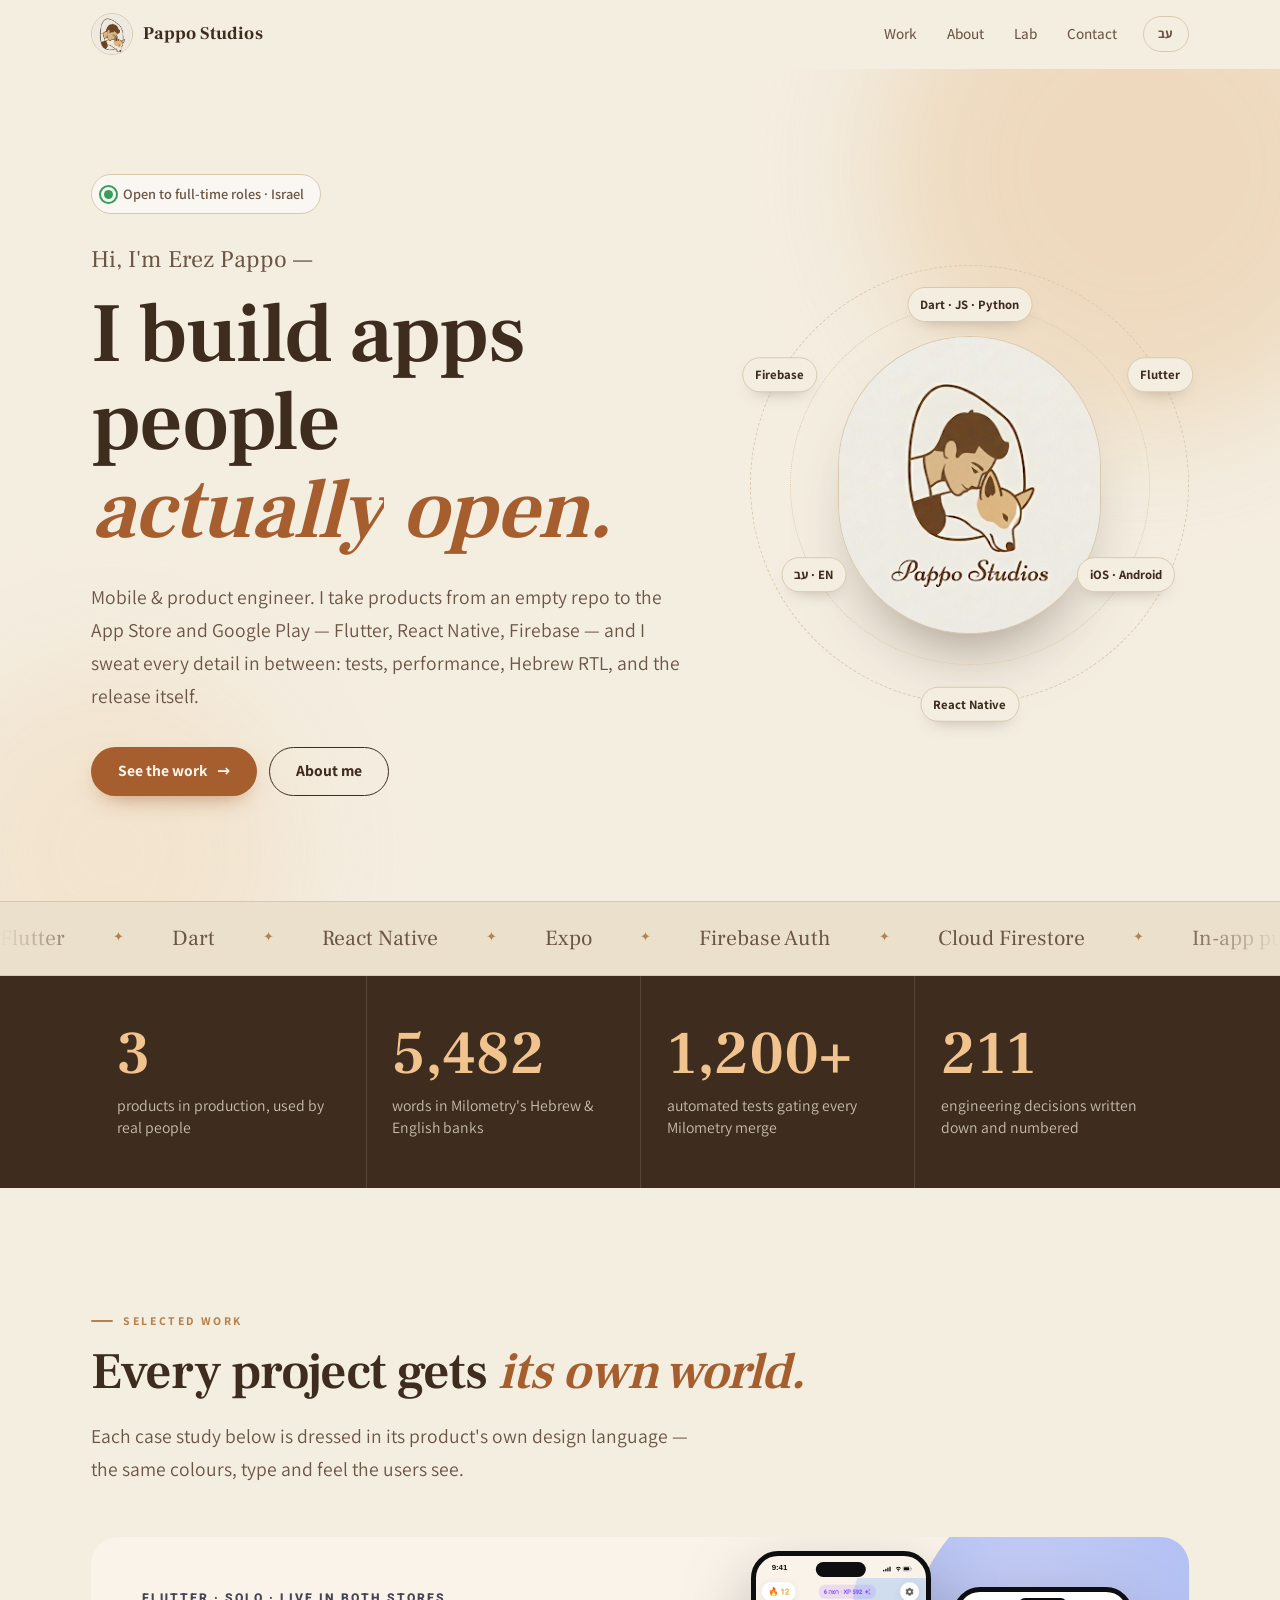
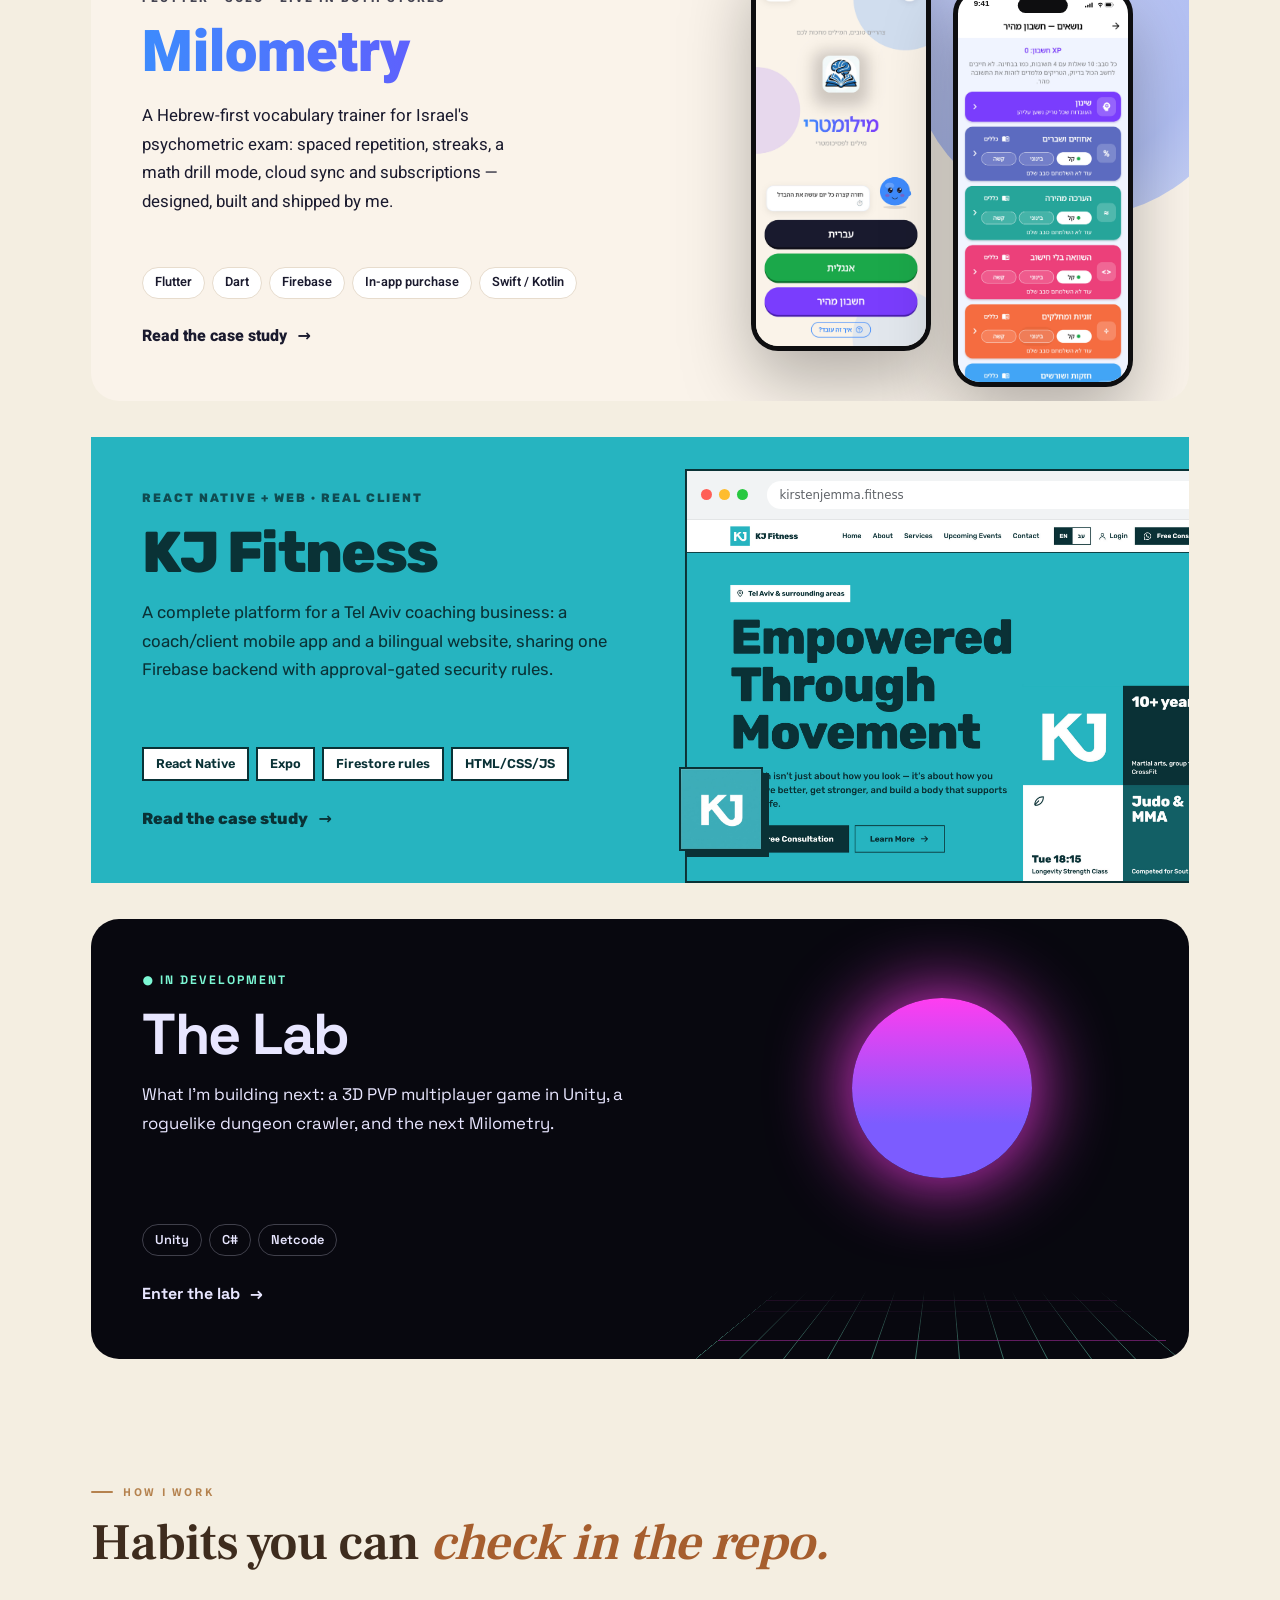
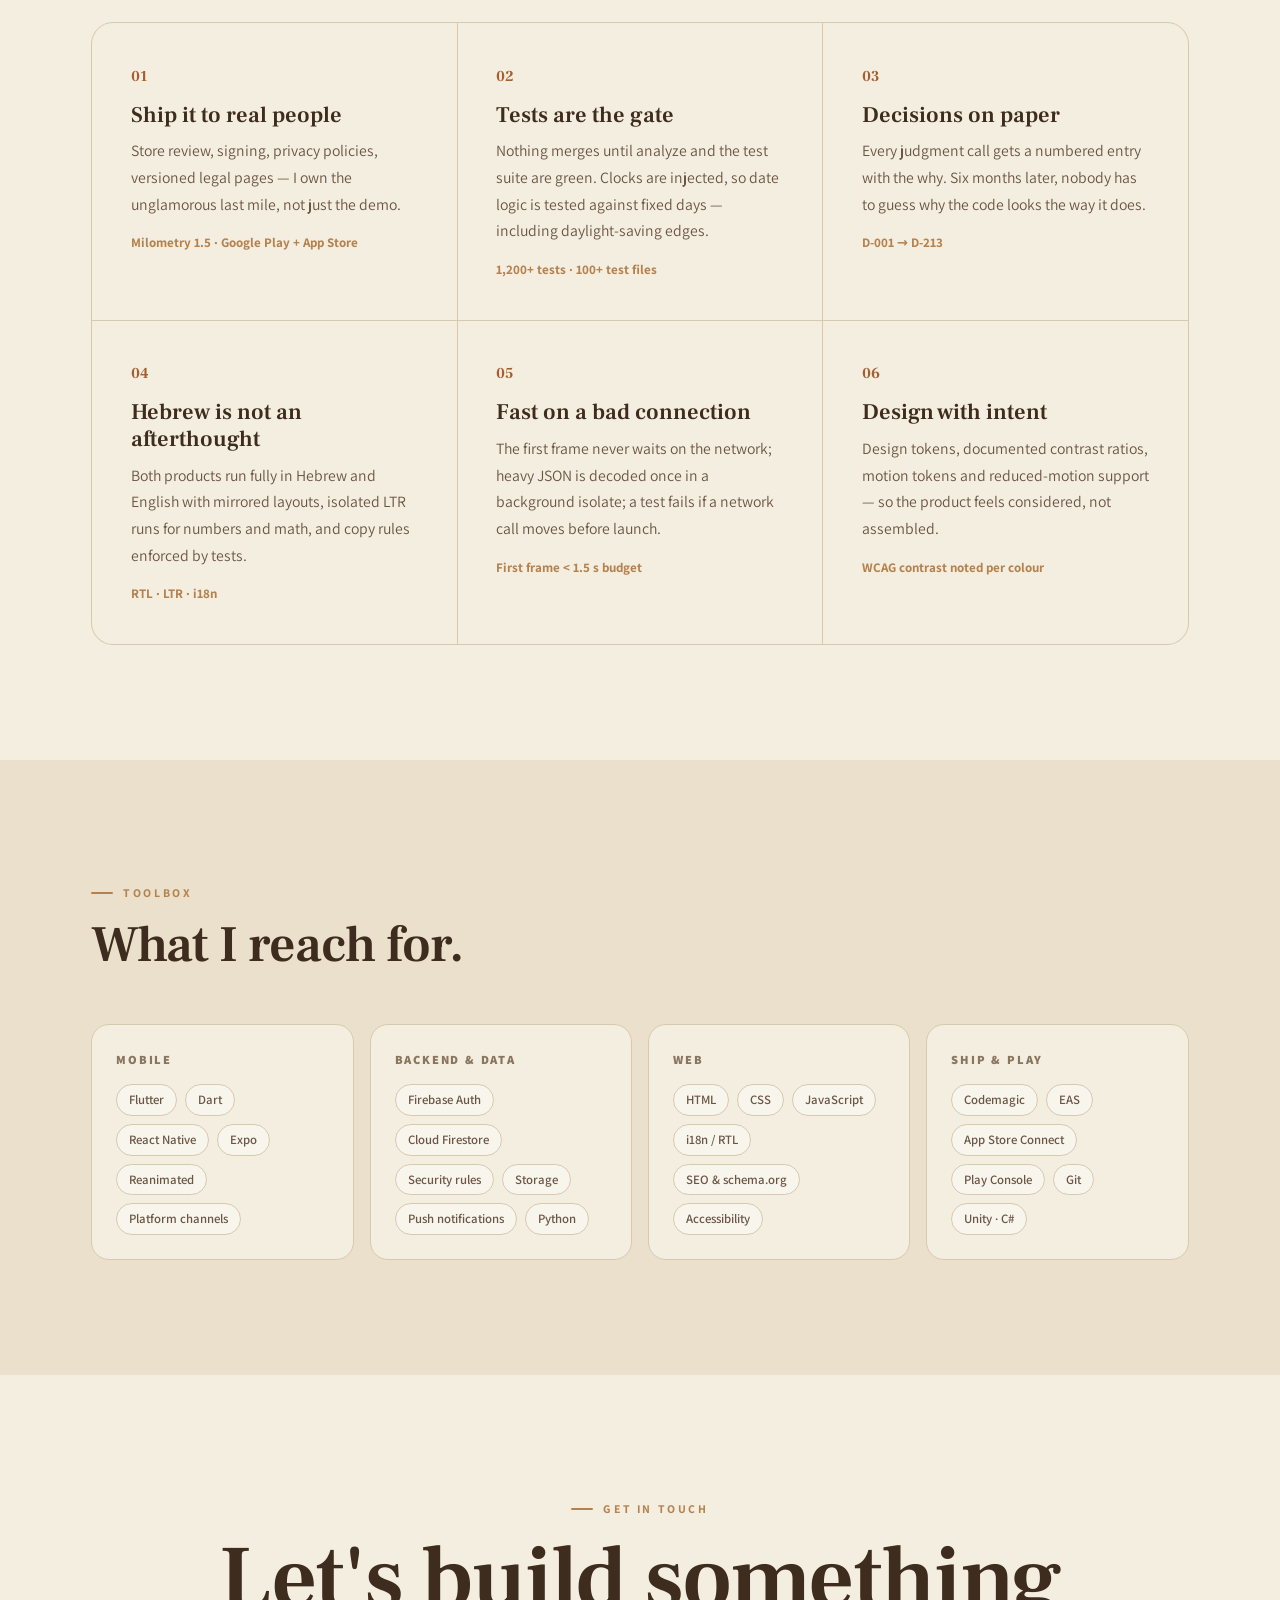
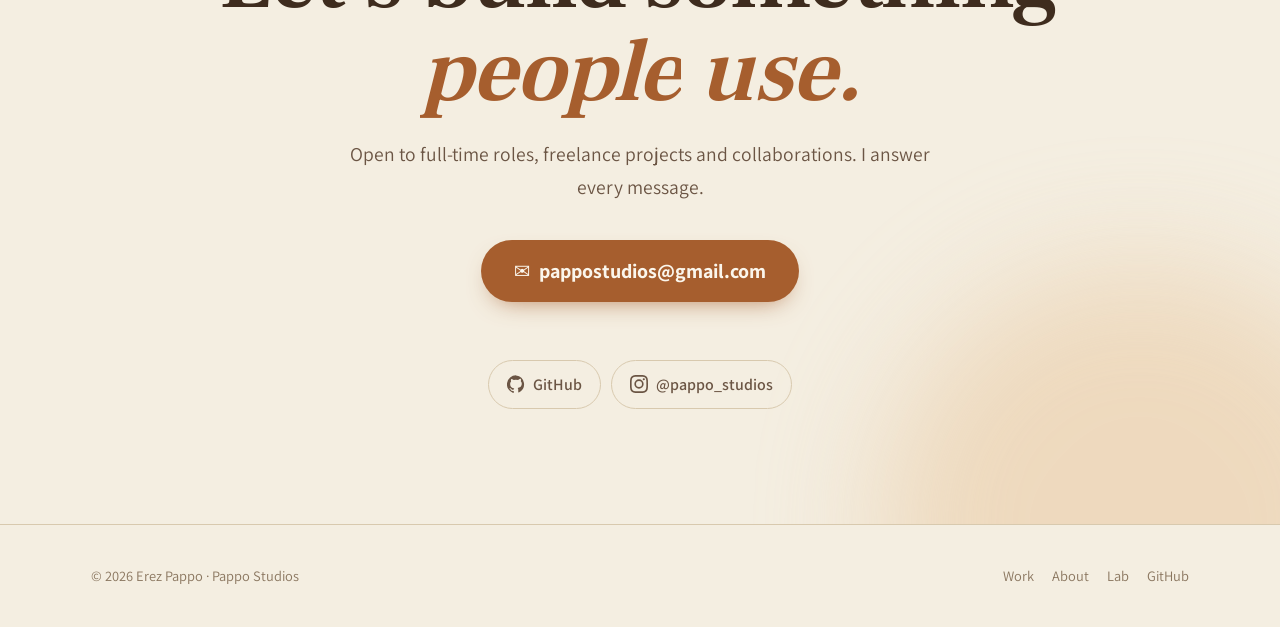
<file: index.html>
<!DOCTYPE html>
<html lang="en" dir="ltr" data-lang="en">
<head>
    <meta charset="UTF-8">
    <meta name="viewport" content="width=device-width, initial-scale=1.0">
    <title>Erez Pappo — Mobile &amp; Product Engineer · Pappo Studios</title>
    <meta name="description" content="Erez Pappo builds and ships mobile apps end to end: Milometry (Flutter, live on Google Play and the App Store) and the KJ Fitness coaching platform (React Native + web, Firebase).">
    <meta name="google-site-verification" content="IaIan8TqYWaDXuc7kkfUvZFAm7i82vRH1DQ_aaLUsQQ" />
    <meta name="theme-color" content="#F4EEE1">
    <meta property="og:title" content="Erez Pappo — Mobile &amp; Product Engineer">
    <meta property="og:description" content="Apps shipped to real users, in Hebrew and English.">
    <meta property="og:image" content="images/pappo-logo.png">
    <link rel="icon" href="images/pappo-mark.png">
    <link rel="preconnect" href="https://fonts.googleapis.com">
    <link rel="preconnect" href="https://fonts.gstatic.com" crossorigin>
    <link href="https://fonts.googleapis.com/css2?family=Frank+Ruhl+Libre:wght@400;500;600;700;900&family=Assistant:wght@300;400;500;600;700;800&display=swap" rel="stylesheet">
    <script>(function(){try{if(localStorage.getItem('lang')==='he'){var d=document.documentElement;d.lang='he';d.dir='rtl';d.setAttribute('data-lang','he');}}catch(e){}})();</script>
    <link rel="stylesheet" href="assets/site.css">
    <style>
        /* ── Hero ── */
        .hero { min-height: calc(100svh - var(--nav-h)); display: grid; align-items: center; padding-block: clamp(2.5rem, 6vw, 4rem); overflow: hidden; }
        .hero .wrap { display: grid; grid-template-columns: 1.15fr .85fr; gap: clamp(2rem, 5vw, 4rem); align-items: center; }
        .hero-blob { position: absolute; border-radius: 50%; filter: blur(60px); opacity: .55; pointer-events: none; z-index: -1; }
        .hero-blob.b1 { width: 520px; height: 520px; background: #E9C9A2; top: -160px; inset-inline-end: -120px; animation: drift 18s ease-in-out infinite alternate; }
        .hero-blob.b2 { width: 380px; height: 380px; background: #F1DCC0; bottom: -140px; inset-inline-start: -80px; animation: drift 22s ease-in-out infinite alternate-reverse; }
        @keyframes drift { to { transform: translate(40px, 30px) scale(1.08); } }

        .status-pill { display: inline-flex; align-items: center; gap: 10px; padding: 7px 16px 7px 12px; border-radius: 999px; background: color-mix(in srgb, white 55%, var(--bg)); border: 1px solid var(--line); font-weight: 600; font-size: .9rem; color: var(--ink-soft); margin-bottom: 26px; }
        .pulse { width: 9px; height: 9px; border-radius: 50%; background: #3A9D5D; position: relative; }
        .pulse::after { content: ''; position: absolute; inset: -5px; border-radius: 50%; border: 2px solid #3A9D5D; animation: ping 2s var(--ease-out) infinite; }
        @keyframes ping { from { transform: scale(.5); opacity: 1; } to { transform: scale(1.6); opacity: 0; } }

        .hero .hello { font-family: var(--display); font-size: clamp(1.2rem, 2vw, 1.5rem); color: var(--ink-soft); margin-bottom: 10px; }
        .hero h1 { font-size: clamp(2.8rem, 6.6vw, 5.6rem); margin-bottom: 26px; }
        .hero .lede { margin-bottom: 34px; }

        .hero-art { container-type: inline-size; position: relative; display: grid; place-items: center; aspect-ratio: 1; max-width: 460px; width: 100%; justify-self: center; }
        .frame { width: 60%; position: relative; z-index: 1; aspect-ratio: 380 / 430; border-radius: 50% / 44%; background: #EEEBE2; border: 1.5px solid var(--line); overflow: hidden; box-shadow: 0 40px 70px -36px rgba(62,44,30,.55); animation: float 7s ease-in-out infinite; }
        .frame img { width: 100%; height: 100%; object-fit: cover; transform: scale(1.18); }
        @keyframes float { 50% { transform: translateY(-12px); } }
        .orbit { position: absolute; inset: 0; z-index: 2; border: 1px dashed var(--line); border-radius: 50%; animation: spin 40s linear infinite; }
        .orbit.o2 { inset: 9%; animation-duration: 28s; animation-direction: reverse; border-style: dotted; }
        .orbit span { position: absolute; top: 50%; left: 50%; transform: rotate(var(--a)) translate(var(--r)) rotate(calc(var(--a) * -1)); }
        .orbit b { display: inline-block; white-space: nowrap; font-size: .8rem; font-weight: 700; padding: 6px 12px; border-radius: 999px; background: var(--bg); border: 1px solid var(--line); color: var(--ink); box-shadow: 0 8px 18px -12px rgba(62,44,30,.5); transform: translate(-50%, -50%); animation: spin 40s linear infinite reverse; }
        .orbit.o2 b { animation-duration: 28s; animation-direction: normal; }
        @keyframes spin { to { transform: rotate(360deg); } }
        .orbit span b { direction: ltr; }

        /* ── Marquee strip ── */
        .strip { border-block: 1px solid var(--line); padding: 18px 0; background: var(--bg-2); }
        .strip .marquee-track span { font-family: var(--display); font-size: 1.35rem; color: var(--ink-soft); display: inline-flex; align-items: center; gap: 48px; }
        .strip .marquee-track span::after { content: '✦'; font-size: .8rem; color: var(--accent-2); }

        /* ── Stats ── */
        .stats { background: var(--ink); color: #F4EEE1; }
        .stats-grid { display: grid; grid-template-columns: repeat(4, 1fr); gap: 0; }
        .stat { padding: clamp(2rem, 4vw, 3rem) clamp(1rem, 2vw, 2rem); border-inline-start: 1px solid rgba(244,238,225,.14); }
        .stat:first-child { border-inline-start: 0; }
        .stat .num { font-family: var(--display); font-size: clamp(2.4rem, 5vw, 3.8rem); line-height: 1; color: #F1C38F; font-weight: 600; direction: ltr; unicode-bidi: isolate; }
        .stat p { margin-top: 10px; color: rgba(244,238,225,.75); font-size: .98rem; line-height: 1.45; }

        /* ── Work cards ── */
        .work-list { display: grid; gap: clamp(1.4rem, 3vw, 2.2rem); }
        .work-card { position: relative; display: grid; grid-template-columns: 1.1fr .9fr; min-height: 440px; border-radius: 28px; overflow: hidden; text-decoration: none; isolation: isolate; }
        .work-card::after { content: ''; position: absolute; inset: 0; background: radial-gradient(600px circle at var(--mx, 50%) var(--my, 50%), rgba(255,255,255,.18), transparent 40%); opacity: 0; transition: opacity .3s; pointer-events: none; }
        .work-card:hover::after { opacity: 1; }
        .work-body { padding: clamp(1.8rem, 4vw, 3.2rem); display: flex; flex-direction: column; gap: 16px; position: relative; z-index: 1; }
        .work-kicker { font-weight: 800; font-size: .76rem; letter-spacing: 2px; text-transform: uppercase; opacity: .8; }
        [lang="he"] .work-kicker { letter-spacing: .5px; font-size: .86rem; }
        .work-body h3 { font-size: clamp(2.2rem, 4.6vw, 3.6rem); line-height: 1; }
        .work-body p { font-size: 1.05rem; max-width: 44ch; }
        .work-body .tags { margin-top: auto; }
        .work-go { display: inline-flex; align-items: center; gap: 10px; font-weight: 800; margin-top: 8px; }
        .work-go .arr { transition: transform .3s var(--ease); display: inline-block; }
        .work-card:hover .work-go .arr { transform: translateX(6px); }
        [dir="rtl"] .work-go .arr { transform: scaleX(-1); }
        [dir="rtl"] .work-card:hover .work-go .arr { transform: scaleX(-1) translateX(6px); }
        .work-visual { position: relative; display: grid; place-items: center; padding: 2rem; }

        /* Milometry card — its own cream / blue→violet palette */
        .wc-milo { background: #FAF3EA; color: #1A1A2E; font-family: 'Heebo', var(--body); }
        .wc-milo h3 { font-weight: 900; background: linear-gradient(90deg, #3D8BFD, #7A3DFD); -webkit-background-clip: text; background-clip: text; color: transparent; padding-bottom: .06em; }
        .wc-milo .tag { background: #fff; border-color: #E7DCCD; color: #1A1A2E; }
        .wc-milo .bubble { position: absolute; width: 340px; height: 340px; border-radius: 50%; background: radial-gradient(circle at 35% 35%, #B7C3F7, #9FB2F5 60%, #C9D6F7); top: -60px; inset-inline-end: -60px; opacity: .8; animation: drift 14s ease-in-out infinite alternate; }
        .wc-milo .work-visual { display: flex; align-items: center; justify-content: center; gap: clamp(12px, 2vw, 22px); padding: 2rem 1.4rem; }
        .wc-milo .phone { flex: 0 1 180px; max-width: 180px; transition: transform .6s var(--ease-out); }
        .wc-milo .phone.p1 { transform: translateY(-18px); }
        .wc-milo .phone.p2 { transform: translateY(18px); }
        .wc-milo:hover .phone.p1 { transform: translateY(-28px); }
        .wc-milo:hover .phone.p2 { transform: translateY(8px); }

        /* KJ card — cyan blocks */
        .wc-kj { background: #26B4C0; color: #0A3236; font-family: 'Rubik', var(--body); border-radius: 0; }
        .wc-kj h3 { font-weight: 800; letter-spacing: -.03em; }
        .wc-kj .tag { background: #fff; border: 2px solid #0A3236; color: #0A3236; border-radius: 0; }
        .wc-kj .work-visual { padding: 2rem 0 0; align-items: end; }
        .wc-kj .browser { width: 118%; max-width: none; border-radius: 0; border: 2px solid #0A3236; box-shadow: 10px 10px 0 #0A3236; transform: translateX(6%); transition: transform .5s var(--ease-out); }
        [dir="rtl"] .wc-kj .browser { box-shadow: -10px 10px 0 #0A3236; transform: translateX(-6%); }
        .wc-kj:hover .browser { transform: translate(2%, -8px); }
        [dir="rtl"] .wc-kj:hover .browser { transform: translate(-2%, -8px); }
        .wc-kj .kj-badge { position: absolute; bottom: 2rem; inset-inline-start: -1rem; width: 84px; height: 84px; border: 2px solid #0A3236; box-shadow: 6px 6px 0 #0A3236; z-index: 2; animation: float 6s ease-in-out infinite; }

        /* Lab card — dark neon */
        .wc-lab { background: #08080F; color: #E8E6FF; font-family: 'Space Grotesk', 'Heebo', var(--body); }
        .wc-lab h3 { font-weight: 700; letter-spacing: -.03em; }
        .wc-lab .work-kicker { color: #7CF7D4; opacity: 1; }
        .wc-lab .tag { background: transparent; border-color: rgba(232,230,255,.25); color: #E8E6FF; }
        .wc-lab .grid-floor { position: absolute; inset: 0; background-image: linear-gradient(rgba(255,61,240,.7) 1px, transparent 1px), linear-gradient(90deg, rgba(124,247,212,.6) 1px, transparent 1px); background-size: 44px 44px; transform: perspective(380px) rotateX(62deg) translateY(30%); transform-origin: bottom; animation: floor 4s linear infinite; -webkit-mask-image: linear-gradient(to top, #000 10%, transparent 80%); mask-image: linear-gradient(to top, #000 10%, transparent 80%); }
        @keyframes floor { to { background-position: 0 44px; } }
        .wc-lab .sun { position: absolute; width: 180px; height: 180px; border-radius: 50%; background: linear-gradient(#FF3DF0, #7C5CFF 70%); top: 18%; box-shadow: 0 0 80px #FF3DF0; animation: float 6s ease-in-out infinite; }
        .wc-lab .work-visual { overflow: hidden; }

        /* ── Principles ── */
        .principles { display: grid; grid-template-columns: repeat(3, 1fr); gap: 1px; background: var(--line); border: 1px solid var(--line); border-radius: 22px; overflow: hidden; }
        .principle { background: var(--bg); padding: clamp(1.6rem, 3vw, 2.4rem); position: relative; transition: background .3s; }
        .principle:hover { background: color-mix(in srgb, white 45%, var(--bg)); }
        .principle .n { font-family: var(--display); font-size: .95rem; color: var(--accent); font-weight: 700; direction: ltr; display: inline-block; }
        .principle h3 { font-family: var(--display); font-size: 1.4rem; font-weight: 600; line-height: 1.2; margin: 12px 0 10px; }
        .principle p { color: var(--ink-soft); font-size: .98rem; }
        .principle .proof { display: block; margin-top: 14px; font-size: .82rem; font-weight: 700; color: var(--accent-2); }

        /* ── Toolbox ── */
        .toolbox { background: var(--bg-2); }
        .tool-grid { display: grid; grid-template-columns: repeat(4, 1fr); gap: 16px; }
        .tool-col { background: var(--bg); border: 1px solid var(--line); border-radius: 18px; padding: 1.5rem; transition: transform .3s var(--ease), box-shadow .3s; }
        .tool-col:hover { transform: translateY(-4px); box-shadow: 0 20px 34px -24px rgba(62,44,30,.45); }
        .tool-col h3 { font-size: .78rem; text-transform: uppercase; letter-spacing: 1.8px; color: var(--muted); margin-bottom: 14px; font-weight: 800; }
        [lang="he"] .tool-col h3 { letter-spacing: .4px; font-size: .9rem; }
        .tool-col .tags { gap: 8px; }

        /* ── Contact ── */
        .contact { text-align: center; overflow: hidden; }
        .contact h2 { font-size: clamp(2.6rem, 7vw, 5.6rem); margin-bottom: 1.2rem; }
        .contact .lede { margin-inline: auto; margin-bottom: 2.2rem; }
        .contact .btn-row { justify-content: center; }
        .mail-btn { font-size: clamp(1rem, 2.4vw, 1.25rem); padding: 18px 32px; direction: ltr; }
        .copy-note { display: block; height: 1.4em; margin-top: 12px; color: var(--muted); font-size: .9rem; }
        .socials { display: flex; justify-content: center; flex-wrap: wrap; gap: 10px; margin-top: 26px; }
        .socials a { display: inline-flex; align-items: center; gap: 8px; text-decoration: none; padding: 10px 18px; border-radius: 999px; border: 1px solid var(--line); font-weight: 600; color: var(--ink-soft); transition: color .2s, border-color .2s, transform .2s; }
        .socials a:hover { color: var(--accent); border-color: var(--accent); transform: translateY(-2px); }
        .socials svg { width: 18px; height: 18px; fill: currentColor; }

        @media (max-width: 960px) {
            .stats-grid { grid-template-columns: repeat(2, 1fr); }
            .stat:nth-child(3) { border-inline-start: 0; }
            .stat:nth-child(n+3) { border-top: 1px solid rgba(244,238,225,.14); }
            .principles { grid-template-columns: repeat(2, 1fr); }
            .tool-grid { grid-template-columns: repeat(2, 1fr); }
        }
        @media (max-width: 820px) {
            .hero .wrap { grid-template-columns: 1fr; }
            .hero-art { order: -1; max-width: 300px; margin-bottom: 28px; }
            .work-card { grid-template-columns: 1fr; min-height: 0; }
            .work-visual { min-height: 300px; }
            .wc-kj .browser { width: 92%; transform: none; }
            [dir="rtl"] .wc-kj .browser { transform: none; }
        }
        @media (max-width: 560px) {
            .principles, .tool-grid { grid-template-columns: 1fr; }
            .orbit b { font-size: .7rem; padding: 4px 9px; }
        }
    </style>
    <link href="https://fonts.googleapis.com/css2?family=Heebo:wght@400;700;900&family=Rubik:wght@500;800&family=Space+Grotesk:wght@500;700&display=swap" rel="stylesheet">
</head>
<body class="theme-pappo">
    <a class="skip" href="#main"><span class="en">Skip to content</span><span class="he">דילוג לתוכן</span></a>
    <div class="progress" aria-hidden="true"></div>

    <header class="site-header">
        <div class="wrap nav-inner">
            <a href="index.html" class="brand" aria-label="Pappo Studios — home">
                <img src="images/pappo-mark.png" alt="" width="42" height="42">
                <span class="wordmark">Pappo Studios</span>
            </a>
            <button class="burger" aria-label="Menu" aria-expanded="false"><i></i></button>
            <nav class="nav-links" aria-label="Main">
                <a href="projects.html"><span class="en">Work</span><span class="he">עבודות</span></a>
                <a href="about.html"><span class="en">About</span><span class="he">אודות</span></a>
                <a href="future.html"><span class="en">Lab</span><span class="he">מעבדה</span></a>
                <a href="#contact"><span class="en">Contact</span><span class="he">צרו קשר</span></a>
                <button class="lang-btn" type="button">עב</button>
            </nav>
        </div>
    </header>

    <main id="main">

        <!-- ═════ HERO ═════ -->
        <section class="hero">
            <div class="hero-blob b1"></div><div class="hero-blob b2"></div>
            <div class="wrap">
                <div class="hero-text">
                    <span class="status-pill reveal"><span class="pulse"></span>
                        <span class="en">Open to full-time roles · Israel</span>
                        <span class="he">פתוח להצעות למשרה מלאה · ישראל</span>
                    </span>
                    <p class="hello reveal" style="--i:1">
                        <span class="en">Hi, I'm Erez Pappo —</span>
                        <span class="he">היי, אני ארז פפו —</span>
                    </p>
                    <h1 class="h-display" data-split>
                        <span class="en">I build apps people <em>actually open.</em></span>
                        <span class="he">אני בונה אפליקציות <em>שאנשים באמת פותחים.</em></span>
                    </h1>
                    <p class="lede reveal" style="--i:3">
                        <span class="en">Mobile &amp; product engineer. I take products from an empty repo to the App Store and Google Play — Flutter, React Native, Firebase — and I sweat every detail in between: tests, performance, Hebrew&nbsp;RTL, and the release itself.</span>
                        <span class="he">מפתח מובייל ומוצר. אני לוקח מוצרים מ-Repo ריק ועד ה-App Store ו-Google Play — Flutter, React Native, Firebase — ומקפיד על כל פרט בדרך: בדיקות, ביצועים, עברית מימין לשמאל, והשחרור עצמו.</span>
                    </p>
                    <div class="btn-row reveal" style="--i:4">
                        <a href="projects.html" class="btn btn-solid" data-magnetic>
                            <span class="en">See the work</span><span class="he">לעבודות</span> <span class="arr">→</span>
                        </a>
                        <a href="about.html" class="btn btn-ghost">
                            <span class="en">About me</span><span class="he">קצת עליי</span>
                        </a>
                    </div>
                </div>

                <div class="hero-art reveal zoom" aria-hidden="true">
                    <div class="orbit">
                        <span style="--a:-30deg; --r:50cqw"><b>Flutter</b></span>
                        <span style="--a:90deg; --r:50cqw"><b>React Native</b></span>
                        <span style="--a:210deg; --r:50cqw"><b>Firebase</b></span>
                    </div>
                    <div class="orbit o2">
                        <span style="--a:30deg; --r:41cqw"><b>iOS · Android</b></span>
                        <span style="--a:150deg; --r:41cqw"><b>עב · EN</b></span>
                        <span style="--a:270deg; --r:41cqw"><b>Dart · JS · Python</b></span>
                    </div>
                    <div class="frame"><img src="images/pappo-logo.png" alt=""></div>
                </div>
            </div>
        </section>

        <div class="strip" aria-hidden="true">
            <div class="marquee"><div class="marquee-track">
                <span>Flutter</span><span>Dart</span><span>React Native</span><span>Expo</span><span>Firebase Auth</span><span>Cloud Firestore</span><span>In-app purchases</span><span>Codemagic CI/CD</span><span>Swift &amp; Kotlin bridges</span><span>Python pipelines</span><span>Unity · C#</span><span>HTML · CSS · JS</span>
                <span>Flutter</span><span>Dart</span><span>React Native</span><span>Expo</span><span>Firebase Auth</span><span>Cloud Firestore</span><span>In-app purchases</span><span>Codemagic CI/CD</span><span>Swift &amp; Kotlin bridges</span><span>Python pipelines</span><span>Unity · C#</span><span>HTML · CSS · JS</span>
            </div></div>
        </div>

        <!-- ═════ NUMBERS ═════ -->
        <section class="stats" aria-label="By the numbers">
            <div class="wrap stats-grid">
                <div class="stat reveal"><div class="num" data-count="3">0</div><p><span class="en">products in production, used by real people</span><span class="he">מוצרים בפרודקשן, בשימוש של אנשים אמיתיים</span></p></div>
                <div class="stat reveal" style="--i:1"><div class="num" data-count="5483">0</div><p><span class="en">words in Milometry's Hebrew &amp; English banks</span><span class="he">מילים במאגרי העברית והאנגלית של מילומטרי</span></p></div>
                <div class="stat reveal" style="--i:2"><div class="num" data-count="1200" data-suffix="+">0</div><p><span class="en">automated tests gating every Milometry merge</span><span class="he">בדיקות אוטומטיות שעומדות בפני כל מיזוג במילומטרי</span></p></div>
                <div class="stat reveal" style="--i:3"><div class="num" data-count="211">0</div><p><span class="en">engineering decisions written down and numbered</span><span class="he">החלטות הנדסיות כתובות וממוספרות</span></p></div>
            </div>
        </section>

        <!-- ═════ SELECTED WORK ═════ -->
        <section class="section" id="work">
            <div class="wrap">
                <div class="section-head">
                    <p class="eyebrow reveal"><span class="en">Selected work</span><span class="he">עבודות נבחרות</span></p>
                    <h2 class="h-section reveal" style="--i:1">
                        <span class="en">Every project gets <em>its own world.</em></span>
                        <span class="he">לכל פרויקט <em>יש עולם משלו.</em></span>
                    </h2>
                    <p class="lede reveal" style="--i:2">
                        <span class="en">Each case study below is dressed in its product's own design language — the same colours, type and feel the users see.</span>
                        <span class="he">כל ניתוח פרויקט כאן לבוש בשפה העיצובית של המוצר עצמו — אותם צבעים, טיפוגרפיה ותחושה שהמשתמשים רואים.</span>
                    </p>
                </div>

                <div class="work-list">
                    <a href="milometry.html" class="work-card wc-milo reveal" data-tilt="3">
                        <div class="work-body">
                            <span class="work-kicker"><span class="en">Flutter · Solo · Live in both stores</span><span class="he">Flutter · עבודת יחיד · באוויר בשתי החנויות</span></span>
                            <h3><span class="en">Milometry</span><span class="he">מילומטרי</span></h3>
                            <p>
                                <span class="en">A Hebrew-first vocabulary trainer for Israel's psychometric exam: spaced repetition, streaks, a math drill mode, cloud sync and subscriptions — designed, built and shipped by me.</span>
                                <span class="he">מאמן אוצר מילים לפסיכומטרי, בעברית קודם כול: חזרה מרווחת, רצפים, מצב תרגול חשבון, סנכרון לענן ומנויים — עוצב, נבנה ושוחרר על ידי.</span>
                            </p>
                            <div class="tags"><span class="tag">Flutter</span><span class="tag">Dart</span><span class="tag">Firebase</span><span class="tag">In-app purchase</span><span class="tag">Swift / Kotlin</span></div>
                            <span class="work-go"><span class="en">Read the case study</span><span class="he">לניתוח הפרויקט</span> <span class="arr">→</span></span>
                        </div>
                        <div class="work-visual" aria-hidden="true">
                            <div class="bubble"></div>
                            <div class="phone p1" style="--sb:#FAF3E9"><img src="images/milometry/home.jpg" alt="" loading="lazy"></div>
                            <div class="phone p2"><img src="images/milometry/math-topics.jpg" alt="" loading="lazy"></div>
                        </div>
                    </a>

                    <a href="kj-fitness.html" class="work-card wc-kj reveal" data-tilt="3">
                        <div class="work-body">
                            <span class="work-kicker"><span class="en">React Native + Web · Real client</span><span class="he">React Native + Web · לקוחה אמיתית</span></span>
                            <h3>KJ Fitness</h3>
                            <p>
                                <span class="en">A complete platform for a Tel Aviv coaching business: a coach/client mobile app and a bilingual website, sharing one Firebase backend with approval-gated security rules.</span>
                                <span class="he">פלטפורמה שלמה לעסק אימון בתל אביב: אפליקציה למאמנת וללקוחות ואתר דו-לשוני, על Backend אחד ב-Firebase עם חוקי אבטחה שמחייבים אישור.</span>
                            </p>
                            <div class="tags"><span class="tag">React Native</span><span class="tag">Expo</span><span class="tag">Firestore rules</span><span class="tag">HTML/CSS/JS</span></div>
                            <span class="work-go"><span class="en">Read the case study</span><span class="he">לניתוח הפרויקט</span> <span class="arr">→</span></span>
                        </div>
                        <div class="work-visual" aria-hidden="true">
                            <img class="kj-badge" src="images/kj/kj-logo.jpg" alt="" loading="lazy">
                            <div class="browser"><div class="browser-bar"><i></i><i></i><i></i><span>kirstenjemma.fitness</span></div><img src="images/kj/kj-web-desktop.jpg" alt="" loading="lazy"></div>
                        </div>
                    </a>

                    <a href="future.html" class="work-card wc-lab reveal" data-tilt="3">
                        <div class="work-body">
                            <span class="work-kicker"><span class="en">● In development</span><span class="he">● בפיתוח</span></span>
                            <h3><span class="en">The Lab</span><span class="he">המעבדה</span></h3>
                            <p>
                                <span class="en">What I'm building next: a 3D PVP multiplayer game in Unity, a roguelike dungeon crawler, and the next Milometry.</span>
                                <span class="he">מה שאני בונה עכשיו: משחק PVP תלת-ממדי מרובה משתתפים ב-Unity, משחק מבוכים Roguelike, והגרסה הבאה של מילומטרי.</span>
                            </p>
                            <div class="tags"><span class="tag">Unity</span><span class="tag">C#</span><span class="tag">Netcode</span></div>
                            <span class="work-go"><span class="en">Enter the lab</span><span class="he">כניסה למעבדה</span> <span class="arr">→</span></span>
                        </div>
                        <div class="work-visual" aria-hidden="true"><div class="sun"></div><div class="grid-floor"></div></div>
                    </a>
                </div>
            </div>
        </section>

        <!-- ═════ HOW I WORK ═════ -->
        <section class="section" style="padding-top:0">
            <div class="wrap">
                <div class="section-head">
                    <p class="eyebrow reveal"><span class="en">How I work</span><span class="he">איך אני עובד</span></p>
                    <h2 class="h-section reveal" style="--i:1">
                        <span class="en">Habits you can <em>check in the repo.</em></span>
                        <span class="he">הרגלים שאפשר <em>לבדוק ב-Repo.</em></span>
                    </h2>
                </div>
                <div class="principles" data-stagger>
                    <div class="principle">
                        <span class="n">01</span>
                        <h3><span class="en">Ship it to real people</span><span class="he">לשחרר לאנשים אמיתיים</span></h3>
                        <p><span class="en">Store review, signing, privacy policies, versioned legal pages — I own the unglamorous last mile, not just the demo.</span><span class="he">ביקורת חנות, חתימות, מדיניות פרטיות, דפים משפטיים עם גרסאות — אני לוקח את הקילומטר האחרון, לא רק את הדמו.</span></p>
                        <span class="proof"><span class="en">Milometry 1.5 · Google Play + App Store</span><span class="he">מילומטרי 1.5 · Google Play + App Store</span></span>
                    </div>
                    <div class="principle">
                        <span class="n">02</span>
                        <h3><span class="en">Tests are the gate</span><span class="he">הבדיקות הן השער</span></h3>
                        <p><span class="en">Nothing merges until analyze and the test suite are green. Clocks are injected, so date logic is tested against fixed days — including daylight-saving edges.</span><span class="he">שום דבר לא נכנס עד שה-analyze וסוויטת הבדיקות ירוקים. השעון מוזרק, כך שלוגיקת תאריכים נבדקת מול ימים קבועים — כולל מעברי שעון קיץ.</span></p>
                        <span class="proof"><span class="en">1,200+ tests · 100+ test files</span><span class="he">1,200+ בדיקות · 100+ קובצי בדיקה</span></span>
                    </div>
                    <div class="principle">
                        <span class="n">03</span>
                        <h3><span class="en">Decisions on paper</span><span class="he">החלטות על הכתב</span></h3>
                        <p><span class="en">Every judgment call gets a numbered entry with the why. Six months later, nobody has to guess why the code looks the way it does.</span><span class="he">כל החלטה מקבלת רשומה ממוספרת עם ה"למה". חצי שנה אחר כך אף אחד לא צריך לנחש למה הקוד נראה כמו שהוא נראה.</span></p>
                        <span class="proof"><span class="en">D-001 → D-213</span><span class="he">D-001 → D-213</span></span>
                    </div>
                    <div class="principle">
                        <span class="n">04</span>
                        <h3><span class="en">Hebrew is not an afterthought</span><span class="he">עברית היא לא תוספת</span></h3>
                        <p><span class="en">Both products run fully in Hebrew and English with mirrored layouts, isolated LTR runs for numbers and math, and copy rules enforced by tests.</span><span class="he">שני המוצרים עובדים במלואם בעברית ובאנגלית, עם פריסה מראה, בידוד של מספרים ונוסחאות משמאל לימין, וכללי ניסוח שנאכפים בבדיקות.</span></p>
                        <span class="proof">RTL · LTR · i18n</span>
                    </div>
                    <div class="principle">
                        <span class="n">05</span>
                        <h3><span class="en">Fast on a bad connection</span><span class="he">מהיר גם בקליטה גרועה</span></h3>
                        <p><span class="en">The first frame never waits on the network; heavy JSON is decoded once in a background isolate; a test fails if a network call moves before launch.</span><span class="he">הפריים הראשון אף פעם לא מחכה לרשת; JSON כבד מפוענח פעם אחת ב-Isolate ברקע; בדיקה נכשלת אם קריאת רשת זזה לפני העלייה.</span></p>
                        <span class="proof"><span class="en">First frame &lt; 1.5 s budget</span><span class="he">תקציב פריים ראשון &lt; 1.5 שנ׳</span></span>
                    </div>
                    <div class="principle">
                        <span class="n">06</span>
                        <h3><span class="en">Design with intent</span><span class="he">עיצוב עם כוונה</span></h3>
                        <p><span class="en">Design tokens, documented contrast ratios, motion tokens and reduced-motion support — so the product feels considered, not assembled.</span><span class="he">Design tokens, יחסי ניגודיות מתועדים, טוקנים לתנועה ותמיכה ב-Reduced motion — כדי שהמוצר ירגיש מתוכנן, לא מורכב מחלקים.</span></p>
                        <span class="proof"><span class="en">WCAG contrast noted per colour</span><span class="he">ניגודיות WCAG מתועדת לכל צבע</span></span>
                    </div>
                </div>
            </div>
        </section>

        <!-- ═════ TOOLBOX ═════ -->
        <section class="section toolbox">
            <div class="wrap">
                <div class="section-head">
                    <p class="eyebrow reveal"><span class="en">Toolbox</span><span class="he">ארגז כלים</span></p>
                    <h2 class="h-section reveal" style="--i:1">
                        <span class="en">What I reach for.</span>
                        <span class="he">במה אני משתמש.</span>
                    </h2>
                </div>
                <div class="tool-grid" data-stagger>
                    <div class="tool-col">
                        <h3><span class="en">Mobile</span><span class="he">מובייל</span></h3>
                        <div class="tags"><span class="tag">Flutter</span><span class="tag">Dart</span><span class="tag">React Native</span><span class="tag">Expo</span><span class="tag">Reanimated</span><span class="tag">Platform channels</span></div>
                    </div>
                    <div class="tool-col">
                        <h3><span class="en">Backend &amp; data</span><span class="he">Backend ונתונים</span></h3>
                        <div class="tags"><span class="tag">Firebase Auth</span><span class="tag">Cloud Firestore</span><span class="tag">Security rules</span><span class="tag">Storage</span><span class="tag">Push notifications</span><span class="tag">Python</span></div>
                    </div>
                    <div class="tool-col">
                        <h3><span class="en">Web</span><span class="he">ווב</span></h3>
                        <div class="tags"><span class="tag">HTML</span><span class="tag">CSS</span><span class="tag">JavaScript</span><span class="tag">i18n / RTL</span><span class="tag">SEO &amp; schema.org</span><span class="tag">Accessibility</span></div>
                    </div>
                    <div class="tool-col">
                        <h3><span class="en">Ship &amp; play</span><span class="he">שחרור ומשחקים</span></h3>
                        <div class="tags"><span class="tag">Codemagic</span><span class="tag">EAS</span><span class="tag">App Store Connect</span><span class="tag">Play Console</span><span class="tag">Git</span><span class="tag">Unity · C#</span></div>
                    </div>
                </div>
            </div>
        </section>

        <!-- ═════ CONTACT ═════ -->
        <section class="section contact" id="contact">
            <div class="hero-blob b1" style="top:auto;bottom:-260px"></div>
            <div class="wrap">
                <p class="eyebrow reveal"><span class="en">Get in touch</span><span class="he">יצירת קשר</span></p>
                <h2 class="h-display" data-split>
                    <span class="en">Let's build something <em>people use.</em></span>
                    <span class="he">בואו נבנה משהו <em>שאנשים משתמשים בו.</em></span>
                </h2>
                <p class="lede reveal">
                    <span class="en">Open to full-time roles, freelance projects and collaborations. I answer every message.</span>
                    <span class="he">פתוח למשרות מלאות, לפרויקטים כפרילנסר ולשיתופי פעולה. אני עונה לכל הודעה.</span>
                </p>
                <div class="btn-row reveal">
                    <a href="mailto:pappostudios@gmail.com" class="btn btn-solid mail-btn" data-magnetic data-copy="pappostudios@gmail.com">✉&nbsp; pappostudios@gmail.com</a>
                </div>
                <span class="copy-note" aria-live="polite"></span>
                <div class="socials reveal">
                    <a href="https://github.com/pappostudios" target="_blank" rel="noopener"><svg viewBox="0 0 24 24" aria-hidden="true"><path d="M12 .5a12 12 0 0 0-3.8 23.4c.6.1.8-.3.8-.6v-2c-3.3.7-4-1.6-4-1.6-.6-1.4-1.4-1.8-1.4-1.8-1-.7.1-.7.1-.7 1.2.1 1.8 1.2 1.8 1.2 1 1.8 2.8 1.3 3.5 1 0-.8.4-1.3.7-1.6-2.7-.3-5.5-1.3-5.5-6 0-1.2.5-2.3 1.3-3.1-.2-.4-.6-1.6.1-3.2 0 0 1-.3 3.3 1.2a11.5 11.5 0 0 1 6 0C17.3 4.7 18.3 5 18.3 5c.7 1.6.2 2.8.1 3.2.8.8 1.3 1.9 1.3 3.1 0 4.6-2.8 5.6-5.5 5.9.4.4.8 1.1.8 2.2v3.3c0 .3.2.7.8.6A12 12 0 0 0 12 .5Z"/></svg>GitHub</a>
                    <a href="https://www.instagram.com/pappo_studios?igsh=cGtnejB0eWY4bWkz" target="_blank" rel="noopener"><svg viewBox="0 0 24 24" aria-hidden="true"><path d="M12 2.2c3.2 0 3.6 0 4.8.1 3.2.1 4.8 1.7 4.9 4.9.1 1.3.1 1.6.1 4.8s0 3.6-.1 4.8c-.1 3.2-1.7 4.8-4.9 4.9-1.3.1-1.6.1-4.8.1s-3.6 0-4.8-.1c-3.3-.1-4.8-1.7-4.9-4.9C2.2 15.6 2.2 15.2 2.2 12s0-3.6.1-4.8C2.4 3.9 4 2.4 7.2 2.3 8.4 2.2 8.8 2.2 12 2.2ZM12 0C8.7 0 8.3 0 7.1.1 2.7.3.3 2.7.1 7.1 0 8.3 0 8.7 0 12s0 3.7.1 4.9c.2 4.4 2.6 6.8 7 7 1.2.1 1.6.1 4.9.1s3.7 0 4.9-.1c4.4-.2 6.8-2.6 7-7 .1-1.2.1-1.6.1-4.9s0-3.7-.1-4.9c-.2-4.4-2.6-6.8-7-7C15.7 0 15.3 0 12 0Zm0 5.8a6.2 6.2 0 1 0 0 12.4 6.2 6.2 0 0 0 0-12.4ZM12 16a4 4 0 1 1 0-8 4 4 0 0 1 0 8Zm6.4-11.8a1.4 1.4 0 1 0 0 2.9 1.4 1.4 0 0 0 0-2.9Z"/></svg>@pappo_studios</a>
                    <!-- EDIT: add your LinkedIn here, e.g.
                    <a href="https://www.linkedin.com/in/YOUR-HANDLE" target="_blank" rel="noopener">LinkedIn</a> -->
                </div>
            </div>
        </section>
    </main>

    <footer class="site-footer">
        <div class="wrap">
            <span><span class="en">© <span data-year>2026</span> Erez Pappo · Pappo Studios</span><span class="he">© <span data-year>2026</span> ארז פפו · Pappo Studios</span></span>
            <nav aria-label="Footer">
                <a href="projects.html"><span class="en">Work</span><span class="he">עבודות</span></a>
                <a href="about.html"><span class="en">About</span><span class="he">אודות</span></a>
                <a href="future.html"><span class="en">Lab</span><span class="he">מעבדה</span></a>
                <a href="https://github.com/pappostudios" target="_blank" rel="noopener">GitHub</a>
            </nav>
        </div>
    </footer>

    <script src="assets/site.js"></script>
    <script>
        /* Click the email: open the mail app and also copy the address. */
        document.querySelectorAll('[data-copy]').forEach(function (a) {
            a.addEventListener('click', function () {
                var note = document.querySelector('.copy-note');
                if (!navigator.clipboard || !note) return;
                navigator.clipboard.writeText(a.getAttribute('data-copy')).then(function () {
                    note.textContent = document.documentElement.getAttribute('data-lang') === 'he' ? 'הכתובת הועתקה ✓' : 'Address copied ✓';
                    setTimeout(function () { note.textContent = ''; }, 2400);
                }).catch(function () {});
            });
        });
    </script>
</body>
</html>
</file>
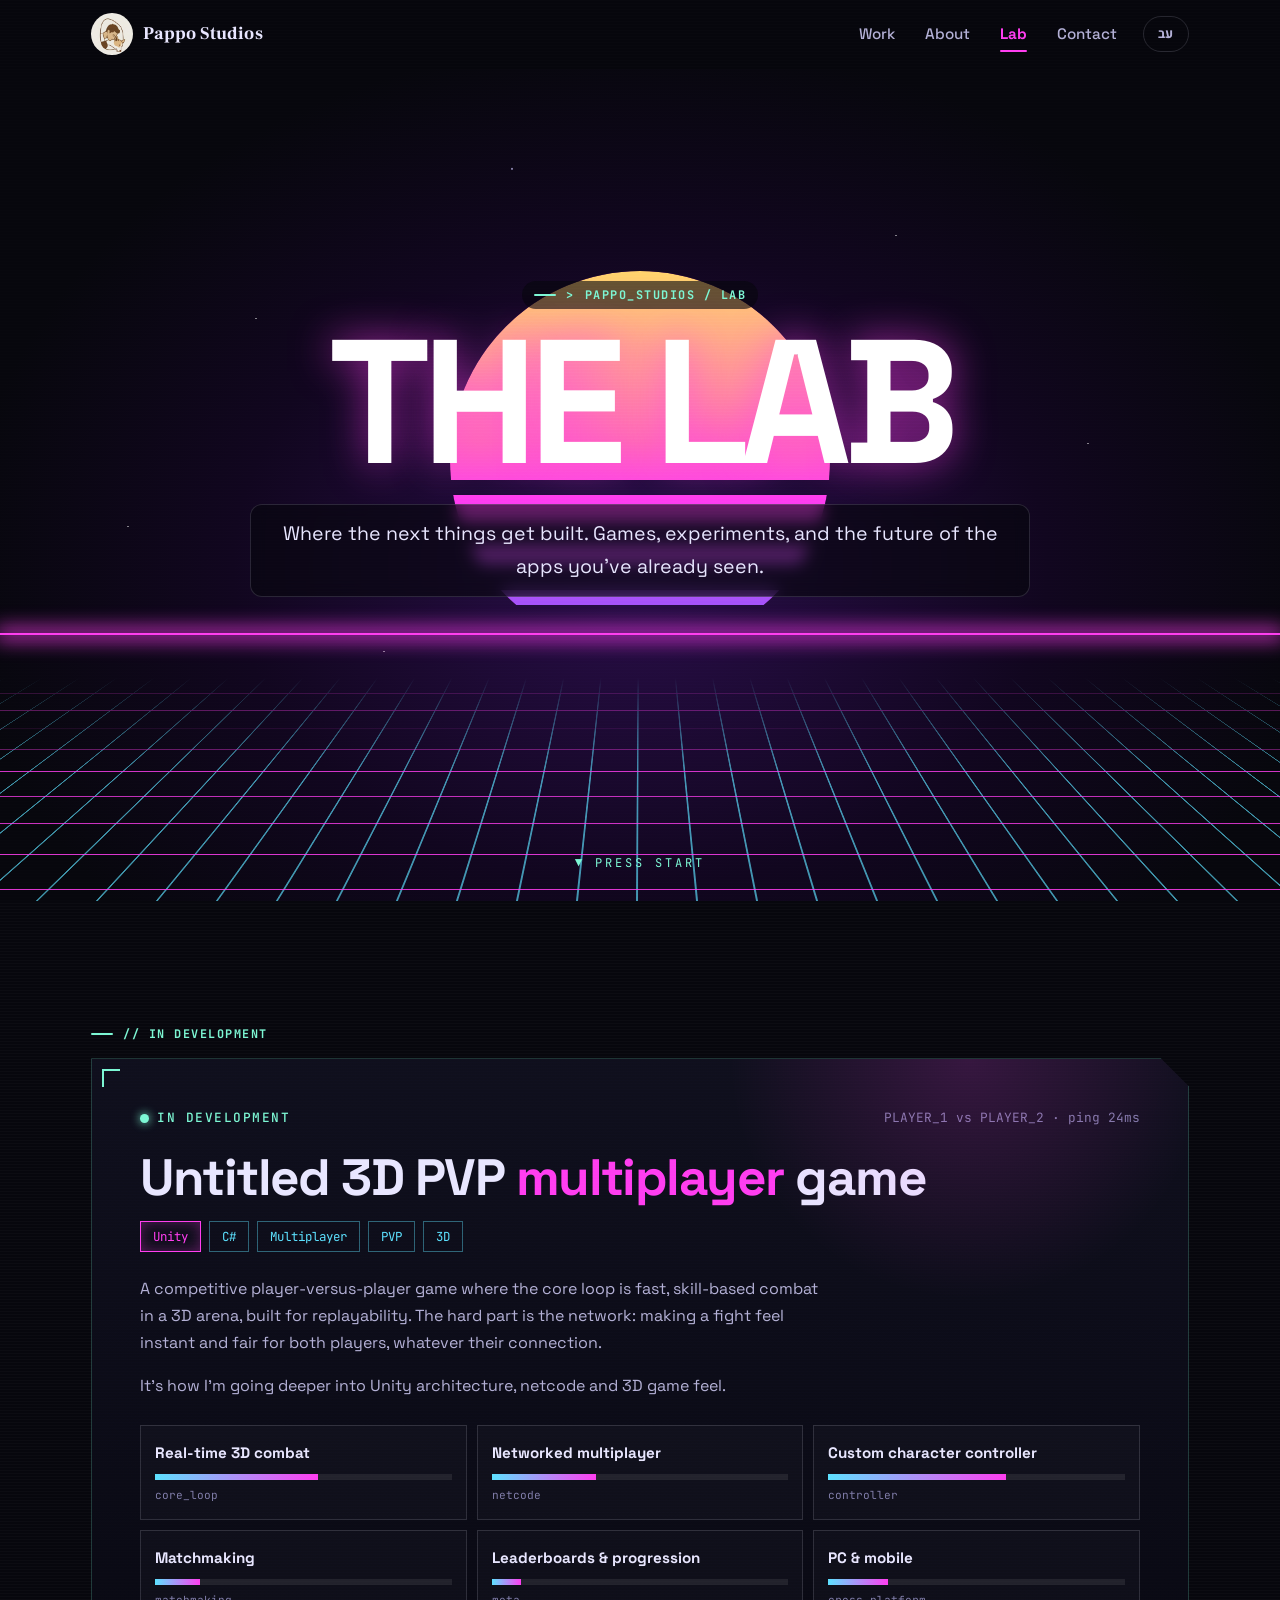
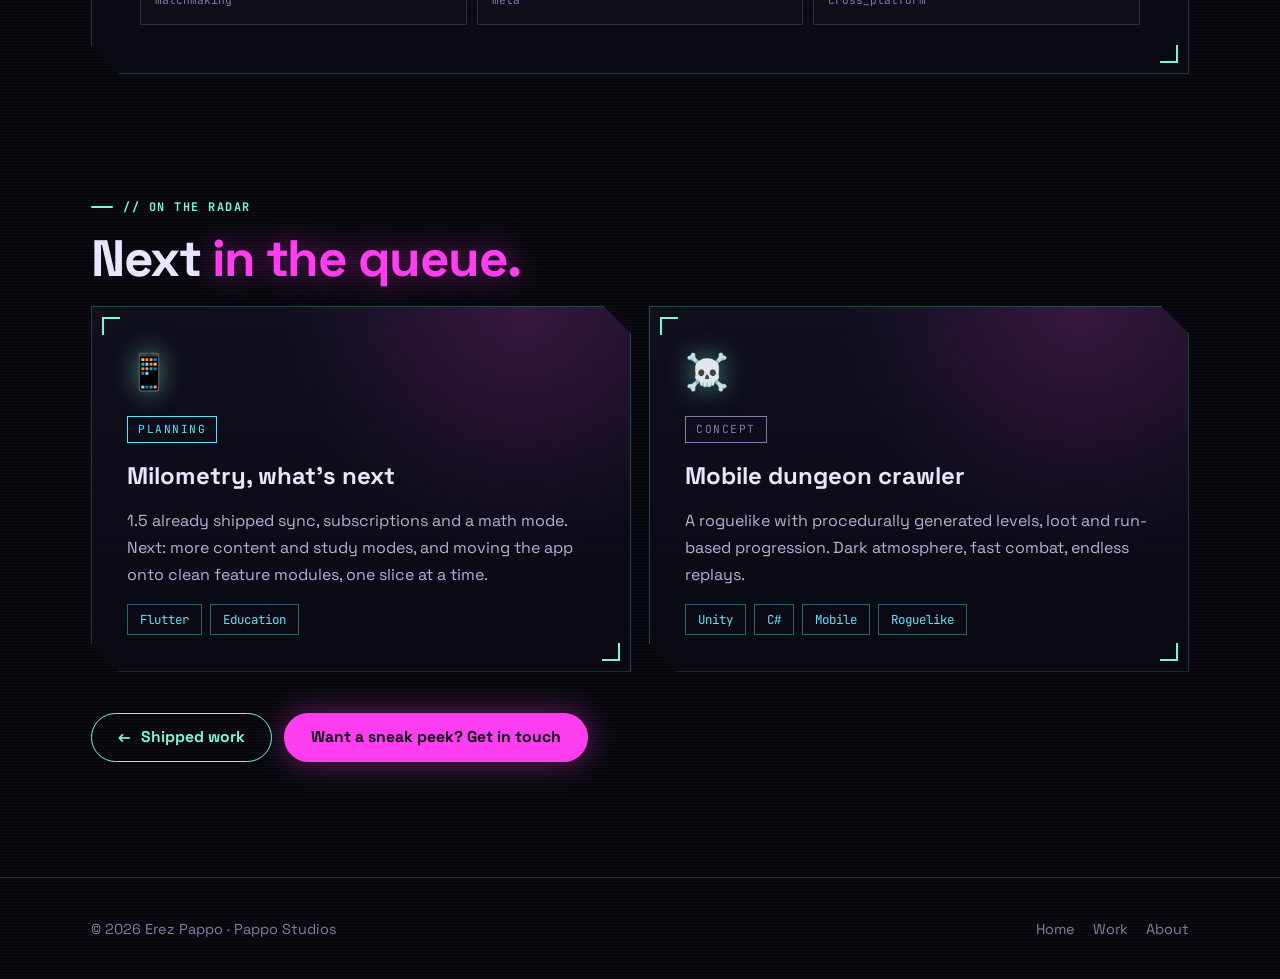
<file: future.html>
<!DOCTYPE html>
<html lang="en" dir="ltr" data-lang="en">
<head>
    <meta charset="UTF-8">
    <meta name="viewport" content="width=device-width, initial-scale=1.0">
    <title>The Lab — Pappo Studios</title>
    <meta name="description" content="What's in development at Pappo Studios: a 3D PVP multiplayer game in Unity, a mobile roguelike and the next Milometry.">
    <meta name="theme-color" content="#07070D">
    <link rel="icon" href="images/pappo-mark.png">
    <link rel="preconnect" href="https://fonts.googleapis.com">
    <link rel="preconnect" href="https://fonts.gstatic.com" crossorigin>
    <link href="https://fonts.googleapis.com/css2?family=Space+Grotesk:wght@400;500;600;700&family=Heebo:wght@400;500;700;900&family=JetBrains+Mono:wght@500&family=Frank+Ruhl+Libre:wght@700&display=swap" rel="stylesheet">
    <script>(function(){try{if(localStorage.getItem('lang')==='he'){var d=document.documentElement;d.lang='he';d.dir='rtl';d.setAttribute('data-lang','he');}}catch(e){}})();</script>
    <link rel="stylesheet" href="assets/site.css">
    <style>
        /* ═══ Lab theme — synthwave arena ═══ */
        body.theme-lab {
            --bg: #07070D; --bg-2: #0E0E1A; --surface: #11111F;
            --ink: #E8E6FF; --ink-soft: #B3B0D6; --muted: #7F7CA8;
            --accent: #FF3DF0; --accent-2: #7CF7D4; --cyan: #5CE1FF; --on-accent: #07070D;
            --line: rgba(232,230,255,.14);
            --display: 'Space Grotesk', 'Heebo', sans-serif; --body: 'Space Grotesk', 'Heebo', sans-serif;
        }
        [lang="he"] body.theme-lab { --display: 'Heebo', sans-serif; --body: 'Heebo', sans-serif; }
        .theme-lab .site-header { background: rgba(7,7,13,.72); }
        .theme-lab .brand img { border-color: rgba(255,255,255,.2); }
        .theme-lab .burger i, .theme-lab .burger i::before, .theme-lab .burger i::after { background: var(--ink); }
        .theme-lab .menu-open .burger i { background: transparent; }
        .theme-lab .progress { background: linear-gradient(90deg, var(--accent), var(--cyan)); box-shadow: 0 0 12px var(--accent); }
        .theme-lab .eyebrow { color: var(--accent-2); font-family: 'JetBrains Mono', monospace; letter-spacing: 1.5px; }
        .theme-lab .h-section { font-weight: 700; letter-spacing: -.03em; }
        .theme-lab .h-section em { font-style: normal; color: var(--accent); text-shadow: 0 0 30px rgba(255,61,240,.5); }
        body.theme-lab::after { content: ''; position: fixed; inset: 0; pointer-events: none; z-index: 150; background: repeating-linear-gradient(to bottom, rgba(255,255,255,.025) 0 1px, transparent 1px 3px); mix-blend-mode: overlay; }

        /* ── Hero arena ── */
        .l-hero { position: relative; min-height: calc(100svh - var(--nav-h)); display: grid; place-items: center; text-align: center; overflow: hidden; padding: 4rem 0 10rem; }
        .sky { position: absolute; inset: 0; background: radial-gradient(ellipse at 50% 60%, #2A0E4A 0%, #11061F 45%, var(--bg) 75%); }
        .stars { position: absolute; inset: 0; background-image: radial-gradient(1px 1px at 20% 30%, #fff, transparent), radial-gradient(1px 1px at 70% 20%, #fff, transparent), radial-gradient(1.5px 1.5px at 40% 12%, #cfc8ff, transparent), radial-gradient(1px 1px at 85% 45%, #fff, transparent), radial-gradient(1px 1px at 10% 55%, #fff, transparent), radial-gradient(1.5px 1.5px at 60% 40%, #9ff, transparent), radial-gradient(1px 1px at 30% 70%, #fff, transparent); animation: twinkle 5s ease-in-out infinite alternate; }
        @keyframes twinkle { to { opacity: .4; } }
        .sun { position: absolute; left: 50%; bottom: 30%; width: min(380px, 70vw); aspect-ratio: 1; transform: translateX(-50%); border-radius: 50%;
               background: linear-gradient(#FFD36B 0%, #FF6BB5 45%, #FF3DF0 60%, #7C5CFF 100%);
               -webkit-mask-image: linear-gradient(to bottom, #000 0 55%, transparent 55% 59%, #000 59% 66%, transparent 66% 72%, #000 72% 77%, transparent 77% 84%, #000 84% 88%, transparent 88%);
               mask-image: linear-gradient(to bottom, #000 0 55%, transparent 55% 59%, #000 59% 66%, transparent 66% 72%, #000 72% 77%, transparent 77% 84%, #000 84% 88%, transparent 88%);
               box-shadow: 0 0 120px rgba(255,61,240,.5); filter: drop-shadow(0 0 40px rgba(255,61,240,.55)); animation: sun-rise 2.4s var(--ease-out) both; }
        @keyframes sun-rise { from { transform: translate(-50%, 40%); opacity: 0; } }
        .floor { position: absolute; left: -30%; right: -30%; bottom: 0; height: 32%; overflow: hidden; }
        .floor::before { content: ''; position: absolute; inset: -200% 0 0; background-image: linear-gradient(rgba(255,61,240,.85) 2px, transparent 2px), linear-gradient(90deg, rgba(92,225,255,.65) 2px, transparent 2px); background-size: 60px 60px; transform: perspective(700px) rotateX(50deg); transform-origin: bottom; animation: grid 1.2s linear infinite; -webkit-mask-image: linear-gradient(to bottom, transparent 30%, #000 70%); mask-image: linear-gradient(to bottom, transparent 30%, #000 70%); }
        @keyframes grid { to { background-position: 0 60px; } }
        .horizon { position: absolute; left: 0; right: 0; bottom: 32%; height: 2px; background: var(--accent); box-shadow: 0 0 20px 4px var(--accent); }

        .l-hero .content { position: relative; z-index: 2; padding-inline: var(--gut); }
        .l-hero .eyebrow { justify-content: center; }
        .glitch { position: relative; display: inline-block; font-size: clamp(4rem, 15vw, 11rem); font-weight: 700; line-height: .9; letter-spacing: -.05em; color: #fff; text-shadow: 0 0 40px rgba(255,61,240,.6); }
        [lang="he"] .glitch { letter-spacing: 0; font-weight: 900; }
        .glitch::before, .glitch::after { content: attr(data-text); position: absolute; inset: 0; text-shadow: none; }
        .glitch::before { color: var(--cyan); clip-path: inset(0 0 100% 0); animation: glitch-a 3.2s infinite steps(1); }
        .glitch::after { color: var(--accent); clip-path: inset(100% 0 0 0); animation: glitch-b 2.7s infinite steps(1); }
        @keyframes glitch-a { 0%, 86%, 100% { transform: none; clip-path: inset(0 0 100% 0); } 88% { transform: translate(-6px, -2px); clip-path: inset(10% 0 60% 0); } 92% { transform: translate(5px, 1px); clip-path: inset(40% 0 30% 0); } 96% { transform: translate(-3px, 0); clip-path: inset(70% 0 5% 0); } }
        @keyframes glitch-b { 0%, 80%, 100% { transform: none; clip-path: inset(100% 0 0 0); } 83% { transform: translate(6px, 2px); clip-path: inset(60% 0 10% 0); } 89% { transform: translate(-5px, -1px); clip-path: inset(20% 0 55% 0); } }
        .l-hero p.lede { margin: 1.4rem auto 0; color: var(--ink); background: rgba(7,7,13,.62); -webkit-backdrop-filter: blur(8px); backdrop-filter: blur(8px); padding: 12px 20px; border-radius: 12px; border: 1px solid var(--line); }
        .l-hero .eyebrow { background: rgba(7,7,13,.62); padding: 4px 12px; border-radius: 999px; }
        .scroll-cue { position: absolute; bottom: 28px; left: 50%; transform: translateX(-50%); z-index: 2; font-family: 'JetBrains Mono', monospace; font-size: .75rem; letter-spacing: 3px; color: var(--accent-2); animation: cue 1.8s ease-in-out infinite; }
        @keyframes cue { 50% { transform: translate(-50%, 6px); opacity: .5; } }

        /* ── HUD card ── */
        .hud { position: relative; background: linear-gradient(180deg, rgba(17,17,31,.9), rgba(10,10,20,.9)); border: 1px solid rgba(124,247,212,.25); padding: clamp(1.6rem, 4vw, 3rem); clip-path: polygon(0 0, calc(100% - 28px) 0, 100% 28px, 100% 100%, 28px 100%, 0 calc(100% - 28px)); }
        .hud::before { content: ''; position: absolute; inset: 0; background: radial-gradient(600px circle at var(--mx, 80%) var(--my, 0%), rgba(255,61,240,.16), transparent 40%); pointer-events: none; }
        .corner { position: absolute; width: 18px; height: 18px; border-color: var(--accent-2); border-style: solid; }
        .corner.tl { top: 10px; left: 10px; border-width: 2px 0 0 2px; } .corner.br { bottom: 10px; right: 10px; border-width: 0 2px 2px 0; }
        .hud-top { display: flex; justify-content: space-between; flex-wrap: wrap; gap: 12px; align-items: center; margin-bottom: 1.4rem; font-family: 'JetBrains Mono', monospace; font-size: .8rem; color: var(--muted); }
        .live { display: inline-flex; align-items: center; gap: 8px; color: var(--accent-2); font-weight: 500; text-transform: uppercase; letter-spacing: 1.5px; }
        .live i { width: 9px; height: 9px; border-radius: 50%; background: var(--accent-2); box-shadow: 0 0 10px var(--accent-2); animation: blinker 1.2s steps(2) infinite; }
        @keyframes blinker { 50% { opacity: .2; } }
        .ping { direction: ltr; }
        .hud h2 { font-size: clamp(1.9rem, 4.4vw, 3.2rem); font-weight: 700; line-height: 1.05; letter-spacing: -.03em; margin-bottom: 1rem; }
        [lang="he"] .hud h2 { letter-spacing: 0; }
        .hud p { color: var(--ink-soft); margin-bottom: 1rem; max-width: 68ch; }
        .chips { display: flex; flex-wrap: wrap; gap: 8px; margin-bottom: 1.4rem; }
        .chip { font-family: 'JetBrains Mono', monospace; font-size: .78rem; padding: 4px 12px; border: 1px solid rgba(92,225,255,.4); color: var(--cyan); }
        .chip.hot { border-color: var(--accent); color: var(--accent); box-shadow: 0 0 14px rgba(255,61,240,.3) inset; }

        .loadout { display: grid; grid-template-columns: repeat(3, 1fr); gap: 10px; margin-top: 1.6rem; }
        .slot { border: 1px solid var(--line); padding: 14px; background: rgba(255,255,255,.02); transition: border-color .25s, transform .25s, box-shadow .25s; }
        .slot:hover { border-color: var(--accent); transform: translateY(-3px); box-shadow: 0 0 24px -6px rgba(255,61,240,.6); }
        .slot b { display: block; font-size: .95rem; margin-bottom: 8px; }
        .meter { height: 6px; background: rgba(255,255,255,.08); overflow: hidden; }
        .meter i { display: block; height: 100%; width: 0; background: linear-gradient(90deg, var(--cyan), var(--accent)); transition: width 1.6s var(--ease-out); transition-delay: calc(var(--i, 0) * 120ms + 200ms); }
        .loadout.in .meter i { width: var(--v); }
        .slot small { display: block; margin-top: 6px; font-family: 'JetBrains Mono', monospace; font-size: .7rem; color: var(--muted); direction: ltr; text-align: start; }

        .radar { display: grid; grid-template-columns: 1fr 1fr; gap: 18px; }
        .radar .hud { padding: clamp(1.4rem, 3vw, 2.2rem); }
        .radar .hud h3 { font-size: 1.5rem; font-weight: 700; margin-bottom: .6rem; }
        .radar .ico { font-size: 2.2rem; display: block; margin-bottom: .8rem; filter: drop-shadow(0 0 12px rgba(124,247,212,.5)); }
        .badge { display: inline-block; font-family: 'JetBrains Mono', monospace; font-size: .7rem; text-transform: uppercase; letter-spacing: 1.5px; padding: 3px 10px; margin-bottom: .8rem; border: 1px solid; }
        .badge.plan { color: var(--cyan); } .badge.concept { color: var(--muted); }

        .theme-lab .btn-ghost { border-color: var(--accent-2); color: var(--accent-2); }
        .theme-lab .btn-ghost:hover { background: var(--accent-2); color: var(--bg); box-shadow: 0 0 30px rgba(124,247,212,.4); }
        .theme-lab .btn-solid { box-shadow: 0 0 30px rgba(255,61,240,.4); }
        .theme-lab .site-footer a:hover { color: var(--accent-2); }

        @media (max-width: 760px) {
            .loadout { grid-template-columns: 1fr 1fr; }
            .radar { grid-template-columns: 1fr; }
        }
        @media (max-width: 460px) { .loadout { grid-template-columns: 1fr; } }
    </style>
</head>
<body class="theme-lab">
    <a class="skip" href="#main"><span class="en">Skip to content</span><span class="he">דילוג לתוכן</span></a>
    <div class="progress" aria-hidden="true"></div>

    <header class="site-header">
        <div class="wrap nav-inner">
            <a href="index.html" class="brand" aria-label="Pappo Studios — home">
                <img src="images/pappo-mark.png" alt="" width="42" height="42">
                <span class="wordmark">Pappo Studios</span>
            </a>
            <button class="burger" aria-label="Menu" aria-expanded="false"><i></i></button>
            <nav class="nav-links" aria-label="Main">
                <a href="projects.html"><span class="en">Work</span><span class="he">עבודות</span></a>
                <a href="about.html"><span class="en">About</span><span class="he">אודות</span></a>
                <a href="future.html" class="active"><span class="en">Lab</span><span class="he">מעבדה</span></a>
                <a href="index.html#contact"><span class="en">Contact</span><span class="he">צרו קשר</span></a>
                <button class="lang-btn" type="button">עב</button>
            </nav>
        </div>
    </header>

    <main id="main">
        <section class="l-hero">
            <div class="sky"></div><div class="stars"></div>
            <div class="sun" aria-hidden="true"></div>
            <div class="horizon" aria-hidden="true"></div>
            <div class="floor" aria-hidden="true"></div>
            <div class="content">
                <p class="eyebrow reveal">&gt; <span class="en">pappo_studios / lab</span><span class="he">pappo_studios / מעבדה</span></p>
                <h1>
                    <span class="glitch en" data-text="THE LAB">THE LAB</span>
                    <span class="glitch he" data-text="המעבדה">המעבדה</span>
                </h1>
                <p class="lede reveal" style="--i:2"><span class="en">Where the next things get built. Games, experiments, and the future of the apps you've already seen.</span><span class="he">כאן נבנים הדברים הבאים. משחקים, ניסויים, והעתיד של האפליקציות שכבר ראיתם.</span></p>
            </div>
            <span class="scroll-cue" aria-hidden="true">▼ PRESS START</span>
        </section>

        <!-- ═════ FEATURED ═════ -->
        <section class="section">
            <div class="wrap">
                <p class="eyebrow reveal"><span class="en">// in development</span><span class="he">// בפיתוח</span></p>
                <article class="hud reveal" data-tilt="2">
                    <span class="corner tl"></span><span class="corner br"></span>
                    <div class="hud-top">
                        <span class="live"><i></i><span class="en">In development</span><span class="he">בפיתוח</span></span>
                        <span class="ping">PLAYER_1 vs PLAYER_2 · ping <span id="ping">24</span>ms</span>
                    </div>
                    <h2><span class="en">Untitled 3D PVP <em style="font-style:normal;color:var(--accent)">multiplayer</em> game</span><span class="he">משחק PVP תלת-ממדי <em style="font-style:normal;color:var(--accent)">מרובה משתתפים</em> (עוד בלי שם)</span></h2>
                    <div class="chips"><span class="chip hot">Unity</span><span class="chip">C#</span><span class="chip">Multiplayer</span><span class="chip">PVP</span><span class="chip">3D</span></div>
                    <p><span class="en">A competitive player-versus-player game where the core loop is fast, skill-based combat in a 3D arena, built for replayability. The hard part is the network: making a fight feel instant and fair for both players, whatever their connection.</span><span class="he">משחק תחרותי של שחקן מול שחקן, שהלולאה המרכזית שלו היא קרב מהיר ומבוסס מיומנות בזירה תלת-ממדית, שבנוי לחזרה עליו שוב ושוב. החלק הקשה הוא הרשת: לגרום לקרב להרגיש מיידי והוגן לשני השחקנים, בכל חיבור.</span></p>
                    <p><span class="en">It's how I'm going deeper into Unity architecture, netcode and 3D game feel.</span><span class="he">זו הדרך שלי להעמיק בארכיטקטורת Unity, ב-Netcode ובתחושת משחק תלת-ממדית.</span></p>
                    <!-- EDIT: the bars are rough progress estimates — adjust --v to match reality -->
                    <div class="loadout" data-animate>
                        <div class="slot" style="--i:0"><b><span class="en">Real-time 3D combat</span><span class="he">קרב תלת-ממדי בזמן אמת</span></b><div class="meter"><i style="--v:55%"></i></div><small>core_loop</small></div>
                        <div class="slot" style="--i:1"><b><span class="en">Networked multiplayer</span><span class="he">רשת מרובת משתתפים</span></b><div class="meter"><i style="--v:35%"></i></div><small>netcode</small></div>
                        <div class="slot" style="--i:2"><b><span class="en">Custom character controller</span><span class="he">בקר דמות מותאם</span></b><div class="meter"><i style="--v:60%"></i></div><small>controller</small></div>
                        <div class="slot" style="--i:3"><b><span class="en">Matchmaking</span><span class="he">התאמת יריבים</span></b><div class="meter"><i style="--v:15%"></i></div><small>matchmaking</small></div>
                        <div class="slot" style="--i:4"><b><span class="en">Leaderboards &amp; progression</span><span class="he">טבלאות דירוג והתקדמות</span></b><div class="meter"><i style="--v:10%"></i></div><small>meta</small></div>
                        <div class="slot" style="--i:5"><b><span class="en">PC &amp; mobile</span><span class="he">מחשב ומובייל</span></b><div class="meter"><i style="--v:20%"></i></div><small>cross_platform</small></div>
                    </div>
                </article>
            </div>
        </section>

        <!-- ═════ ON THE RADAR ═════ -->
        <section class="section" style="padding-top:0">
            <div class="wrap">
                <p class="eyebrow reveal"><span class="en">// on the radar</span><span class="he">// על הרדאר</span></p>
                <h2 class="h-section reveal" style="--i:1"><span class="en">Next <em>in the queue.</em></span><span class="he">הבאים <em>בתור.</em></span></h2>
                <div class="radar" data-stagger>
                    <article class="hud" data-tilt="3">
                        <span class="corner tl"></span><span class="corner br"></span>
                        <span class="ico">📱</span>
                        <span class="badge plan"><span class="en">Planning</span><span class="he">בתכנון</span></span>
                        <h3><span class="en">Milometry, what's next</span><span class="he">מילומטרי, מה הלאה</span></h3>
                        <p><span class="en">1.5 already shipped sync, subscriptions and a math mode. Next: more content and study modes, and moving the app onto clean feature modules, one slice at a time.</span><span class="he">גרסה 1.5 כבר הביאה סנכרון, מנויים ומצב חשבון. הלאה: עוד תוכן ומצבי לימוד, והעברת האפליקציה למודולים נקיים לפי פיצ'ר, פרוסה אחר פרוסה.</span></p>
                        <div class="chips" style="margin:0"><span class="chip">Flutter</span><span class="chip">Education</span></div>
                    </article>
                    <article class="hud" data-tilt="3">
                        <span class="corner tl"></span><span class="corner br"></span>
                        <span class="ico">☠️</span>
                        <span class="badge concept"><span class="en">Concept</span><span class="he">קונספט</span></span>
                        <h3><span class="en">Mobile dungeon crawler</span><span class="he">משחק מבוכים למובייל</span></h3>
                        <p><span class="en">A roguelike with procedurally generated levels, loot and run-based progression. Dark atmosphere, fast combat, endless replays.</span><span class="he">Roguelike עם שלבים שנוצרים פרוצדורלית, שלל והתקדמות לפי ריצות. אווירה אפלה, קרב מהיר, אינסוף משחקים חוזרים.</span></p>
                        <div class="chips" style="margin:0"><span class="chip">Unity</span><span class="chip">C#</span><span class="chip">Mobile</span><span class="chip">Roguelike</span></div>
                    </article>
                </div>
                <div class="btn-row reveal" style="margin-top: 2.6rem">
                    <a href="projects.html" class="btn btn-ghost"><span class="arr">←</span> <span class="en">Shipped work</span><span class="he">עבודות שכבר שוחררו</span></a>
                    <a href="index.html#contact" class="btn btn-solid" data-magnetic><span class="en">Want a sneak peek? Get in touch</span><span class="he">רוצים הצצה? דברו איתי</span></a>
                </div>
            </div>
        </section>
    </main>

    <footer class="site-footer">
        <div class="wrap">
            <span><span class="en">© <span data-year>2026</span> Erez Pappo · Pappo Studios</span><span class="he">© <span data-year>2026</span> ארז פפו · Pappo Studios</span></span>
            <nav aria-label="Footer">
                <a href="index.html"><span class="en">Home</span><span class="he">בית</span></a>
                <a href="projects.html"><span class="en">Work</span><span class="he">עבודות</span></a>
                <a href="about.html"><span class="en">About</span><span class="he">אודות</span></a>
            </nav>
        </div>
    </footer>

    <script src="assets/site.js"></script>
    <script>
        /* A ping counter that jitters like a real connection. */
        (function () {
            var el = document.getElementById('ping');
            if (!el || window.matchMedia('(prefers-reduced-motion: reduce)').matches) return;
            setInterval(function () { el.textContent = 18 + Math.round(Math.random() * 14); }, 1100);
        })();
    </script>
</body>
</html>
</file>
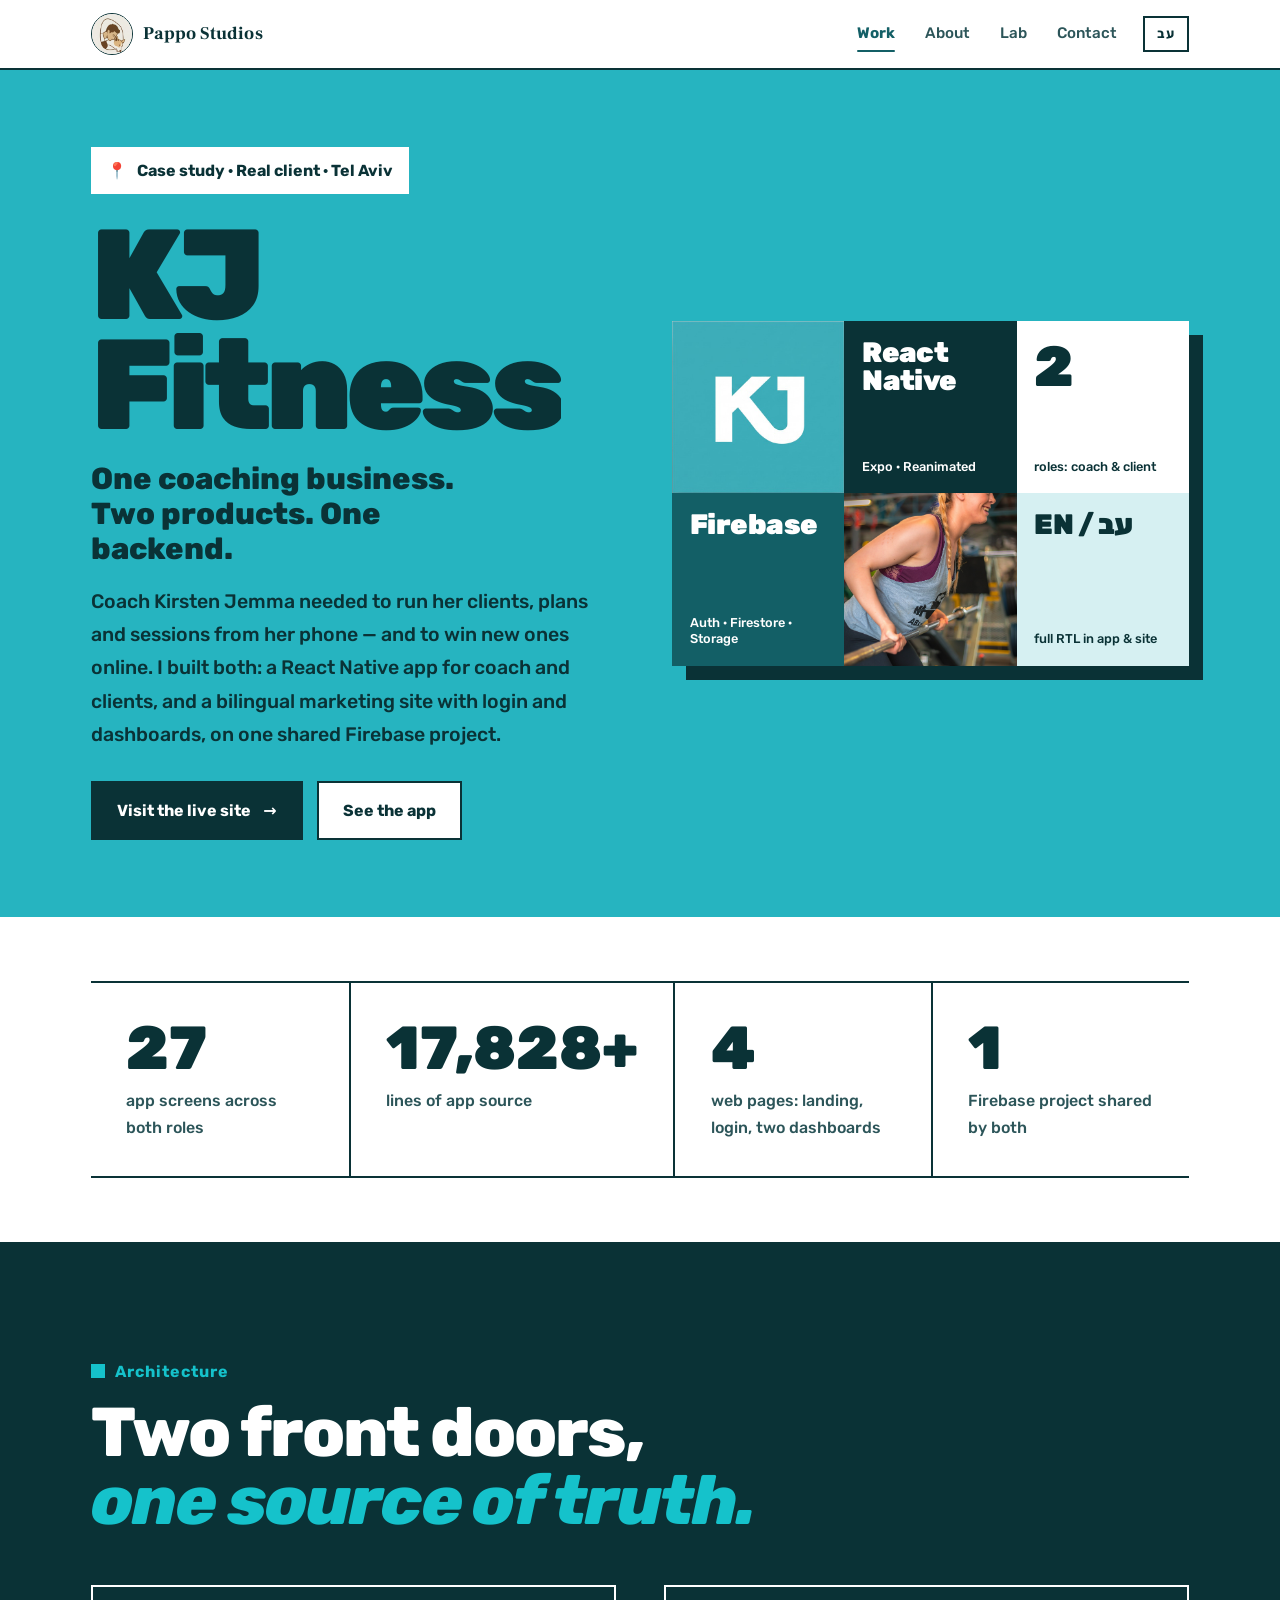
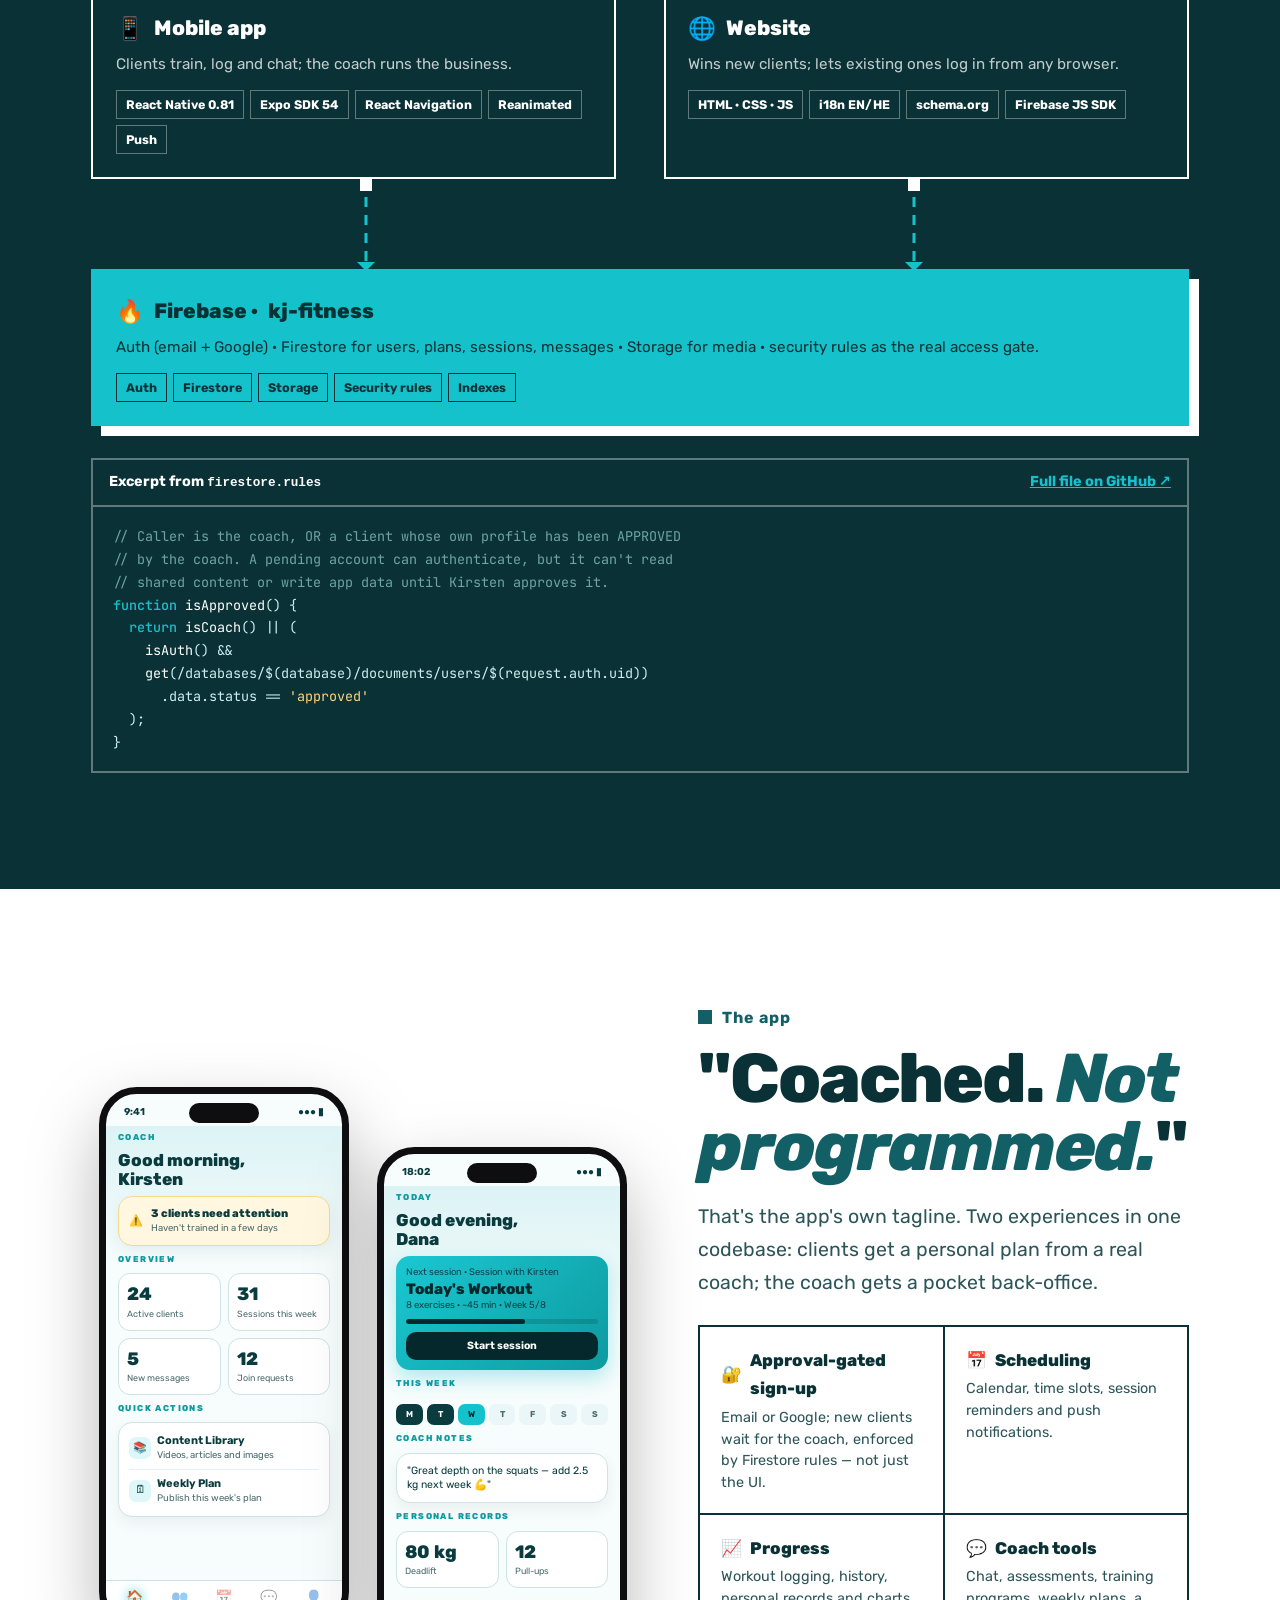
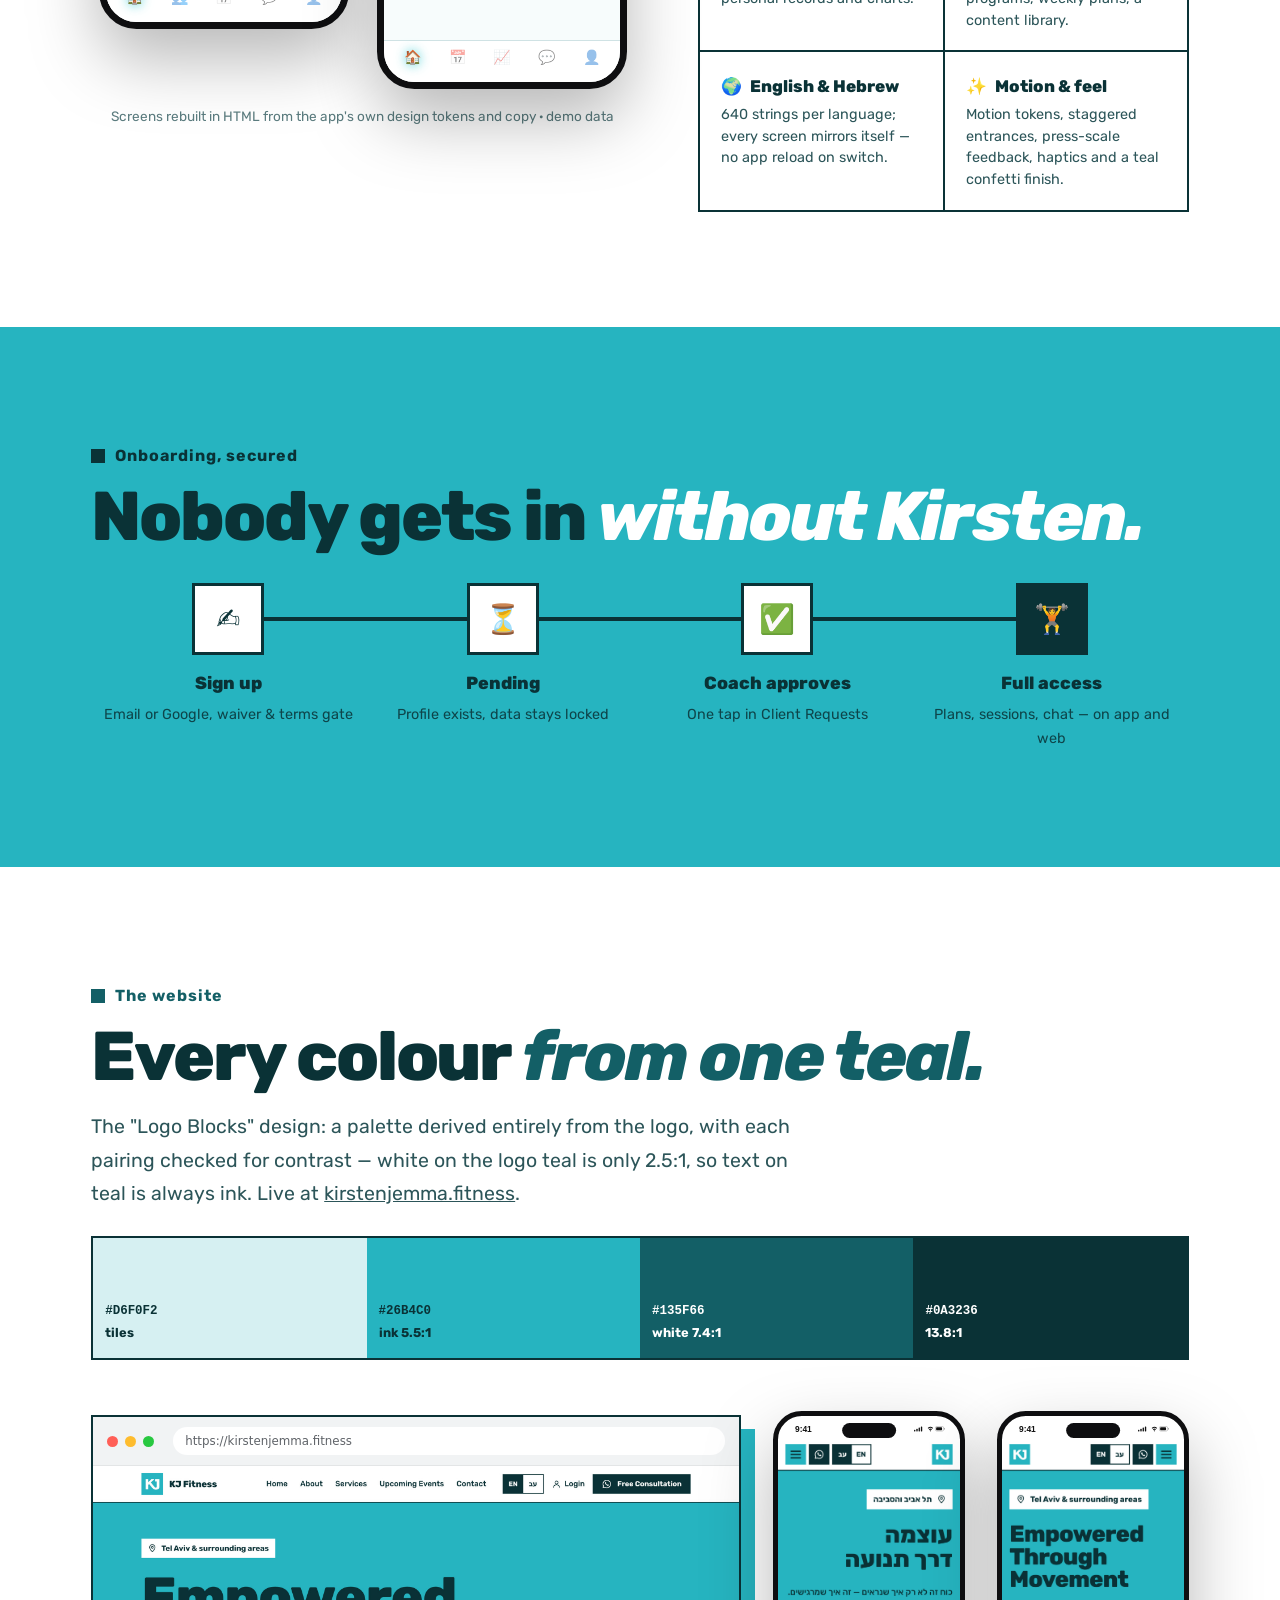
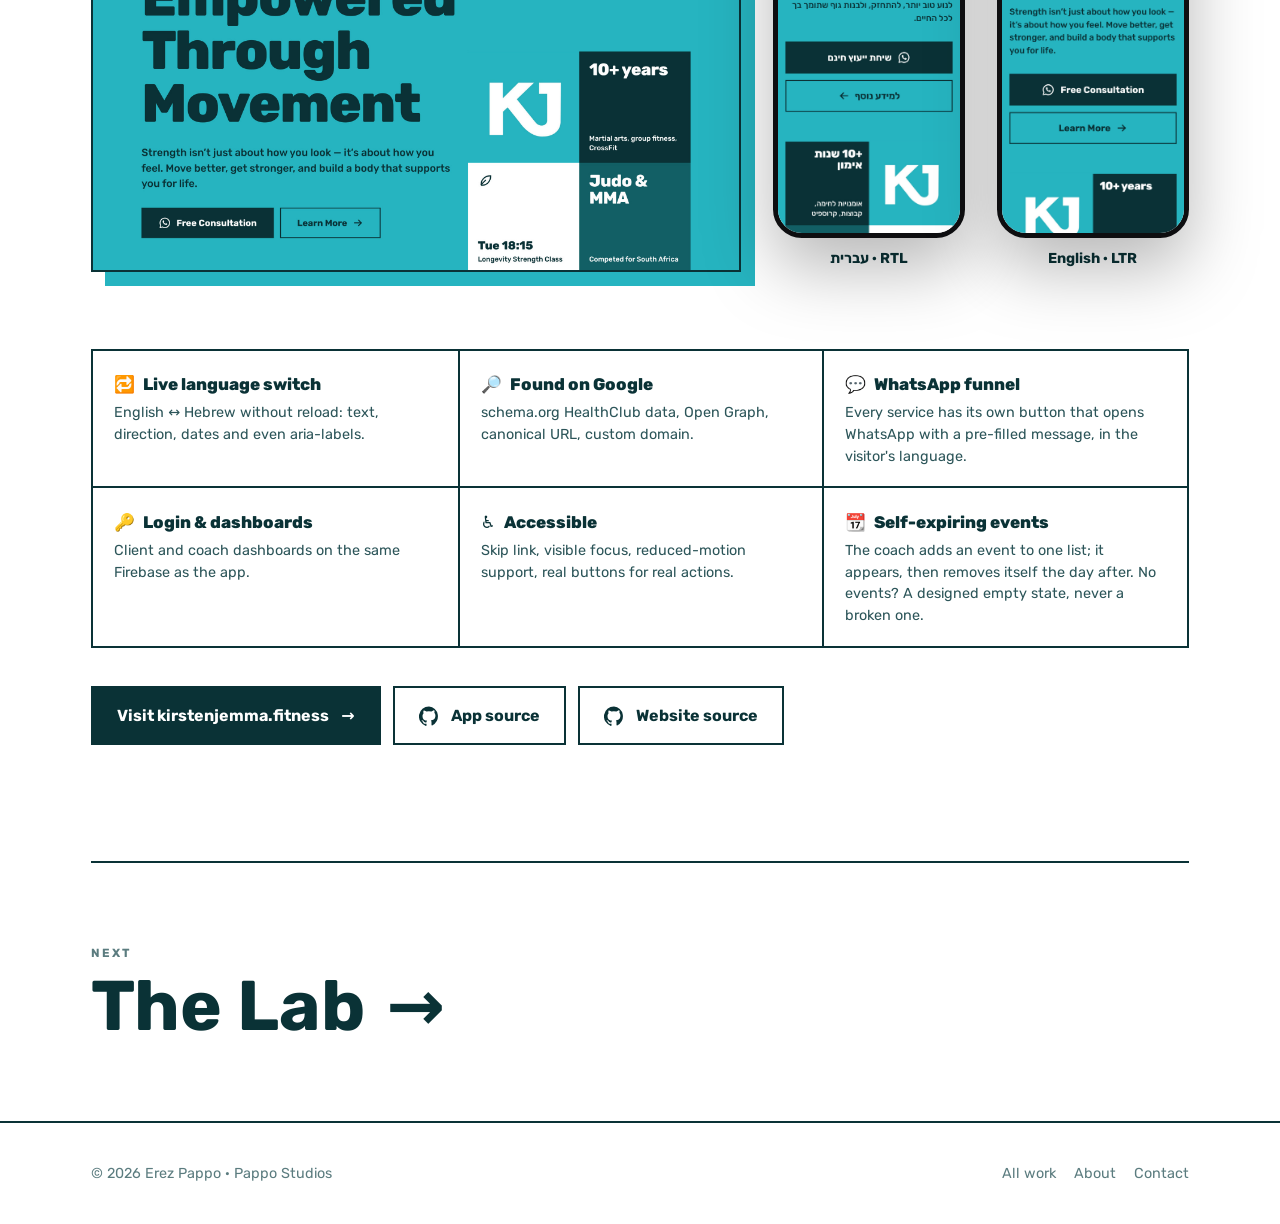
<file: kj-fitness.html>
<!DOCTYPE html>
<html lang="en" dir="ltr" data-lang="en">
<head>
    <meta charset="UTF-8">
    <meta name="viewport" content="width=device-width, initial-scale=1.0">
    <title>KJ Fitness — case study · Erez Pappo</title>
    <meta name="description" content="KJ Fitness: a coach/client React Native app and a bilingual website for a Tel Aviv coaching business, sharing one Firebase backend.">
    <meta name="theme-color" content="#26B4C0">
    <link rel="icon" href="images/kj/kj-logo.jpg">
    <link rel="preconnect" href="https://fonts.googleapis.com">
    <link rel="preconnect" href="https://fonts.gstatic.com" crossorigin>
    <link href="https://fonts.googleapis.com/css2?family=Rubik:wght@400;500;700;800;900&family=Frank+Ruhl+Libre:wght@700&family=JetBrains+Mono:wght@400;500&display=swap" rel="stylesheet">
    <script>(function(){try{if(localStorage.getItem('lang')==='he'){var d=document.documentElement;d.lang='he';d.dir='rtl';d.setAttribute('data-lang','he');}}catch(e){}})();</script>
    <link rel="stylesheet" href="assets/site.css">
    <style>
        /* ═══ KJ Fitness theme — built from the logo teal, like the client's own site ═══ */
        body.theme-kj {
            --t50: #F7FCFC; --t100: #D6F0F2; --t300: #7FE0E5; --t500: #26B4C0; --t400: #15C2CB; --t800: #135F66; --t950: #0A3236;
            --bg: #FFFFFF; --bg-2: var(--t100); --surface: #fff;
            --ink: var(--t950); --ink-soft: #2C5559; --muted: #5B7C7F;
            --accent: var(--t800); --accent-2: var(--t800); --on-accent: #fff;
            --line: var(--t950);
            --display: 'Rubik', system-ui, sans-serif; --body: 'Rubik', system-ui, sans-serif;
            --radius: 0px;
        }
        .theme-kj .site-header { background: color-mix(in srgb, #fff 88%, transparent); border-bottom: 2px solid var(--t950); }
        .theme-kj .lang-btn { border-radius: 0; border: 2px solid var(--t950); color: var(--t950); }
        .theme-kj .lang-btn:hover { background: var(--t950); color: #fff; }
        .theme-kj .nav-links a { border-radius: 0; }
        .theme-kj .nav-links a:hover { background: var(--t100); }
        .theme-kj .progress { background: var(--t400); height: 4px; }
        .theme-kj .eyebrow { color: var(--t800); letter-spacing: 1px; text-transform: none; font-size: 1rem; }
        .theme-kj .eyebrow::before { width: 14px; height: 14px; border-radius: 0; }
        .theme-kj .h-section { font-weight: 800; font-size: clamp(2.3rem, 5.4vw, 4.4rem); line-height: .98; letter-spacing: -.03em; }
        [lang="he"] .theme-kj .h-section { letter-spacing: 0; line-height: 1.06; }
        .theme-kj .h-section em { color: var(--t800); }
        .on-ink .eyebrow { color: var(--t400); }
        .on-ink .h-section em { color: var(--t400); }
        .on-teal .eyebrow { color: var(--t950); }
        .on-teal .h-section em { color: #fff; }
        .theme-kj ::selection { background: var(--t950); color: #fff; }
        .theme-kj :focus-visible { outline-color: var(--t950); border-radius: 0; }

        /* Hard-shadow buttons (straight from the KJ site) */
        .kbtn { display: inline-flex; align-items: center; gap: 12px; min-height: 54px; padding: 14px 24px; font-weight: 700; text-decoration: none; border: 2px solid var(--t950); transition: transform .15s, box-shadow .15s, background .15s, color .15s; }
        .kbtn.ink { background: var(--t950); color: #fff; }
        .kbtn.white { background: #fff; color: var(--t950); }
        .kbtn:hover { transform: translate(-4px, -4px); box-shadow: 6px 6px 0 var(--t950); }
        .kbtn.ink:hover { box-shadow: 6px 6px 0 #fff; }
        [dir="rtl"] .kbtn:hover { transform: translate(4px, -4px); box-shadow: -6px 6px 0 var(--t950); }
        [dir="rtl"] .kbtn.ink:hover { box-shadow: -6px 6px 0 #fff; }
        .kbtn svg { width: 20px; height: 20px; fill: currentColor; }
        .kbtn .arr { display: inline-block; }
        [dir="rtl"] .kbtn .arr { transform: scaleX(-1); }

        .on-teal { background: var(--t500); color: var(--t950); }
        .on-ink { background: var(--t950); color: #fff; }
        .on-light { background: var(--t100); }

        /* ── Hero ── */
        .k-hero { padding-block: clamp(2.5rem, 6vw, 5rem); overflow: hidden; }
        .k-hero .wrap { display: grid; grid-template-columns: 1fr 1fr; gap: clamp(2rem, 5vw, 4rem); align-items: center; }
        .tag-sq { display: inline-flex; align-items: center; gap: 10px; background: #fff; padding: 10px 16px; font-weight: 700; margin-bottom: 26px; }
        .k-hero h1 { font-size: clamp(3.6rem, 10vw, 8.4rem); font-weight: 900; line-height: .86; letter-spacing: -.045em; margin-bottom: 22px; }
        .k-hero .tagline { font-size: clamp(1.3rem, 2.4vw, 1.9rem); font-weight: 800; line-height: 1.15; margin-bottom: 18px; max-width: 18ch; }
        .k-hero p.lede { color: var(--t950); font-weight: 500; margin-bottom: 30px; }
        .k-hero .btn-row { gap: 14px; }

        .mosaic { display: grid; grid-template-columns: repeat(3, 1fr); gap: 0; box-shadow: 14px 14px 0 var(--t950); }
        [dir="rtl"] .mosaic { box-shadow: -14px 14px 0 var(--t950); }
        .tile { aspect-ratio: 1; padding: clamp(10px, 1.4vw, 18px); display: flex; flex-direction: column; justify-content: space-between; overflow: hidden; position: relative;
                opacity: 0; transform: scale(.6) rotate(-6deg); transition: opacity .5s, transform .6s cubic-bezier(.34, 1.56, .64, 1); transition-delay: calc(var(--i) * 90ms + 150ms); }
        .mosaic.in .tile { opacity: 1; transform: none; }
        .tile b { font-size: clamp(1.1rem, 2.2vw, 2rem); font-weight: 900; line-height: 1; letter-spacing: -.02em; }
        .tile span { font-weight: 500; font-size: clamp(.72rem, 1vw, .9rem); line-height: 1.3; }
        .tile.ink { background: var(--t950); color: #fff; } .tile.deep { background: var(--t800); color: #fff; } .tile.white { background: #fff; } .tile.light { background: var(--t100); } .tile.teal { background: var(--t400); }
        .tile.img { padding: 0; } .tile.img img { width: 100%; height: 100%; object-fit: cover; transition: transform .6s var(--ease-out); }
        .tile.img:hover img { transform: scale(1.08); }
        .tile .big { font-size: clamp(2rem, 4.4vw, 3.6rem); }

        /* ── Facts strip ── */
        .facts { display: grid; grid-template-columns: repeat(4, 1fr); border-block: 2px solid var(--t950); }
        .fact { padding: clamp(1.4rem, 3vw, 2.2rem); border-inline-start: 2px solid var(--t950); }
        .fact:first-child { border-inline-start: 0; }
        .fact .num { font-size: clamp(2.4rem, 5vw, 3.8rem); font-weight: 900; line-height: 1; direction: ltr; unicode-bidi: isolate; display: block; }
        .fact p { font-weight: 500; margin-top: 8px; color: var(--ink-soft); }

        /* ── Architecture ── */
        .arch { display: grid; grid-template-columns: repeat(2, minmax(0, 1fr)); gap: 0 clamp(1rem, 4vw, 3rem); }
        .node { border: 2px solid #fff; padding: 1.4rem; position: relative; background: var(--t950); }
        .node h3 { font-size: 1.3rem; font-weight: 800; margin-bottom: 4px; display: flex; align-items: center; gap: 10px; }
        .node h3 i { font-style: normal; font-size: 1.4rem; }
        .node p { color: rgba(255,255,255,.75); font-size: .95rem; }
        .node ul { margin-top: 12px; display: flex; flex-wrap: wrap; gap: 6px; }
        .node li { font-size: .78rem; font-weight: 700; padding: 3px 9px; border: 1.5px solid rgba(255,255,255,.35); }
        .node.fb { grid-column: 1 / -1; background: var(--t400); color: var(--t950); border-color: var(--t400); box-shadow: 10px 10px 0 #fff; }
        [dir="rtl"] .node.fb { box-shadow: -10px 10px 0 #fff; }
        .node.fb p { color: var(--t950); }
        .node.fb li { border-color: var(--t950); }
        .wires { grid-column: 1 / -1; display: grid; grid-template-columns: repeat(2, minmax(0, 1fr)); height: 90px; }
        .wire { position: relative; }
        .wire::before { content: ''; position: absolute; left: 50%; top: 0; bottom: 0; width: 3px; transform: translateX(-50%);
                        background: repeating-linear-gradient(to bottom, var(--t400) 0 10px, transparent 10px 18px); background-size: 3px 18px; animation: flow 0.9s linear infinite; }
        .wire::after { content: ''; position: absolute; left: 50%; bottom: -2px; transform: translateX(-50%); border: 9px solid transparent; border-top-color: var(--t400); border-bottom: 0; }
        @keyframes flow { to { background-position: 0 18px; } }
        .wire .pkt { position: absolute; left: 50%; width: 12px; height: 12px; background: #fff; transform: translateX(-50%); animation: packet 1.8s ease-in-out infinite; }
        .wire:nth-child(2) .pkt { animation-delay: .9s; }
        @keyframes packet { 0% { top: 0; opacity: 0; } 15% { opacity: 1; } 85% { opacity: 1; } 100% { top: calc(100% - 12px); opacity: 0; } }
        .rule-box { grid-column: 1 / -1; margin-top: 32px; border: 2px solid rgba(255,255,255,.35); }
        .rule-head { display: flex; justify-content: space-between; align-items: center; padding: 10px 16px; border-bottom: 2px solid rgba(255,255,255,.35); font-weight: 700; font-size: .9rem; gap: 12px; flex-wrap: wrap; }
        .rule-head a { color: var(--t400); }
        pre.code { margin: 0; padding: 18px 20px; overflow-x: auto; font-family: 'JetBrains Mono', ui-monospace, monospace; font-size: .84rem; line-height: 1.7; color: #CDEFF1; direction: ltr; text-align: left; }
        pre.code .c { color: #6FA3A7; } pre.code .k { color: var(--t400); font-weight: 500; } pre.code .s { color: #FFD479; } pre.code .f { color: #fff; }

        /* ── App section ── */
        .app-grid { display: grid; grid-template-columns: 1.05fr .95fr; gap: clamp(2rem, 5vw, 4rem); align-items: center; }
        .phones { display: flex; gap: clamp(12px, 3vw, 28px); justify-content: center; align-items: flex-start; }
        .phones .phone { max-width: 250px; }
        .phones .phone:nth-child(2) { margin-top: 60px; }
        .phone .screen { background: #F7FCFC; color: #0A3B3E; font-family: 'Rubik', sans-serif; display: flex; flex-direction: column; font-size: 11px; line-height: 1.35; position: relative; }
        .scr-status { display: flex; justify-content: space-between; padding: 12px 18px 6px; font-weight: 700; font-size: 10px; direction: ltr; }
        .scr-body { padding: 6px 12px; display: flex; flex-direction: column; gap: 8px; flex: 1; overflow: hidden; background: linear-gradient(#DCF3F5, #F7FCFC 140px); }
        .scr-eyebrow { font-size: 8.5px; font-weight: 800; letter-spacing: 1.4px; color: #0E9AA1; }
        [lang="he"] .scr-eyebrow { letter-spacing: 0; }
        .scr-h { font-size: 17px; font-weight: 800; line-height: 1.1; }
        .scr-card { background: #fff; border: 1px solid #CFE2E4; border-radius: 14px; padding: 10px; box-shadow: 0 6px 16px rgba(10,59,62,.06); }
        .scr-card.accent { background: linear-gradient(135deg, #1AC8D1, #0E9AA1); color: #04282B; border: 0; box-shadow: 0 8px 20px rgba(21,194,203,.32); }
        [dir="rtl"] .scr-card.accent { background: linear-gradient(225deg, #1AC8D1, #0E9AA1); }
        .scr-card.warn { background: #FFF7E0; border-color: #F3DB8E; display: flex; gap: 8px; align-items: center; }
        .scr-card .t { font-weight: 800; font-size: 12.5px; }
        .scr-card .s { color: #4A6A6D; font-size: 9.5px; }
        .scr-card.accent .s { color: #04282B; opacity: .8; }
        .scr-grid { display: grid; grid-template-columns: 1fr 1fr; gap: 7px; }
        .scr-stat { background: #fff; border: 1px solid #CFE2E4; border-radius: 12px; padding: 8px; }
        .scr-stat b { display: block; font-size: 18px; font-weight: 800; direction: ltr; text-align: start; }
        .scr-stat span { color: #4A6A6D; font-size: 9px; }
        .scr-btn { margin-top: 8px; background: #04282B; color: #fff; border-radius: 10px; padding: 7px; text-align: center; font-weight: 700; font-size: 10.5px; }
        .scr-row { display: flex; justify-content: space-between; align-items: center; gap: 6px; padding: 7px 0; border-top: 1px solid #E4F0F1; }
        .scr-row:first-of-type { border-top: 0; }
        .scr-row i { font-style: normal; width: 22px; height: 22px; border-radius: 7px; background: rgba(21,194,203,.14); display: grid; place-items: center; font-size: 11px; flex: none; }
        .scr-row div { flex: 1; } .scr-row .s { display: block; }
        .scr-week { display: flex; gap: 4px; margin-top: 6px; direction: ltr; }
        [dir="rtl"] .scr-week { direction: rtl; }
        .scr-week span { flex: 1; text-align: center; font-size: 8.5px; font-weight: 700; padding: 5px 0; border-radius: 7px; background: #EAF6F7; color: #4A6A6D; }
        .scr-week span.on { background: #15C2CB; color: #04282B; }
        .scr-week span.done { background: #0A3B3E; color: #fff; }
        .scr-tabs { display: flex; justify-content: space-around; padding: 8px 6px 14px; background: #fff; border-top: 1px solid #CFE2E4; font-size: 14px; }
        .scr-tabs span { opacity: .45; } .scr-tabs span.on { opacity: 1; filter: drop-shadow(0 0 6px rgba(21,194,203,.7)); }
        .bar-mini { height: 5px; border-radius: 9px; background: rgba(4,40,43,.18); margin-top: 7px; overflow: hidden; }
        .bar-mini i { display: block; height: 100%; width: 0; background: #04282B; border-radius: 9px; transition: width 1.4s var(--ease-out) .6s; }
        .phones.in .bar-mini i { width: 62%; }
        .mock-note { text-align: center; color: var(--muted); font-size: .85rem; margin-top: 16px; }

        .feat-tiles { display: grid; grid-template-columns: 1fr 1fr; border: 2px solid var(--t950); }
        .ft { padding: 1.2rem 1.3rem; border-inline-start: 2px solid var(--t950); border-top: 2px solid var(--t950); transition: background .2s, color .2s; }
        .ft:nth-child(odd) { border-inline-start: 0; }
        .ft:nth-child(-n+2) { border-top: 0; }
        .ft:hover { background: var(--t950); color: #fff; }
        .ft:hover p { color: rgba(255,255,255,.8); }
        .ft h3 { font-size: 1.05rem; font-weight: 800; margin-bottom: 4px; display: flex; gap: 8px; align-items: center; }
        .ft p { font-size: .9rem; color: var(--ink-soft); line-height: 1.5; }

        /* ── Approval flow ── */
        .flow { display: grid; grid-template-columns: repeat(4, 1fr); gap: 0; position: relative; margin-top: 2rem; }
        .flow::before { content: ''; position: absolute; top: 34px; inset-inline: 12%; height: 4px; background: rgba(10,50,54,.2); }
        .flow::after { content: ''; position: absolute; top: 34px; inset-inline-start: 12%; height: 4px; width: 0; background: var(--t950); transition: width 2.2s var(--ease-out) .3s; }
        .flow.in::after { width: 76%; }
        .step { text-align: center; padding: 0 10px; position: relative; z-index: 1; }
        .step .dot { width: 72px; height: 72px; margin: 0 auto 14px; display: grid; place-items: center; font-size: 1.8rem; background: #fff; border: 3px solid var(--t950); transform: scale(.4); opacity: 0; transition: transform .5s cubic-bezier(.34,1.56,.64,1), opacity .4s; transition-delay: calc(var(--i) * 450ms + 300ms); }
        .flow.in .step .dot { transform: none; opacity: 1; }
        .step:last-child .dot { background: var(--t950); color: #fff; }
        .step h3 { font-weight: 800; font-size: 1.1rem; margin-bottom: 4px; }
        .step p { font-size: .9rem; color: var(--t950); opacity: .85; }

        /* ── Website section ── */
        .web-stage { display: grid; grid-template-columns: minmax(0, 1fr) auto auto; gap: clamp(18px, 2.6vw, 32px); align-items: end; }
        .web-stage .browser { border-radius: 0; border: 2px solid var(--t950); box-shadow: 14px 14px 0 var(--t500); }
        [dir="rtl"] .web-stage .browser { box-shadow: -14px 14px 0 var(--t500); }
        .web-stage .phone { width: clamp(150px, 15vw, 200px); }
        .web-stage figure { text-align: center; }
        .web-stage figcaption { margin-top: 10px; font-weight: 700; font-size: .9rem; }
        .swatches { display: flex; margin: 1.6rem 0; border: 2px solid var(--t950); }
        .sw { flex: 1; padding: 14px 12px; min-height: 120px; display: flex; flex-direction: column; justify-content: flex-end; font-size: .8rem; font-weight: 700; transition: flex .4s var(--ease); }
        .sw:hover { flex: 1.8; }
        .sw code { font-size: .78rem; display: block; direction: ltr; text-align: start; }
        .web-grid { display: grid; grid-template-columns: repeat(3, 1fr); gap: 0; border: 2px solid var(--t950); margin-top: clamp(3rem, 6vw, 5rem); }
        .web-grid .ft:nth-child(odd) { border-inline-start: 2px solid var(--t950); }
        .web-grid .ft:nth-child(3n+1) { border-inline-start: 0; }
        .web-grid .ft:nth-child(-n+3) { border-top: 0; }
        .web-grid .ft:nth-child(4), .web-grid .ft:nth-child(5), .web-grid .ft:nth-child(6) { border-top: 2px solid var(--t950); }

        .theme-kj .next-project { border-top: 2px solid var(--t950); }
        .theme-kj .next-project:hover strong { color: #7C5CFF; }
        .theme-kj .site-footer { border-top: 2px solid var(--t950); }

        @media (max-width: 960px) {
            .k-hero .wrap, .app-grid { grid-template-columns: 1fr; }
            .facts { grid-template-columns: 1fr 1fr; }
            .fact:nth-child(3) { border-inline-start: 0; }
            .fact:nth-child(n+3) { border-top: 2px solid var(--t950); }
            .web-grid { grid-template-columns: 1fr 1fr; }
            .web-grid .ft { border-inline-start: 2px solid var(--t950) !important; border-top: 2px solid var(--t950) !important; }
            .web-grid .ft:nth-child(odd) { border-inline-start: 0 !important; }
            .web-grid .ft:nth-child(-n+2) { border-top: 0 !important; }
        }
        @media (max-width: 680px) {
            .arch { grid-template-columns: minmax(0, 1fr); }
            .arch .node.web { margin-top: 16px; }
            .wires { grid-template-columns: 1fr; }
            .wires .wire:nth-child(2) { display: none; }
            .flow { grid-template-columns: 1fr 1fr; row-gap: 28px; }
            .flow::before, .flow::after { display: none; }
            .feat-tiles, .web-grid { grid-template-columns: 1fr; }
            .feat-tiles .ft, .web-grid .ft { border-inline-start: 0 !important; border-top: 2px solid var(--t950) !important; }
            .feat-tiles .ft:first-child, .web-grid .ft:first-child { border-top: 0 !important; }
            .web-stage { grid-template-columns: 1fr 1fr; }
            .web-stage .browser { grid-column: 1 / -1; margin-bottom: 8px; }
            .web-stage .phone { width: 100%; margin: 0 auto; }
            .phones .phone:nth-child(2) { margin-top: 40px; }
            .swatches { flex-wrap: wrap; } .sw { flex-basis: 50%; }
        }
    </style>
</head>
<body class="theme-kj">
    <a class="skip" href="#main"><span class="en">Skip to content</span><span class="he">דילוג לתוכן</span></a>
    <div class="progress" aria-hidden="true"></div>

    <header class="site-header">
        <div class="wrap nav-inner">
            <a href="index.html" class="brand" aria-label="Pappo Studios — home">
                <img src="images/pappo-mark.png" alt="" width="42" height="42">
                <span class="wordmark">Pappo Studios</span>
            </a>
            <button class="burger" aria-label="Menu" aria-expanded="false"><i></i></button>
            <nav class="nav-links" aria-label="Main">
                <a href="projects.html" class="active"><span class="en">Work</span><span class="he">עבודות</span></a>
                <a href="about.html"><span class="en">About</span><span class="he">אודות</span></a>
                <a href="future.html"><span class="en">Lab</span><span class="he">מעבדה</span></a>
                <a href="index.html#contact"><span class="en">Contact</span><span class="he">צרו קשר</span></a>
                <button class="lang-btn" type="button">עב</button>
            </nav>
        </div>
    </header>

    <main id="main">

        <!-- ═════ HERO ═════ -->
        <section class="k-hero on-teal">
            <div class="wrap">
                <div>
                    <span class="tag-sq reveal">📍 <span class="en">Case study · Real client · Tel Aviv</span><span class="he">ניתוח פרויקט · לקוחה אמיתית · תל אביב</span></span>
                    <h1 data-split>KJ Fitness</h1>
                    <p class="tagline reveal" style="--i:2"><span class="en">One coaching business. Two products. One backend.</span><span class="he">עסק אימון אחד. שני מוצרים. Backend אחד.</span></p>
                    <p class="lede reveal" style="--i:3"><span class="en">Coach Kirsten Jemma needed to run her clients, plans and sessions from her phone — and to win new ones online. I built both: a React Native app for coach and clients, and a bilingual marketing site with login and dashboards, on one shared Firebase project.</span><span class="he">המאמנת קירסטן ג'מה הייתה צריכה לנהל לקוחות, תוכניות ואימונים מהטלפון — ולהביא לקוחות חדשים מהרשת. בניתי את שניהם: אפליקציית React Native למאמנת וללקוחות, ואתר שיווקי דו-לשוני עם התחברות ודשבורדים, על פרויקט Firebase משותף אחד.</span></p>
                    <div class="btn-row reveal" style="--i:4">
                        <a class="kbtn ink" href="https://kirstenjemma.fitness/" target="_blank" rel="noopener"><span class="en">Visit the live site</span><span class="he">לאתר החי</span> <span class="arr">→</span></a>
                        <a class="kbtn white" href="#app"><span class="en">See the app</span><span class="he">לאפליקציה</span></a>
                    </div>
                </div>
                <div class="mosaic" data-animate aria-hidden="true">
                    <div class="tile img" style="--i:0"><img src="images/kj/kj-logo.jpg" alt=""></div>
                    <div class="tile ink" style="--i:1"><b>React Native</b><span>Expo · Reanimated</span></div>
                    <div class="tile white" style="--i:2"><b class="big">2</b><span><span class="en">roles: coach &amp; client</span><span class="he">תפקידים: מאמנת ולקוח</span></span></div>
                    <div class="tile deep" style="--i:3"><b>Firebase</b><span>Auth · Firestore · Storage</span></div>
                    <div class="tile img" style="--i:4"><img src="images/kj/training.jpg" alt=""></div>
                    <div class="tile light" style="--i:5"><b>EN / עב</b><span><span class="en">full RTL in app &amp; site</span><span class="he">RTL מלא באפליקציה ובאתר</span></span></div>
                </div>
            </div>
        </section>

        <!-- ═════ FACTS ═════ -->
        <section class="wrap" style="padding-block: clamp(2.5rem, 5vw, 4rem)">
            <div class="facts" data-stagger>
                <div class="fact"><span class="num" data-count="27">0</span><p><span class="en">app screens across both roles</span><span class="he">מסכים באפליקציה, בשני התפקידים</span></p></div>
                <div class="fact"><span class="num" data-count="18000" data-suffix="+">0</span><p><span class="en">lines of app source</span><span class="he">שורות קוד באפליקציה</span></p></div>
                <div class="fact"><span class="num" data-count="4">0</span><p><span class="en">web pages: landing, login, two dashboards</span><span class="he">עמודי אתר: נחיתה, התחברות ושני דשבורדים</span></p></div>
                <div class="fact"><span class="num" data-count="1">0</span><p><span class="en">Firebase project shared by both</span><span class="he">פרויקט Firebase אחד משותף לשניהם</span></p></div>
            </div>
        </section>

        <!-- ═════ ARCHITECTURE ═════ -->
        <section class="section on-ink">
            <div class="wrap">
                <div class="section-head">
                    <p class="eyebrow reveal"><span class="en">Architecture</span><span class="he">ארכיטקטורה</span></p>
                    <h2 class="h-section reveal" style="--i:1"><span class="en">Two front doors, <em>one source of truth.</em></span><span class="he">שתי דלתות כניסה, <em>מקור אמת אחד.</em></span></h2>
                </div>
                <div class="arch reveal">
                    <div class="node app">
                        <h3><i>📱</i><span class="en">Mobile app</span><span class="he">אפליקציה</span></h3>
                        <p><span class="en">Clients train, log and chat; the coach runs the business.</span><span class="he">לקוחות מתאמנים, מתעדים ומתכתבים; המאמנת מנהלת את העסק.</span></p>
                        <ul><li>React Native 0.81</li><li>Expo SDK 54</li><li>React Navigation</li><li>Reanimated</li><li>Push</li></ul>
                    </div>
                    <div class="node web">
                        <h3><i>🌐</i><span class="en">Website</span><span class="he">אתר</span></h3>
                        <p><span class="en">Wins new clients; lets existing ones log in from any browser.</span><span class="he">מביא לקוחות חדשים; מאפשר לקיימים להתחבר מכל דפדפן.</span></p>
                        <ul><li>HTML · CSS · JS</li><li>i18n EN/HE</li><li>schema.org</li><li>Firebase JS SDK</li></ul>
                    </div>
                    <div class="wires" aria-hidden="true"><div class="wire"><span class="pkt"></span></div><div class="wire"><span class="pkt"></span></div></div>
                    <div class="node fb">
                        <h3><i>🔥</i>Firebase · <span class="ltr">kj-fitness</span></h3>
                        <p><span class="en">Auth (email + Google) · Firestore for users, plans, sessions, messages · Storage for media · security rules as the real access gate.</span><span class="he">Auth (אימייל + Google) · Firestore למשתמשים, תוכניות, אימונים והודעות · Storage למדיה · חוקי אבטחה כשער הגישה האמיתי.</span></p>
                        <ul><li>Auth</li><li>Firestore</li><li>Storage</li><li>Security rules</li><li>Indexes</li></ul>
                    </div>
                    <div class="rule-box">
                        <div class="rule-head"><span><span class="en">Excerpt from</span><span class="he">קטע מתוך</span> <code>firestore.rules</code></span><a href="https://github.com/pappostudios/KJ-Fitness-App/blob/main/firestore.rules" target="_blank" rel="noopener"><span class="en">Full file on GitHub ↗</span><span class="he">הקובץ המלא ב-GitHub ↗</span></a></div>
<pre class="code"><span class="c">// Caller is the coach, OR a client whose own profile has been APPROVED</span>
<span class="c">// by the coach. A pending account can authenticate, but it can't read</span>
<span class="c">// shared content or write app data until Kirsten approves it.</span>
<span class="k">function</span> <span class="f">isApproved</span>() {
  <span class="k">return</span> <span class="f">isCoach</span>() || (
    <span class="f">isAuth</span>() &amp;&amp;
    <span class="f">get</span>(/databases/$(database)/documents/users/$(request.auth.uid))
      .data.status == <span class="s">'approved'</span>
  );
}</pre>
                    </div>
                </div>
            </div>
        </section>

        <!-- ═════ THE APP ═════ -->
        <section class="section" id="app">
            <div class="wrap app-grid">
                <div>
                    <div class="phones" data-animate>
                        <div class="phone reveal" style="--i:0">
                            <div class="screen">
                                <div class="scr-status"><span>9:41</span><span>●●● ▮</span></div>
                                <div class="scr-body">
                                    <span class="scr-eyebrow"><span class="en">COACH</span><span class="he">מאמנת</span></span>
                                    <div class="scr-h"><span class="en">Good morning,<br>Kirsten</span><span class="he">בוקר טוב,<br>קירסטן</span></div>
                                    <div class="scr-card warn"><span>⚠️</span><div><div class="t" style="font-size:11px"><span class="en">3 clients need attention</span><span class="he">3 לקוחות צריכים תשומת לב</span></div><div class="s"><span class="en">Haven't trained in a few days</span><span class="he">לא התאמנו כבר כמה ימים</span></div></div></div>
                                    <span class="scr-eyebrow"><span class="en">OVERVIEW</span><span class="he">סקירה</span></span>
                                    <div class="scr-grid">
                                        <div class="scr-stat"><b>24</b><span><span class="en">Active clients</span><span class="he">לקוחות פעילים</span></span></div>
                                        <div class="scr-stat"><b>31</b><span><span class="en">Sessions this week</span><span class="he">אימונים השבוע</span></span></div>
                                        <div class="scr-stat"><b>5</b><span><span class="en">New messages</span><span class="he">הודעות חדשות</span></span></div>
                                        <div class="scr-stat"><b>12</b><span><span class="en">Join requests</span><span class="he">בקשות הצטרפות</span></span></div>
                                    </div>
                                    <span class="scr-eyebrow"><span class="en">QUICK ACTIONS</span><span class="he">פעולות מהירות</span></span>
                                    <div class="scr-card" style="padding:4px 10px">
                                        <div class="scr-row"><i>📚</i><div><b><span class="en">Content Library</span><span class="he">ספריית תוכן</span></b><span class="s"><span class="en">Videos, articles and images</span><span class="he">סרטונים, מאמרים ותמונות</span></span></div></div>
                                        <div class="scr-row"><i>🗓</i><div><b><span class="en">Weekly Plan</span><span class="he">תוכנית שבועית</span></b><span class="s"><span class="en">Publish this week's plan</span><span class="he">פרסום התוכנית של השבוע</span></span></div></div>
                                    </div>
                                </div>
                                <div class="scr-tabs"><span class="on">🏠</span><span>👥</span><span>📅</span><span>💬</span><span>👤</span></div>
                            </div>
                        </div>
                        <div class="phone reveal" style="--i:1">
                            <div class="screen">
                                <div class="scr-status"><span>18:02</span><span>●●● ▮</span></div>
                                <div class="scr-body">
                                    <span class="scr-eyebrow"><span class="en">TODAY</span><span class="he">היום</span></span>
                                    <div class="scr-h"><span class="en">Good evening,<br>Dana</span><span class="he">ערב טוב,<br>דנה</span></div>
                                    <div class="scr-card accent">
                                        <div class="s"><span class="en">Next session · Session with Kirsten</span><span class="he">האימון הבא · אימון עם קירסטן</span></div>
                                        <div class="t" style="font-size:15px"><span class="en">Today's Workout</span><span class="he">האימון של היום</span></div>
                                        <div class="s"><span class="en">8 exercises · ~45 min · Week 5/8</span><span class="he">8 תרגילים · ~45 דקות · שבוע 5/8</span></div>
                                        <div class="bar-mini"><i></i></div>
                                        <div class="scr-btn"><span class="en">Start session</span><span class="he">התחלת אימון</span></div>
                                    </div>
                                    <span class="scr-eyebrow"><span class="en">THIS WEEK</span><span class="he">השבוע</span></span>
                                    <div class="scr-week"><span class="done">M</span><span class="done">T</span><span class="on">W</span><span>T</span><span>F</span><span>S</span><span>S</span></div>
                                    <span class="scr-eyebrow"><span class="en">COACH NOTES</span><span class="he">הערות מאמנת</span></span>
                                    <div class="scr-card"><div class="s" style="font-size:10.5px;color:#0A3B3E"><span class="en">"Great depth on the squats — add 2.5 kg next week 💪"</span><span class="he">"עומק מעולה בסקוואט — מוסיפים 2.5 ק"ג בשבוע הבא 💪"</span></div></div>
                                    <span class="scr-eyebrow"><span class="en">PERSONAL RECORDS</span><span class="he">שיאים אישיים</span></span>
                                    <div class="scr-grid"><div class="scr-stat"><b>80 kg</b><span>Deadlift</span></div><div class="scr-stat"><b>12</b><span>Pull-ups</span></div></div>
                                </div>
                                <div class="scr-tabs"><span class="on">🏠</span><span>📅</span><span>📈</span><span>💬</span><span>👤</span></div>
                            </div>
                        </div>
                    </div>
                    <p class="mock-note"><span class="en">Screens rebuilt in HTML from the app's own design tokens and copy · demo data</span><span class="he">המסכים שוחזרו ב-HTML מה-Design tokens והטקסטים של האפליקציה · נתוני דמו</span></p>
                </div>
                <div>
                    <p class="eyebrow reveal"><span class="en">The app</span><span class="he">האפליקציה</span></p>
                    <h2 class="h-section reveal" style="--i:1"><span class="en">"Coached. <em>Not programmed.</em>"</span><span class="he">"מאומנים. <em>לא מתוכנתים.</em>"</span></h2>
                    <p class="lede reveal" style="--i:2"><span class="en">That's the app's own tagline. Two experiences in one codebase: clients get a personal plan from a real coach; the coach gets a pocket back-office.</span><span class="he">זו הסיסמה של האפליקציה עצמה. שתי חוויות בקוד אחד: הלקוחות מקבלים תוכנית אישית ממאמנת אמיתית; המאמנת מקבלת משרד אחורי בכיס.</span></p>
                    <div class="feat-tiles reveal" style="--i:3; margin-top:1.6rem">
                        <div class="ft"><h3>🔐 <span class="en">Approval-gated sign-up</span><span class="he">הרשמה באישור</span></h3><p><span class="en">Email or Google; new clients wait for the coach, enforced by Firestore rules — not just the UI.</span><span class="he">אימייל או Google; לקוחות חדשים ממתינים למאמנת, ונאכף בחוקי Firestore — לא רק בממשק.</span></p></div>
                        <div class="ft"><h3>📅 <span class="en">Scheduling</span><span class="he">תזמון</span></h3><p><span class="en">Calendar, time slots, session reminders and push notifications.</span><span class="he">יומן, משבצות זמן, תזכורות לאימונים והתראות Push.</span></p></div>
                        <div class="ft"><h3>📈 <span class="en">Progress</span><span class="he">התקדמות</span></h3><p><span class="en">Workout logging, history, personal records and charts.</span><span class="he">תיעוד אימונים, היסטוריה, שיאים אישיים וגרפים.</span></p></div>
                        <div class="ft"><h3>💬 <span class="en">Coach tools</span><span class="he">כלים למאמנת</span></h3><p><span class="en">Chat, assessments, training programs, weekly plans, a content library.</span><span class="he">צ'אט, הערכות, תוכניות אימון, תוכנית שבועית וספריית תוכן.</span></p></div>
                        <div class="ft"><h3>🌍 <span class="en">English &amp; Hebrew</span><span class="he">אנגלית ועברית</span></h3><p><span class="en">640 strings per language; every screen mirrors itself — no app reload on switch.</span><span class="he">640 מחרוזות לכל שפה; כל מסך משקף את עצמו — בלי טעינה מחדש במעבר.</span></p></div>
                        <div class="ft"><h3>✨ <span class="en">Motion &amp; feel</span><span class="he">תנועה ותחושה</span></h3><p><span class="en">Motion tokens, staggered entrances, press-scale feedback, haptics and a teal confetti finish.</span><span class="he">טוקנים לתנועה, כניסות מדורגות, משוב לחיצה, רטט וקונפטי טורקיז בסיום.</span></p></div>
                    </div>
                </div>
            </div>
        </section>

        <!-- ═════ APPROVAL FLOW ═════ -->
        <section class="section on-teal">
            <div class="wrap">
                <p class="eyebrow reveal"><span class="en">Onboarding, secured</span><span class="he">קליטה מאובטחת</span></p>
                <h2 class="h-section reveal" style="--i:1"><span class="en">Nobody gets in <em>without Kirsten.</em></span><span class="he">אף אחד לא נכנס <em>בלי קירסטן.</em></span></h2>
                <div class="flow" data-animate>
                    <div class="step" style="--i:0"><div class="dot">✍️</div><h3><span class="en">Sign up</span><span class="he">הרשמה</span></h3><p><span class="en">Email or Google, waiver &amp; terms gate</span><span class="he">אימייל או Google, ויתור ותנאי שימוש</span></p></div>
                    <div class="step" style="--i:1"><div class="dot">⏳</div><h3><span class="en">Pending</span><span class="he">בהמתנה</span></h3><p><span class="en">Profile exists, data stays locked</span><span class="he">הפרופיל קיים, הנתונים נעולים</span></p></div>
                    <div class="step" style="--i:2"><div class="dot">✅</div><h3><span class="en">Coach approves</span><span class="he">המאמנת מאשרת</span></h3><p><span class="en">One tap in Client Requests</span><span class="he">הקשה אחת בבקשות הצטרפות</span></p></div>
                    <div class="step" style="--i:3"><div class="dot">🏋️</div><h3><span class="en">Full access</span><span class="he">גישה מלאה</span></h3><p><span class="en">Plans, sessions, chat — on app and web</span><span class="he">תוכניות, אימונים, צ'אט — באפליקציה ובאתר</span></p></div>
                </div>
            </div>
        </section>

        <!-- ═════ THE WEBSITE ═════ -->
        <section class="section" id="web">
            <div class="wrap">
                <div class="section-head">
                    <p class="eyebrow reveal"><span class="en">The website</span><span class="he">האתר</span></p>
                    <h2 class="h-section reveal" style="--i:1"><span class="en">Every colour <em>from one teal.</em></span><span class="he">כל צבע <em>מטורקיז אחד.</em></span></h2>
                    <p class="lede reveal" style="--i:2"><span class="en">The "Logo Blocks" design: a palette derived entirely from the logo, with each pairing checked for contrast — white on the logo teal is only 2.5:1, so text on teal is always ink. Live at <a href="https://kirstenjemma.fitness/" target="_blank" rel="noopener" class="ltr">kirstenjemma.fitness</a>.</span><span class="he">עיצוב "Logo Blocks": פלטה שנגזרה כולה מהלוגו, וכל צירוף נבדק לניגודיות — לבן על הטורקיז של הלוגו הוא רק 2.5:1, אז טקסט על טורקיז תמיד כהה. באוויר ב-<a href="https://kirstenjemma.fitness/" target="_blank" rel="noopener" class="ltr">kirstenjemma.fitness</a>.</span></p>
                    <div class="swatches reveal" style="--i:3">
                        <div class="sw" style="background:#D6F0F2;color:#0A3236"><code>#D6F0F2</code>tiles</div>
                        <div class="sw" style="background:#26B4C0;color:#0A3236"><code>#26B4C0</code>ink 5.5:1</div>
                        <div class="sw" style="background:#135F66;color:#fff"><code>#135F66</code>white 7.4:1</div>
                        <div class="sw" style="background:#0A3236;color:#fff"><code>#0A3236</code>13.8:1</div>
                    </div>
                </div>
                <div class="web-stage reveal zoom">
                    <div class="browser"><div class="browser-bar"><i></i><i></i><i></i><span>https://kirstenjemma.fitness</span></div><img src="images/kj/kj-web-desktop.jpg" alt="KJ Fitness website, desktop: 'Empowered Through Movement' hero in teal blocks" loading="lazy"></div>
                    <figure><div class="phone"><img src="images/kj/kj-web-mobile-he.jpg" alt="KJ Fitness website on mobile, in Hebrew" loading="lazy"></div><figcaption>עברית · RTL</figcaption></figure>
                    <figure><div class="phone"><img src="images/kj/kj-web-mobile.jpg" alt="KJ Fitness website on mobile, in English" loading="lazy"></div><figcaption>English · LTR</figcaption></figure>
                </div>
                <div class="web-grid" data-stagger>
                    <div class="ft"><h3>🔁 <span class="en">Live language switch</span><span class="he">החלפת שפה חיה</span></h3><p><span class="en">English ↔ Hebrew without reload: text, direction, dates and even aria-labels.</span><span class="he">אנגלית ↔ עברית בלי טעינה: טקסט, כיוון, תאריכים ואפילו aria-labels.</span></p></div>
                    <div class="ft"><h3>🔎 <span class="en">Found on Google</span><span class="he">נמצא בגוגל</span></h3><p><span class="en">schema.org HealthClub data, Open Graph, canonical URL, custom domain.</span><span class="he">נתוני schema.org מסוג HealthClub, Open Graph, כתובת קנונית ודומיין משלו.</span></p></div>
                    <div class="ft"><h3>💬 <span class="en">WhatsApp funnel</span><span class="he">משפך וואטסאפ</span></h3><p><span class="en">Every service has its own button that opens WhatsApp with a pre-filled message, in the visitor's language.</span><span class="he">לכל שירות כפתור משלו שפותח וואטסאפ עם הודעה מוכנה, בשפה של הגולש.</span></p></div>
                    <div class="ft"><h3>🔑 <span class="en">Login &amp; dashboards</span><span class="he">התחברות ודשבורדים</span></h3><p><span class="en">Client and coach dashboards on the same Firebase as the app.</span><span class="he">דשבורד ללקוח ולמאמנת על אותו Firebase של האפליקציה.</span></p></div>
                    <div class="ft"><h3>♿ <span class="en">Accessible</span><span class="he">נגיש</span></h3><p><span class="en">Skip link, visible focus, reduced-motion support, real buttons for real actions.</span><span class="he">קישור דילוג, פוקוס נראה, תמיכה בהפחתת תנועה, כפתורים אמיתיים לפעולות.</span></p></div>
                    <div class="ft"><h3>📆 <span class="en">Self-expiring events</span><span class="he">אירועים שפגים לבד</span></h3><p><span class="en">The coach adds an event to one list; it appears, then removes itself the day after. No events? A designed empty state, never a broken one.</span><span class="he">המאמנת מוסיפה אירוע לרשימה אחת; הוא מופיע, ונעלם לבד יום אחרי. אין אירועים? מצב ריק מעוצב, אף פעם לא שבור.</span></p></div>
                </div>
                <div class="btn-row reveal" style="margin-top: 2.4rem">
                    <a class="kbtn ink" href="https://kirstenjemma.fitness/" target="_blank" rel="noopener"><span class="en">Visit kirstenjemma.fitness</span><span class="he">לאתר kirstenjemma.fitness</span> <span class="arr">→</span></a>
                    <a class="kbtn white" href="https://github.com/pappostudios/KJ-Fitness-App" target="_blank" rel="noopener"><svg viewBox="0 0 24 24" aria-hidden="true"><path d="M12 .5a12 12 0 0 0-3.8 23.4c.6.1.8-.3.8-.6v-2c-3.3.7-4-1.6-4-1.6-.6-1.4-1.4-1.8-1.4-1.8-1-.7.1-.7.1-.7 1.2.1 1.8 1.2 1.8 1.2 1 1.8 2.8 1.3 3.5 1 0-.8.4-1.3.7-1.6-2.7-.3-5.5-1.3-5.5-6 0-1.2.5-2.3 1.3-3.1-.2-.4-.6-1.6.1-3.2 0 0 1-.3 3.3 1.2a11.5 11.5 0 0 1 6 0C17.3 4.7 18.3 5 18.3 5c.7 1.6.2 2.8.1 3.2.8.8 1.3 1.9 1.3 3.1 0 4.6-2.8 5.6-5.5 5.9.4.4.8 1.1.8 2.2v3.3c0 .3.2.7.8.6A12 12 0 0 0 12 .5Z"/></svg><span class="en">App source</span><span class="he">קוד האפליקציה</span></a>
                    <a class="kbtn white" href="https://github.com/pappostudios/KJ-Fitness-Website" target="_blank" rel="noopener"><svg viewBox="0 0 24 24" aria-hidden="true"><path d="M12 .5a12 12 0 0 0-3.8 23.4c.6.1.8-.3.8-.6v-2c-3.3.7-4-1.6-4-1.6-.6-1.4-1.4-1.8-1.4-1.8-1-.7.1-.7.1-.7 1.2.1 1.8 1.2 1.8 1.2 1 1.8 2.8 1.3 3.5 1 0-.8.4-1.3.7-1.6-2.7-.3-5.5-1.3-5.5-6 0-1.2.5-2.3 1.3-3.1-.2-.4-.6-1.6.1-3.2 0 0 1-.3 3.3 1.2a11.5 11.5 0 0 1 6 0C17.3 4.7 18.3 5 18.3 5c.7 1.6.2 2.8.1 3.2.8.8 1.3 1.9 1.3 3.1 0 4.6-2.8 5.6-5.5 5.9.4.4.8 1.1.8 2.2v3.3c0 .3.2.7.8.6A12 12 0 0 0 12 .5Z"/></svg><span class="en">Website source</span><span class="he">קוד האתר</span></a>
                </div>
            </div>
        </section>

        <div class="wrap">
            <a class="next-project" href="future.html">
                <small><span class="en">Next</span><span class="he">הבא</span></small>
                <strong><span class="en">The Lab</span><span class="he">המעבדה</span> <span class="arr">→</span></strong>
            </a>
        </div>
    </main>

    <footer class="site-footer">
        <div class="wrap">
            <span><span class="en">© <span data-year>2026</span> Erez Pappo · Pappo Studios</span><span class="he">© <span data-year>2026</span> ארז פפו · Pappo Studios</span></span>
            <nav aria-label="Footer">
                <a href="projects.html"><span class="en">All work</span><span class="he">כל העבודות</span></a>
                <a href="about.html"><span class="en">About</span><span class="he">אודות</span></a>
                <a href="index.html#contact"><span class="en">Contact</span><span class="he">צרו קשר</span></a>
            </nav>
        </div>
    </footer>

    <script src="assets/site.js"></script>
</body>
</html>
</file>
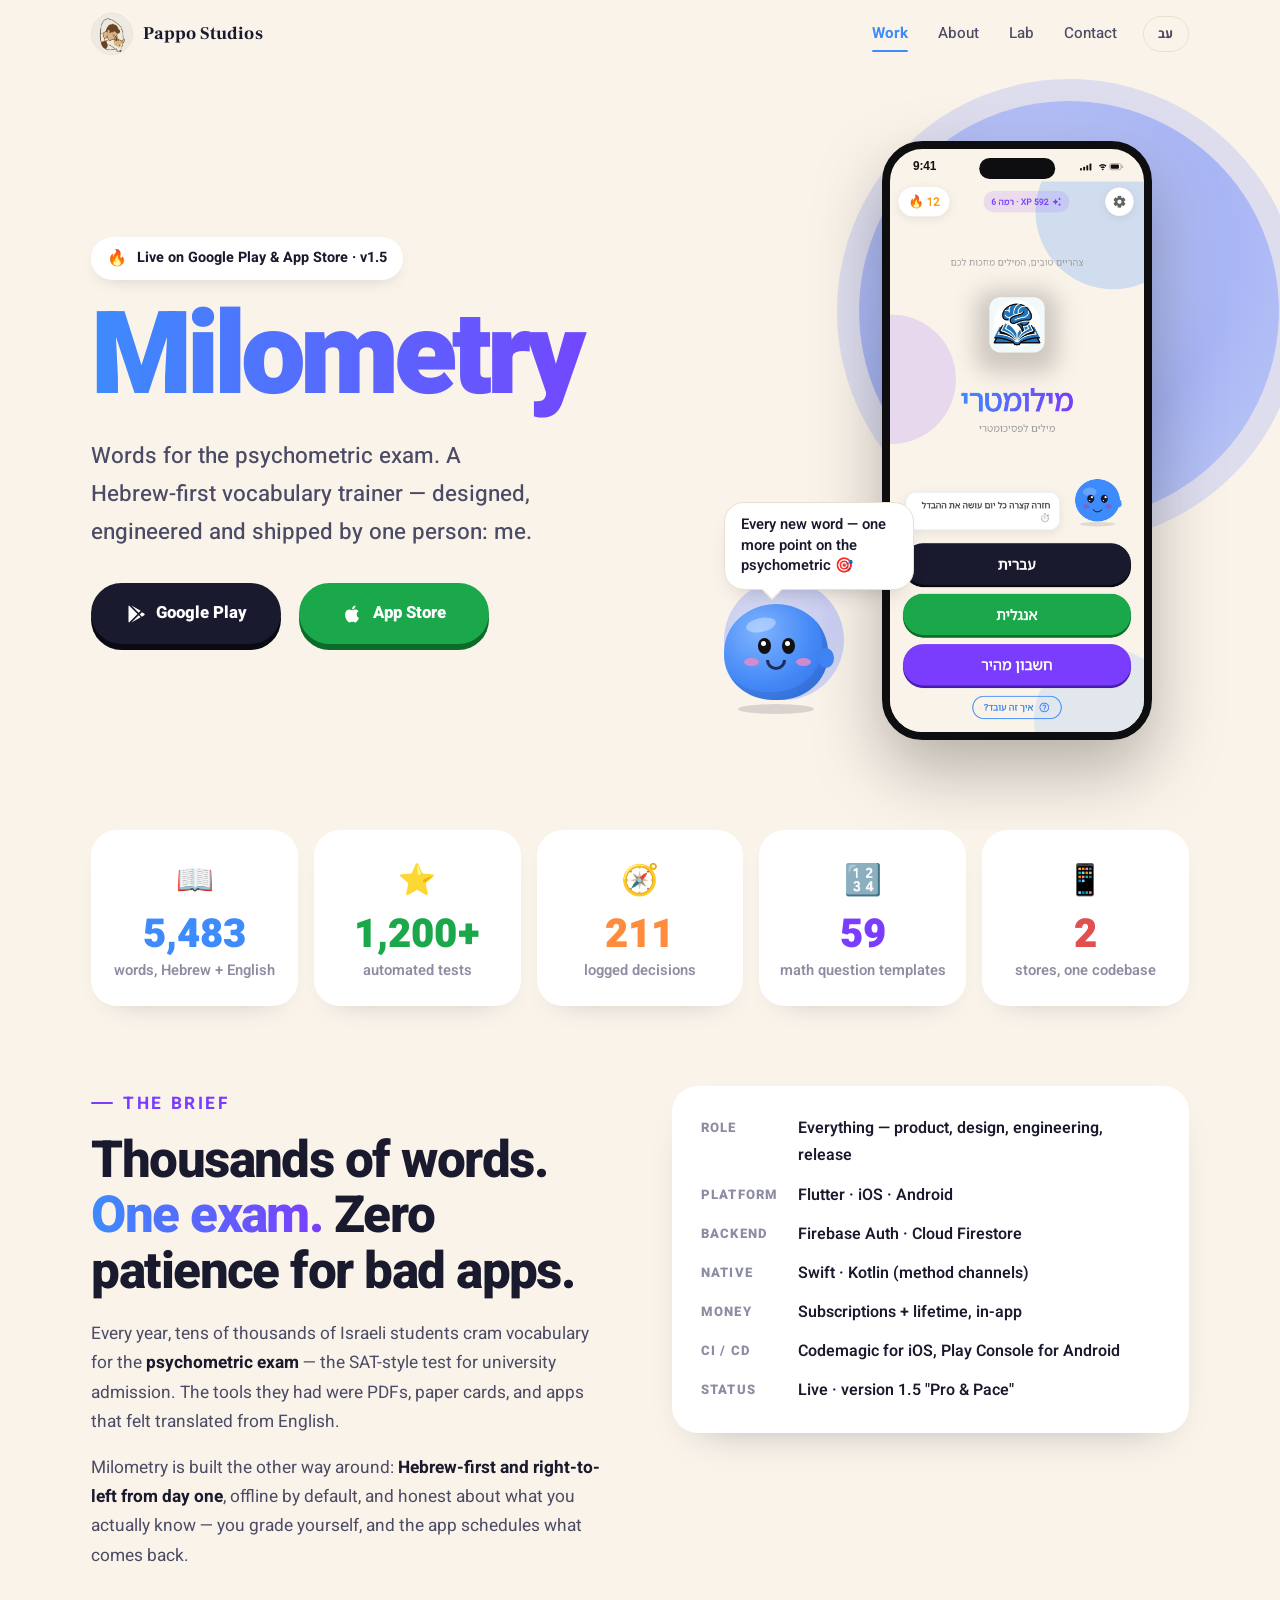
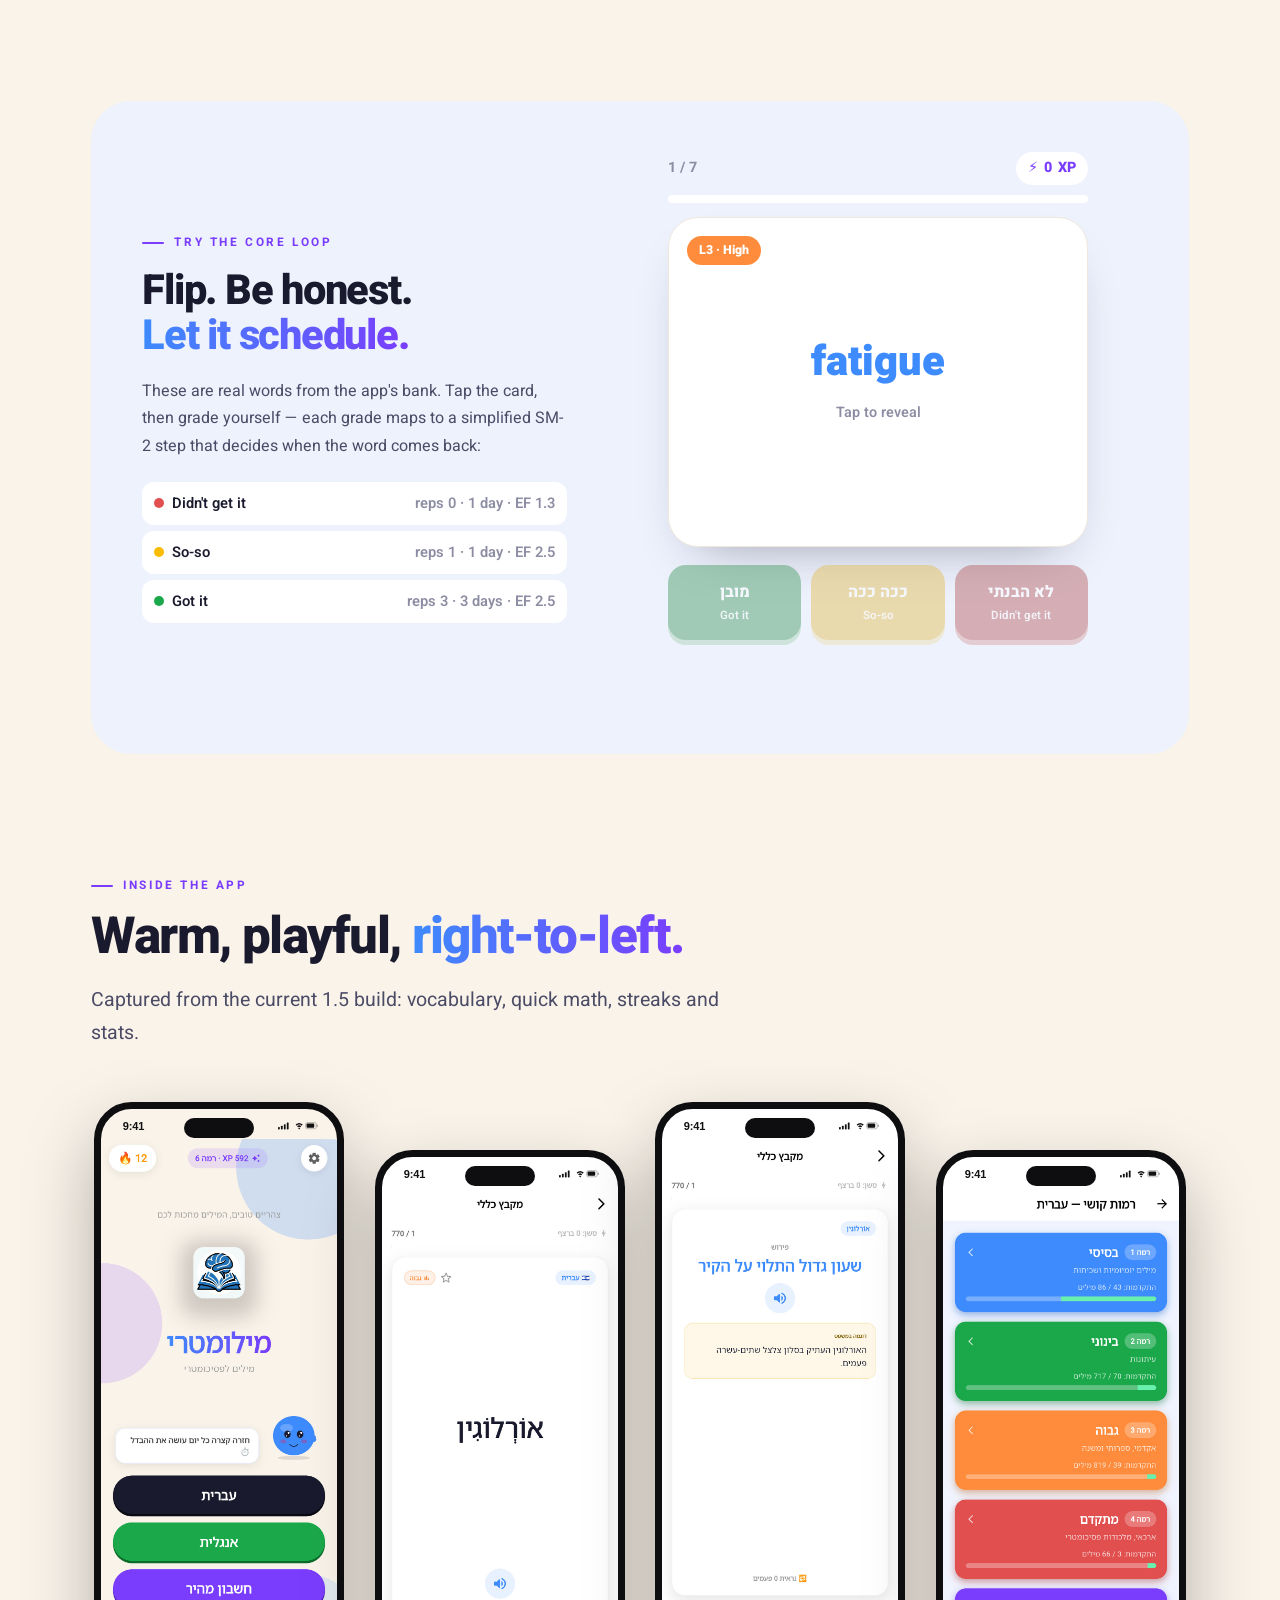
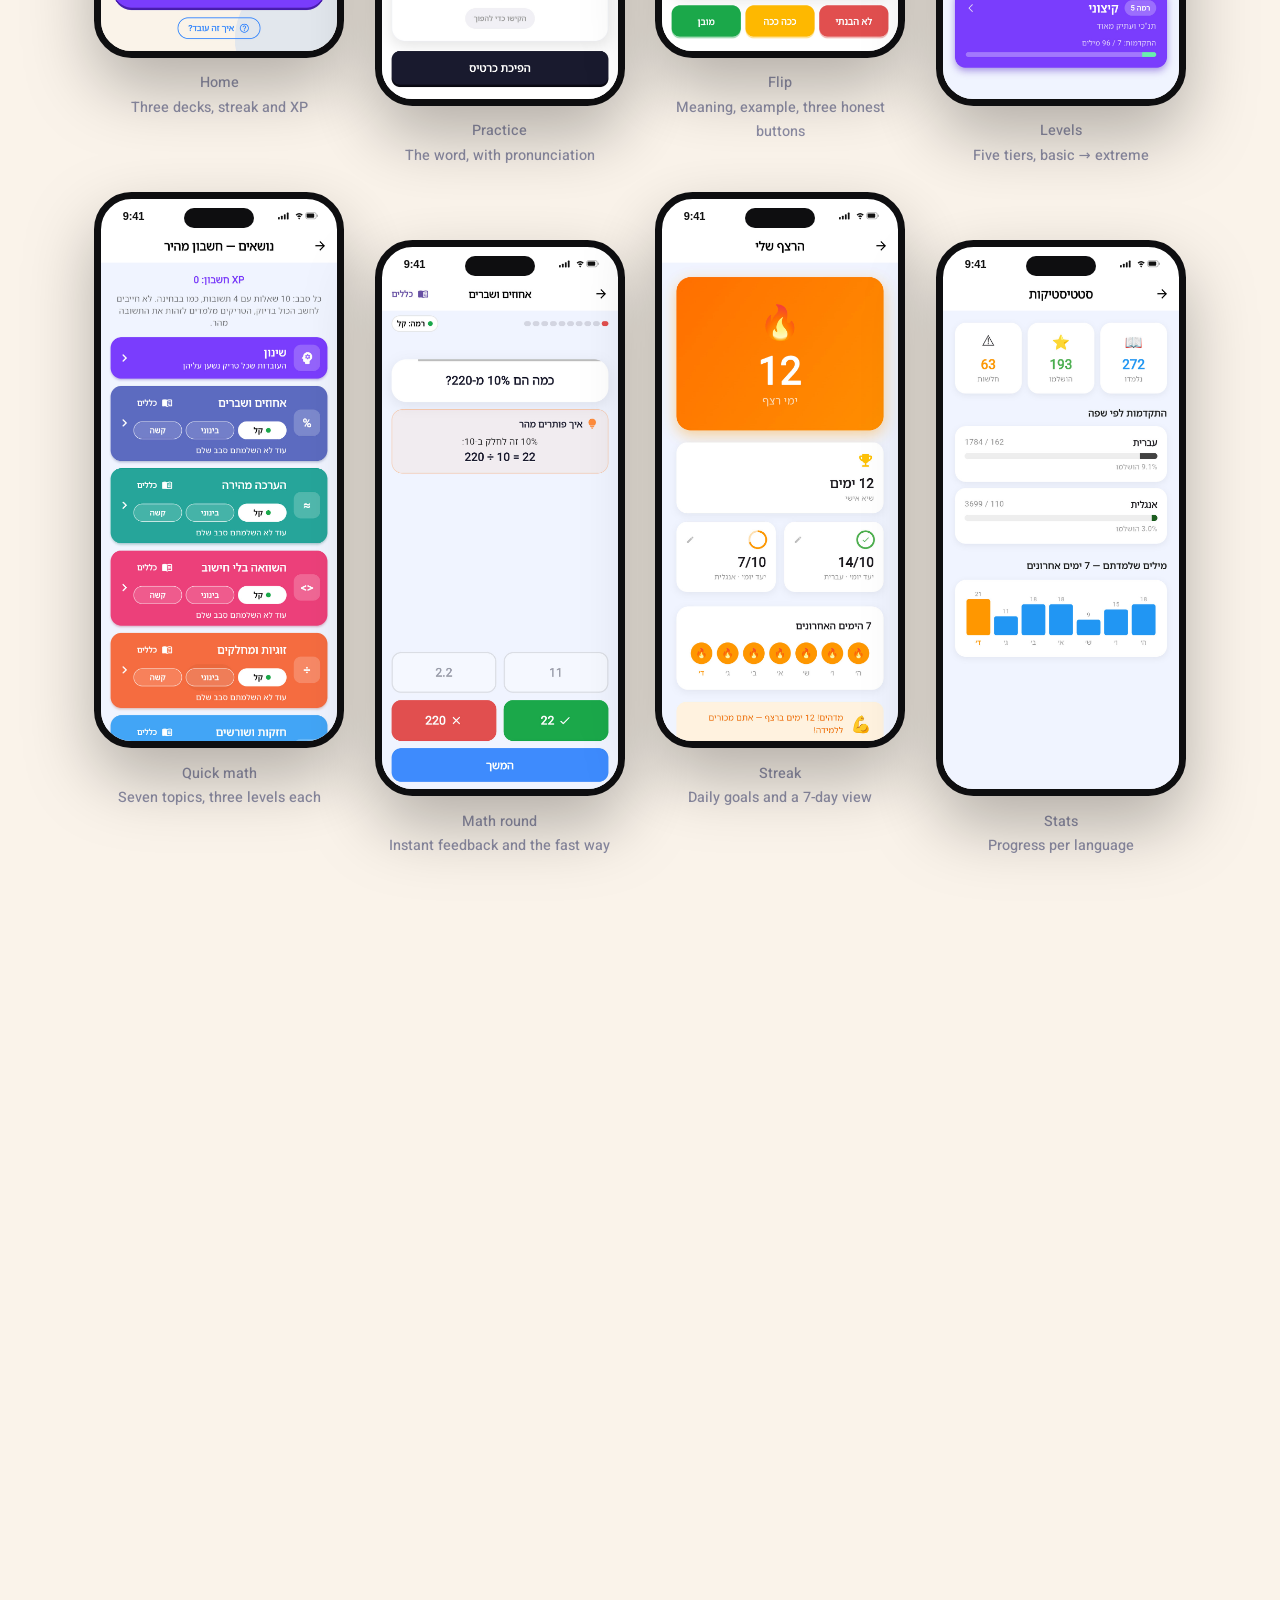
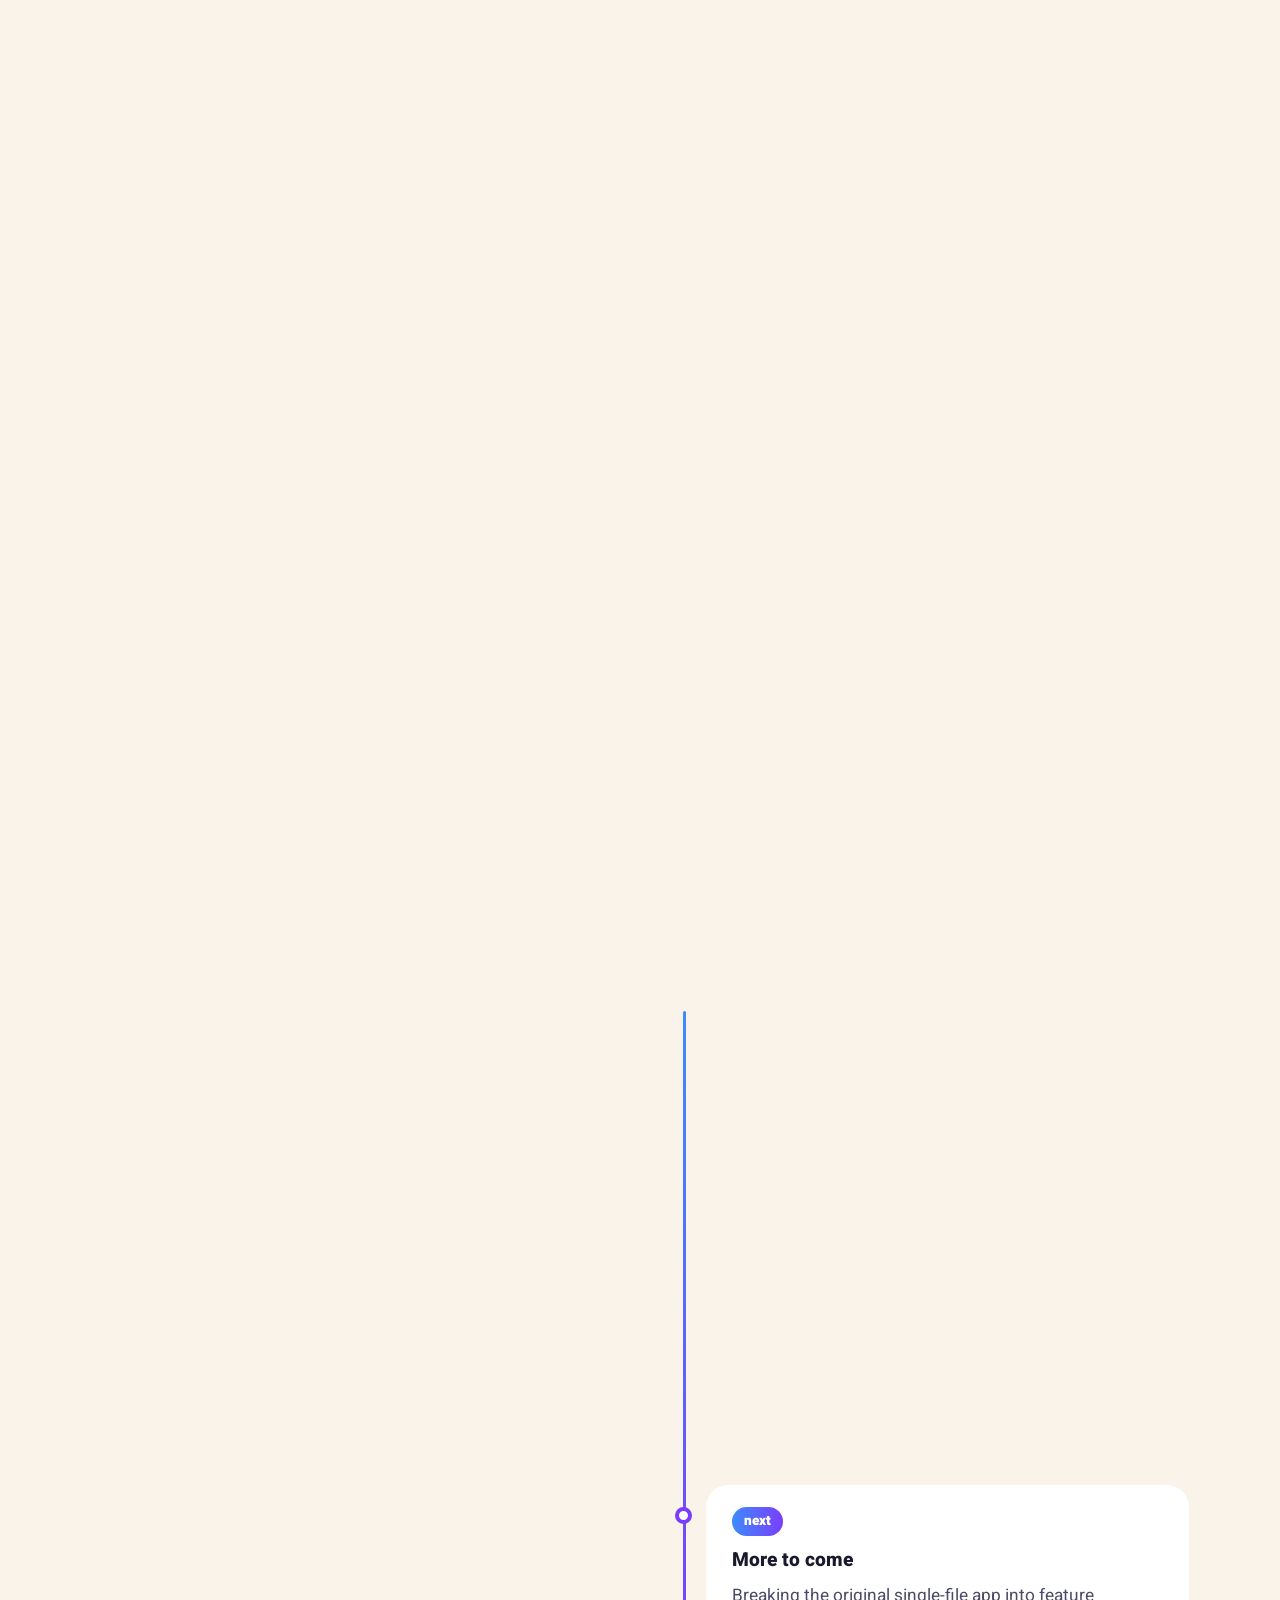
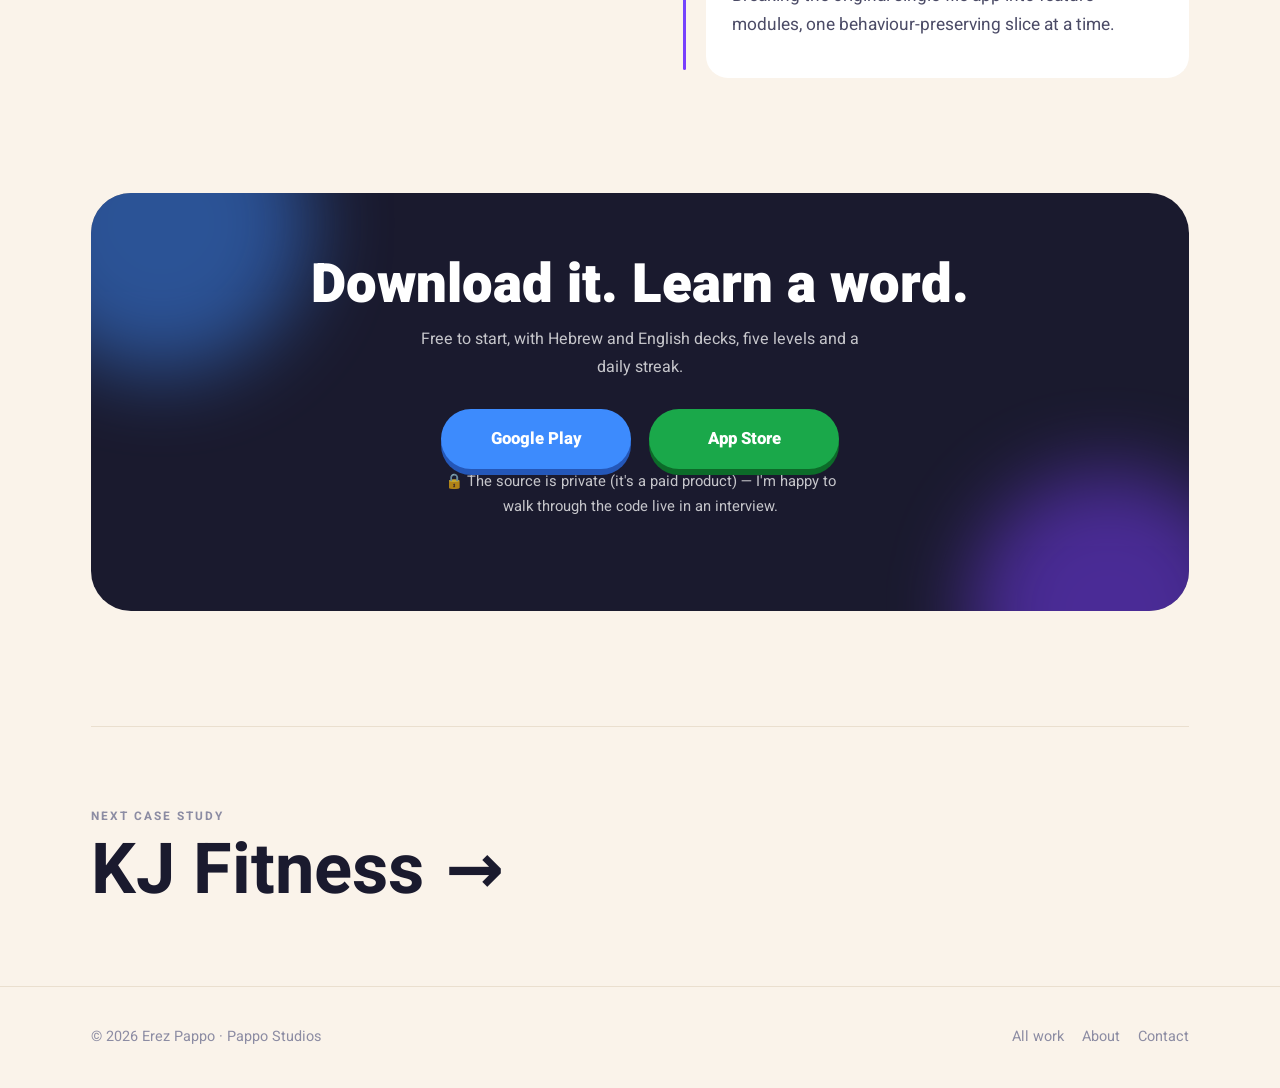
<file: milometry.html>
<!DOCTYPE html>
<html lang="en" dir="ltr" data-lang="en">
<head>
    <meta charset="UTF-8">
    <meta name="viewport" content="width=device-width, initial-scale=1.0">
    <title>Milometry — case study · Erez Pappo</title>
    <meta name="description" content="Milometry: a Hebrew-first Flutter vocabulary app for Israel's psychometric exam, designed, built and shipped solo to Google Play and the App Store.">
    <meta name="theme-color" content="#FAF3EA">
    <link rel="icon" href="images/milometry/icon.png">
    <link rel="preconnect" href="https://fonts.googleapis.com">
    <link rel="preconnect" href="https://fonts.gstatic.com" crossorigin>
    <link href="https://fonts.googleapis.com/css2?family=Heebo:wght@400;500;700;800;900&family=Frank+Ruhl+Libre:wght@700&display=swap" rel="stylesheet">
    <script>(function(){try{if(localStorage.getItem('lang')==='he'){var d=document.documentElement;d.lang='he';d.dir='rtl';d.setAttribute('data-lang','he');}}catch(e){}})();</script>
    <link rel="stylesheet" href="assets/site.css">
    <style>
        /* ═══ Milometry theme — tokens taken from the app's design_tokens.dart ═══ */
        body.theme-milo {
            --bg: #FAF3EA; --bg-2: #F3E8D8; --surface: #FFFFFF;
            --ink: #1A1A2E; --ink-soft: #4B4B66; --muted: #8C8CA3;
            --accent: #3D8BFD; --accent-2: #7A3DFD; --on-accent: #fff;
            --line: #EADFCF;
            --red: #E14F4F; --amber: #FBBC05; --orange: #FF8C3D; --green: #1AA84A; --navy: #1A1A2E;
            --display: 'Heebo', system-ui, sans-serif; --body: 'Heebo', system-ui, sans-serif;
            --radius: 24px;
        }
        .theme-milo .eyebrow { color: var(--accent-2); }
        .theme-milo .h-section em, .theme-milo .h-display em { font-style: normal; background: linear-gradient(90deg, var(--accent), var(--accent-2)); -webkit-background-clip: text; background-clip: text; color: transparent; }
        .theme-milo .h-section { font-weight: 800; letter-spacing: -.03em; }
        .grad { background: linear-gradient(90deg, var(--accent), var(--accent-2)); -webkit-background-clip: text; background-clip: text; color: transparent; }

        /* Chunky 3D buttons — the app's signature */
        .chunky { white-space: nowrap; display: inline-flex; align-items: center; justify-content: center; gap: 10px; font-weight: 800; font-size: 1.05rem; text-decoration: none; color: #fff; padding: 16px 28px; border-radius: 999px; background: var(--c); box-shadow: 0 6px 0 var(--s); transform: translateY(0); transition: transform .12s, box-shadow .12s, filter .2s; min-width: 190px; }
        .chunky:hover { filter: brightness(1.06); }
        .chunky:active { transform: translateY(5px); box-shadow: 0 1px 0 var(--s); }
        .chunky.navy { --c: #1A1A2E; --s: #0A0A14; }
        .chunky.green { --c: #1AA84A; --s: #0C6B29; }
        .chunky svg { width: 20px; height: 20px; fill: currentColor; }

        /* ── Hero ── */
        .m-hero { padding-block: clamp(2rem, 6vw, 4.5rem) clamp(3rem, 7vw, 6rem); overflow: hidden; }
        .m-hero .wrap { display: grid; grid-template-columns: 1.1fr .9fr; align-items: center; gap: clamp(2rem, 5vw, 4rem); }
        .live-pill { display: inline-flex; align-items: center; gap: 10px; background: #fff; border-radius: 999px; padding: 8px 16px; font-weight: 700; font-size: .9rem; box-shadow: 0 6px 18px -10px rgba(26,26,46,.25); margin-bottom: 22px; }
        .live-pill .flame { font-size: 1rem; }
        .m-hero h1 { font-size: clamp(3.4rem, 9vw, 7.4rem); font-weight: 900; line-height: .95; letter-spacing: -.045em; padding-bottom: .1em; }
        [lang="he"] .m-hero h1 { letter-spacing: -.01em; line-height: 1.05; }
        .m-hero .sub { font-size: clamp(1.15rem, 2vw, 1.4rem); font-weight: 500; color: var(--ink-soft); margin: 14px 0 32px; max-width: 34ch; }
        .m-hero .btn-row { gap: 18px; }

        .m-stage { position: relative; display: grid; place-items: center; min-height: 560px; }
        .m-bubble { position: absolute; border-radius: 50%; background: radial-gradient(circle at 40% 35%, #C3CCF8, #A9B6F5 55%, #BFCBF6); }
        .m-bubble.a { width: 420px; height: 420px; top: -40px; inset-inline-end: -90px; animation: bob 12s ease-in-out infinite alternate; }
        .m-bubble.a::after { content: ''; position: absolute; inset: -22px; border-radius: 50%; border: 22px solid rgba(169,182,245,.35); }
        .m-bubble.b { width: 120px; height: 120px; bottom: 40px; inset-inline-start: 0; opacity: .6; animation: bob 9s ease-in-out infinite alternate-reverse; }
        @keyframes bob { to { transform: translate(-18px, 22px); } }
        .m-stage .phone { max-width: 270px; z-index: 1; justify-self: end; margin-inline-end: 8%; animation: phone-float 7s ease-in-out infinite; }
        @keyframes phone-float { 50% { transform: translateY(-14px); } }

        /* Mili — the app's mascot, rebuilt in CSS */
        .mili-wrap { position: absolute; bottom: 40px; inset-inline-start: 0; z-index: 2; display: flex; flex-direction: column-reverse; align-items: flex-start; gap: 14px; }
        .mili { position: relative; width: 104px; height: 96px; animation: mili-bob 2.8s ease-in-out infinite; flex: none; }
        .mili .body { position: absolute; inset: 0; border-radius: 50% 50% 47% 47%; background: radial-gradient(circle at 34% 28%, #7FB3FF, #4489F7 55%, #2F6BE3); box-shadow: inset -6px -8px 0 rgba(0,0,0,.08); }
        .mili .body::before { content: ''; position: absolute; width: 30px; height: 14px; border-radius: 50%; background: rgba(255,255,255,.35); top: 14px; left: 22px; transform: rotate(-12deg); }
        .mili .ear { position: absolute; width: 16px; height: 20px; border-radius: 50%; background: #3F82F2; top: 44px; right: -6px; }
        .mili .eye { position: absolute; top: 34px; width: 13px; height: 16px; border-radius: 50%; background: #111; animation: blink 4.5s infinite; transform-origin: center 60%; }
        .mili .eye::after { content: ''; position: absolute; width: 5px; height: 5px; border-radius: 50%; background: #fff; top: 3px; left: 3px; }
        .mili .eye.l { left: 34px; } .mili .eye.r { left: 58px; }
        .mili .blush { position: absolute; top: 54px; width: 15px; height: 8px; border-radius: 50%; background: #E68BC9; opacity: .85; }
        .mili .blush.l { left: 20px; } .mili .blush.r { left: 72px; }
        .mili .mouth { position: absolute; top: 56px; left: 42px; width: 20px; height: 10px; border: 3px solid #1d2a55; border-top: 0; border-radius: 0 0 14px 14px; }
        .mili .shadow { position: absolute; bottom: -14px; left: 14px; width: 76px; height: 10px; border-radius: 50%; background: rgba(26,26,46,.14); animation: shadow 2.8s ease-in-out infinite; }
        @keyframes mili-bob { 50% { transform: translateY(-10px); } }
        @keyframes shadow { 50% { transform: scaleX(.8); opacity: .7; } }
        @keyframes blink { 0%, 46%, 50%, 100% { transform: scaleY(1); } 48% { transform: scaleY(.1); } }
        .speech { background: #fff; border-radius: 20px; padding: 12px 16px; font-weight: 600; font-size: .92rem; line-height: 1.4; box-shadow: 0 12px 26px -16px rgba(26,26,46,.35); max-width: 190px; border: 1px solid var(--line); position: relative; }
        .speech::after { content: ''; position: absolute; bottom: -8px; inset-inline-start: 40px; width: 14px; height: 14px; background: #fff; border-right: 1px solid var(--line); border-bottom: 1px solid var(--line); transform: rotate(45deg); }

        /* ── Stat cards (like the app's stats screen) ── */
        .m-stats { display: grid; grid-template-columns: repeat(5, 1fr); gap: 16px; }
        .m-stat { background: #fff; border-radius: 26px; padding: 1.6rem 1rem; text-align: center; box-shadow: 0 14px 30px -24px rgba(26,26,46,.35); transition: transform .3s var(--ease); }
        .m-stat:hover { transform: translateY(-6px) rotate(-1deg); }
        .m-stat .ico { font-size: 1.9rem; display: block; margin-bottom: 6px; }
        .m-stat .num { font-size: clamp(1.8rem, 3.4vw, 2.5rem); font-weight: 900; line-height: 1.1; color: var(--c); direction: ltr; unicode-bidi: isolate; display: block; }
        .m-stat p { color: var(--muted); font-weight: 600; font-size: .92rem; margin-top: 4px; line-height: 1.35; }

        /* ── Brief ── */
        .brief { display: grid; grid-template-columns: 1fr 1fr; gap: clamp(2rem, 5vw, 4rem); align-items: start; }
        .brief p { color: var(--ink-soft); font-size: 1.08rem; margin-bottom: 1rem; }
        .brief strong { color: var(--ink); }
        .role-card { background: #fff; border-radius: 26px; padding: 1.8rem; box-shadow: 0 18px 40px -28px rgba(26,26,46,.4); }
        .role-card dl { display: grid; grid-template-columns: auto 1fr; gap: 12px 20px; }
        .role-card dt { font-weight: 800; font-size: .82rem; text-transform: uppercase; letter-spacing: 1.2px; color: var(--muted); padding-top: 2px; }
        [lang="he"] .role-card dt { letter-spacing: 0; font-size: .92rem; }
        .role-card dd { font-weight: 600; }

        /* ── Flashcard demo ── */
        .demo { background: #EEF2FD; border-radius: 40px; padding: clamp(1.6rem, 4vw, 3.4rem); display: grid; grid-template-columns: .9fr 1.1fr; gap: clamp(1.6rem, 4vw, 3.4rem); align-items: center; }
        .demo-copy .h-section { font-size: clamp(1.8rem, 3.4vw, 2.6rem); }
        .demo-copy p { color: var(--ink-soft); margin-bottom: 1rem; }
        .sm2 { width: 100%; border-collapse: separate; border-spacing: 0 6px; margin-top: 8px; font-size: .92rem; }
        .sm2 td { background: #fff; padding: 9px 12px; font-weight: 600; }
        .sm2 td:first-child { border-start-start-radius: 12px; border-end-start-radius: 12px; }
        .sm2 td:last-child { border-start-end-radius: 12px; border-end-end-radius: 12px; color: var(--muted); direction: ltr; text-align: end; }
        .sm2 .dot { display: inline-block; width: 10px; height: 10px; border-radius: 50%; margin-inline-end: 8px; vertical-align: 0; }

        .player { max-width: 420px; width: 100%; justify-self: center; }
        .player-top { display: flex; justify-content: space-between; align-items: center; font-weight: 700; color: var(--muted); font-size: .9rem; margin-bottom: 10px; direction: ltr; }
        .xp-chip { display: inline-flex; align-items: center; gap: 6px; background: #fff; border-radius: 999px; padding: 4px 12px; color: var(--accent-2); font-weight: 800; position: relative; }
        .xp-pop { position: absolute; top: -6px; right: 4px; color: var(--green); font-weight: 900; pointer-events: none; animation: xp 1s var(--ease-out) forwards; }
        @keyframes xp { from { transform: translateY(0); opacity: 1; } to { transform: translateY(-28px); opacity: 0; } }
        .bar { height: 8px; background: #fff; border-radius: 99px; overflow: hidden; margin-bottom: 14px; }
        .bar i { display: block; height: 100%; width: 0; background: linear-gradient(90deg, var(--accent), var(--accent-2)); border-radius: 99px; transition: width .5s var(--ease); }
        .card-scene { perspective: 1200px; height: 330px; }
        .flash { position: relative; width: 100%; height: 100%; transform-style: preserve-3d; transition: transform .7s var(--ease-out); cursor: pointer; }
        .flash.flipped { transform: rotateY(180deg); }
        .flash.out-l { animation: out-l .38s ease-in forwards; } .flash.out-r { animation: out-r .38s ease-in forwards; } .flash.out-u { animation: out-u .38s ease-in forwards; }
        .flash.in { animation: card-in .45s var(--ease-out); }
        @keyframes out-l { to { transform: rotateY(180deg) translateX(120%) rotate(8deg); opacity: 0; } }
        @keyframes out-r { to { transform: rotateY(180deg) translateX(-120%) rotate(-8deg); opacity: 0; } }
        @keyframes out-u { to { transform: rotateY(180deg) translateY(-40%) scale(.9); opacity: 0; } }
        @keyframes card-in { from { transform: translateY(30px) scale(.96); opacity: 0; } }
        .face { position: absolute; inset: 0; backface-visibility: hidden; -webkit-backface-visibility: hidden; background: #fff; border-radius: 30px; padding: 22px; display: flex; flex-direction: column; align-items: center; justify-content: center; text-align: center; box-shadow: 0 24px 50px -30px rgba(26,26,46,.45); border: 1px solid #EEE7DC; }
        .face.back { transform: rotateY(180deg); justify-content: flex-start; padding-top: 26px; }
        .lvl { position: absolute; top: 18px; inset-inline-start: 18px; font-size: .78rem; font-weight: 800; padding: 4px 12px; border-radius: 999px; color: #fff; background: var(--lc); }
        .term { font-size: clamp(2rem, 5vw, 2.6rem); font-weight: 900; color: var(--accent); line-height: 1.15; }
        .hint { margin-top: 14px; color: var(--muted); font-weight: 600; font-size: .9rem; }
        .face .label { color: var(--muted); font-weight: 700; font-size: .85rem; margin: 18px 0 2px; }
        .face .trans { font-size: clamp(1.4rem, 3.6vw, 1.8rem); font-weight: 900; color: var(--accent); line-height: 1.25; }
        .example { margin-top: 18px; width: 100%; background: #FFF6E3; border: 1px solid #F6E2B5; border-radius: 16px; padding: 12px 14px; text-align: start; }
        .example b { display: block; font-size: .75rem; color: #9A7414; margin-bottom: 4px; }
        .example span { font-weight: 500; line-height: 1.5; }
        .grades { display: grid; grid-template-columns: repeat(3, 1fr); gap: 10px; margin-top: 18px; direction: rtl; }
        .grade { --c: #ccc; --s: #aaa; color: #fff; font-weight: 800; font-size: 1rem; padding: 14px 6px; border-radius: 18px; background: var(--c); box-shadow: 0 5px 0 var(--s); transition: transform .1s, box-shadow .1s, opacity .2s, filter .2s; }
        .grade:active { transform: translateY(4px); box-shadow: 0 1px 0 var(--s); }
        .grade:disabled { opacity: .45; cursor: not-allowed; filter: saturate(.6); }
        .grade.g1 { --c: #E14F4F; --s: #F29A9A; } .grade.g2 { --c: #FBBC05; --s: #F7DD8B; color: #fff; } .grade.g3 { --c: #1AA84A; --s: #8FD8A6; }
        .grade small { display: block; font-size: .72rem; font-weight: 600; opacity: .92; }
        .result { min-height: 3.2em; margin-top: 14px; text-align: center; font-weight: 700; color: var(--ink-soft); font-size: .95rem; }
        .result b { color: var(--ink); }
        .done { position: absolute; inset: 0; display: none; flex-direction: column; align-items: center; justify-content: center; gap: 12px; background: #fff; border-radius: 30px; text-align: center; padding: 24px; box-shadow: 0 24px 50px -30px rgba(26,26,46,.45); }
        .done.show { display: flex; animation: card-in .5s var(--ease-out); }
        .done .big { font-size: 3rem; }
        .done h3 { font-size: 1.6rem; font-weight: 900; }
        .confetti i { position: absolute; width: 8px; height: 14px; top: 40%; left: 50%; border-radius: 2px; animation: burst 1.2s var(--ease-out) forwards; }
        @keyframes burst { to { transform: translate(var(--x), var(--y)) rotate(var(--r)); opacity: 0; } }

        /* ── Screens ── */
        .screens { display: grid; grid-template-columns: repeat(4, 1fr); row-gap: clamp(2rem, 4vw, 3rem); gap: clamp(12px, 2vw, 24px); align-items: start; }
        .screens figure { text-align: center; }
        .screens figure:nth-child(even) { margin-top: 48px; }
        .screens .phone { margin: 0 auto 14px; max-width: 250px; transition: transform .5s var(--ease-out); }
        .screens figure:hover .phone { transform: translateY(-10px); }
        .screens figcaption { font-weight: 800; }
        .screens figcaption span { display: block; font-weight: 500; color: var(--muted); font-size: .9rem; }

        /* ── Levels chart ── */
        .levels { display: grid; gap: 12px; }
        .lv { display: grid; grid-template-columns: 150px 1fr 70px; align-items: center; gap: 16px; }
        .lv .name { font-weight: 800; display: flex; align-items: center; gap: 10px; }
        .lv .name i { font-style: normal; font-size: .72rem; color: #fff; background: var(--c); padding: 2px 9px; border-radius: 999px; direction: ltr; }
        .lv .track { height: 26px; background: #fff; border-radius: 999px; overflow: hidden; }
        .lv .fill { display: block; height: 100%; width: 0; border-radius: 999px; background: var(--c); transition: width 1.4s var(--ease-out); transition-delay: calc(var(--i) * 120ms); box-shadow: inset 0 -4px 0 rgba(0,0,0,.12); }
        .levels.in .fill { width: var(--w); }
        .lv .count { font-weight: 800; color: var(--ink-soft); direction: ltr; text-align: end; }

        /* ── Under the hood ── */
        .hood { display: grid; grid-template-columns: repeat(3, 1fr); gap: 18px; }
        .hood-card { background: #fff; border-radius: 26px; padding: 1.7rem; position: relative; overflow: hidden; transition: transform .35s var(--ease), box-shadow .35s; }
        .hood-card:hover { transform: translateY(-6px); box-shadow: 0 26px 44px -28px rgba(26,26,46,.45); }
        .hood-card::before { content: ''; position: absolute; inset-inline-start: 0; top: 0; bottom: 0; width: 5px; background: var(--c, var(--accent)); }
        .hood-card .ico { width: 46px; height: 46px; border-radius: 14px; display: grid; place-items: center; font-size: 1.4rem; background: color-mix(in srgb, var(--c, var(--accent)) 14%, white); margin-bottom: 14px; }
        .hood-card h3 { font-size: 1.15rem; font-weight: 800; margin-bottom: 8px; line-height: 1.3; }
        .hood-card p { color: var(--ink-soft); font-size: .95rem; line-height: 1.6; }
        .hood-card code { display: inline-block; margin-top: 12px; padding: 6px 10px; background: #F4F1FF; color: #4B2BB8; border-radius: 10px; font-size: .78rem; direction: ltr; word-break: break-all; }

        /* ── Release story ── */
        .story { position: relative; display: grid; gap: 18px; padding-inline-start: 34px; }
        .story::before { content: ''; position: absolute; inset-inline-start: 11px; top: 8px; bottom: 8px; width: 3px; border-radius: 3px; background: linear-gradient(var(--accent), var(--accent-2)); }
        .chapter { position: relative; background: #fff; border-radius: 22px; padding: 1.4rem 1.6rem; }
        .chapter::before { content: ''; position: absolute; inset-inline-start: -31px; top: 22px; width: 17px; height: 17px; border-radius: 50%; background: #fff; border: 4px solid var(--accent-2); }
        .chapter .ver { display: inline-block; font-weight: 900; font-size: .85rem; color: #fff; background: linear-gradient(90deg, var(--accent), var(--accent-2)); padding: 3px 12px; border-radius: 999px; direction: ltr; margin-bottom: 8px; }
        .chapter h3 { font-weight: 800; font-size: 1.2rem; margin-bottom: 4px; }
        .chapter p { color: var(--ink-soft); }

        /* ── CTA ── */
        .m-cta { background: var(--navy); color: #fff; border-radius: 40px; padding: clamp(2rem, 5vw, 4rem); text-align: center; position: relative; overflow: hidden; }
        .m-cta h2 { font-weight: 900; font-size: clamp(2rem, 5vw, 3.4rem); line-height: 1.05; margin-bottom: 12px; }
        .m-cta p { color: rgba(255,255,255,.75); max-width: 52ch; margin: 0 auto 28px; }
        .m-cta .btn-row { justify-content: center; gap: 18px; }
        .m-cta .chunky.navy { --c: #3D8BFD; --s: #2457B8; }
        .m-cta .orb { position: absolute; border-radius: 50%; filter: blur(40px); opacity: .5; }
        .private-note { margin-top: 22px; font-size: .92rem; color: rgba(255,255,255,.6); }

        .theme-milo .next-project:hover strong { color: #26B4C0; }

        @media (max-width: 1000px) {
            .m-stats { grid-template-columns: repeat(3, 1fr); }
            .hood { grid-template-columns: repeat(2, 1fr); }
            .screens { grid-template-columns: repeat(8, minmax(200px, 1fr)); overflow-x: auto; scroll-snap-type: x mandatory; padding-bottom: 12px; margin-inline: calc(var(--gut) * -1); padding-inline: var(--gut); }
            .screens figure { scroll-snap-align: center; }
        }
        @media (max-width: 860px) {
            .m-hero .wrap, .brief, .demo { grid-template-columns: 1fr; }
            .m-stage { min-height: 480px; }
            .m-bubble.a { width: 300px; height: 300px; inset-inline-end: -40px; }
        }
        @media (max-width: 560px) {
            .m-stats { grid-template-columns: repeat(2, 1fr); }
            .hood { grid-template-columns: 1fr; }
            .lv { grid-template-columns: 96px 1fr 52px; gap: 10px; }
            .lv .name i { display: none; }
            .chunky { min-width: 0; flex: 1; }
            .speech { display: none; }
            .mili-wrap { transform: scale(.72); transform-origin: bottom left; bottom: 0; }
            [dir="rtl"] .mili-wrap { transform-origin: bottom right; }
            .chunky { padding: 14px 18px; font-size: .98rem; }
            .card-scene { height: 360px; }
        }
    </style>
</head>
<body class="theme-milo">
    <a class="skip" href="#main"><span class="en">Skip to content</span><span class="he">דילוג לתוכן</span></a>
    <div class="progress" aria-hidden="true"></div>

    <header class="site-header">
        <div class="wrap nav-inner">
            <a href="index.html" class="brand" aria-label="Pappo Studios — home">
                <img src="images/pappo-mark.png" alt="" width="42" height="42">
                <span class="wordmark">Pappo Studios</span>
            </a>
            <button class="burger" aria-label="Menu" aria-expanded="false"><i></i></button>
            <nav class="nav-links" aria-label="Main">
                <a href="projects.html" class="active"><span class="en">Work</span><span class="he">עבודות</span></a>
                <a href="about.html"><span class="en">About</span><span class="he">אודות</span></a>
                <a href="future.html"><span class="en">Lab</span><span class="he">מעבדה</span></a>
                <a href="index.html#contact"><span class="en">Contact</span><span class="he">צרו קשר</span></a>
                <button class="lang-btn" type="button">עב</button>
            </nav>
        </div>
    </header>

    <main id="main">

        <!-- ═════ HERO ═════ -->
        <section class="m-hero">
            <div class="wrap">
                <div>
                    <span class="live-pill reveal"><span class="flame">🔥</span>
                        <span class="en">Live on Google Play &amp; App Store · v1.5</span>
                        <span class="he">זמינה ב-Google Play וב-App Store · גרסה 1.5</span>
                    </span>
                    <h1 class="grad" data-split><span class="en">Milometry</span><span class="he">מילומטרי</span></h1>
                    <p class="sub reveal" style="--i:2">
                        <span class="en">Words for the psychometric exam. A Hebrew-first vocabulary trainer — designed, engineered and shipped by one person: me.</span>
                        <span class="he">מילים לפסיכומטרי. מאמן אוצר מילים שנבנה בעברית מהיסוד — עוצב, פותח ושוחרר על ידי אדם אחד: אני.</span>
                    </p>
                    <div class="btn-row reveal" style="--i:3">
                        <a class="chunky navy" href="https://play.google.com/store/apps/details?id=com.pappostudios.milometry" target="_blank" rel="noopener">
                            <svg viewBox="0 0 24 24" aria-hidden="true"><path d="M3.6 1.8 13.8 12 3.6 22.2c-.4-.2-.6-.7-.6-1.2V3c0-.5.2-1 .6-1.2Zm11.6 11.6 2.4 2.4-11 6.3 8.6-8.7Zm3.9-3.6 2.7 1.6c.8.5.8 1.7 0 2.2l-2.7 1.6-2.6-2.6 2.6-2.8ZM6.6 1.9l11 6.3-2.4 2.4-8.6-8.7Z"/></svg>
                            Google Play
                        </a>
                        <a class="chunky green" href="https://apps.apple.com/il/app/%D7%9E%D7%99%D7%9C%D7%95%D7%9E%D7%98%D7%A8%D7%99/id6762563156" target="_blank" rel="noopener">
                            <svg viewBox="0 0 24 24" aria-hidden="true"><path d="M16.4 12.6c0-2.6 2.1-3.8 2.2-3.9-1.2-1.8-3.1-2-3.7-2-1.6-.2-3.1.9-3.9.9-.8 0-2-.9-3.4-.9-1.7 0-3.3 1-4.2 2.6-1.8 3.1-.5 7.7 1.3 10.2.9 1.2 1.9 2.6 3.2 2.6 1.3-.1 1.8-.8 3.3-.8s2 .8 3.4.8c1.4 0 2.3-1.3 3.1-2.5 1-1.4 1.4-2.8 1.4-2.9 0 0-2.7-1-2.7-4.1ZM13.9 4.9c.7-.9 1.2-2 1-3.2-1 0-2.2.7-3 1.6-.6.7-1.2 1.9-1 3.1 1.1.1 2.3-.6 3-1.5Z"/></svg>
                            App Store
                        </a>
                    </div>
                </div>
                <div class="m-stage reveal zoom" style="--i:1">
                    <div class="m-bubble a" aria-hidden="true"></div>
                    <div class="m-bubble b" aria-hidden="true"></div>
                    <div class="phone" style="--sb:#FAF3E9"><img src="images/milometry/home.jpg" alt="Milometry home screen: Hebrew, English and quick-math decks, a streak counter, XP level and the Mili mascot"></div>
                    <div class="mili-wrap" aria-hidden="true">
                        <div class="mili"><div class="body"></div><div class="ear"></div><div class="eye l"></div><div class="eye r"></div><div class="blush l"></div><div class="blush r"></div><div class="mouth"></div><div class="shadow"></div></div>
                        <div class="speech"><span class="en">Every new word — one more point on the psychometric 🎯</span><span class="he">כל מילה חדשה — עוד נקודה בפסיכומטרי 🎯</span></div>
                    </div>
                </div>
            </div>
        </section>

        <!-- ═════ STATS ═════ -->
        <section style="padding-bottom: clamp(3rem, 7vw, 5rem)">
            <div class="wrap m-stats" data-stagger>
                <div class="m-stat" style="--c:#3D8BFD"><span class="ico">📖</span><span class="num" data-count="5483">0</span><p><span class="en">words, Hebrew + English</span><span class="he">מילים, עברית + אנגלית</span></p></div>
                <div class="m-stat" style="--c:#1AA84A"><span class="ico">⭐</span><span class="num" data-count="1200" data-suffix="+">0</span><p><span class="en">automated tests</span><span class="he">בדיקות אוטומטיות</span></p></div>
                <div class="m-stat" style="--c:#FF8C3D"><span class="ico">🧭</span><span class="num" data-count="211">0</span><p><span class="en">logged decisions</span><span class="he">החלטות מתועדות</span></p></div>
                <div class="m-stat" style="--c:#7A3DFD"><span class="ico">🔢</span><span class="num" data-count="59">0</span><p><span class="en">math question templates</span><span class="he">תבניות שאלות בחשבון</span></p></div>
                <div class="m-stat" style="--c:#E14F4F"><span class="ico">📱</span><span class="num" data-count="2">0</span><p><span class="en">stores, one codebase</span><span class="he">חנויות, קוד אחד</span></p></div>
            </div>
        </section>

        <!-- ═════ BRIEF ═════ -->
        <section class="section" style="padding-top:0">
            <div class="wrap brief">
                <div>
                    <p class="eyebrow reveal"><span class="en">The brief</span><span class="he">הרקע</span></p>
                    <h2 class="h-section reveal" style="--i:1"><span class="en">Thousands of words. <em>One exam.</em> Zero patience for bad apps.</span><span class="he">אלפי מילים. <em>מבחן אחד.</em> אפס סבלנות לאפליקציות גרועות.</span></h2>
                    <p class="reveal" style="--i:2"><span class="en">Every year, tens of thousands of Israeli students cram vocabulary for the <strong>psychometric exam</strong> — the SAT-style test for university admission. The tools they had were PDFs, paper cards, and apps that felt translated from English.</span><span class="he">בכל שנה עשרות אלפי סטודנטים בישראל משננים אוצר מילים ל<strong>פסיכומטרי</strong>. הכלים שהיו להם: קובצי PDF, כרטיסיות נייר ואפליקציות שהרגישו כמו תרגום מאנגלית.</span></p>
                    <p class="reveal" style="--i:3"><span class="en">Milometry is built the other way around: <strong>Hebrew-first and right-to-left from day one</strong>, offline by default, and honest about what you actually know — you grade yourself, and the app schedules what comes back.</span><span class="he">מילומטרי בנויה הפוך: <strong>עברית ומימין לשמאל מהיום הראשון</strong>, עובדת בלי אינטרנט, וכנה לגבי מה שבאמת יודעים — אתם מדרגים את עצמכם, והאפליקציה מתזמנת מה יחזור.</span></p>
                </div>
                <div class="role-card reveal zoom" style="--i:2">
                    <dl>
                        <dt><span class="en">Role</span><span class="he">תפקיד</span></dt><dd><span class="en">Everything — product, design, engineering, release</span><span class="he">הכול — מוצר, עיצוב, פיתוח, שחרור</span></dd>
                        <dt><span class="en">Platform</span><span class="he">פלטפורמה</span></dt><dd>Flutter · iOS · Android</dd>
                        <dt><span class="en">Backend</span><span class="he">Backend</span></dt><dd>Firebase Auth · Cloud Firestore</dd>
                        <dt><span class="en">Native</span><span class="he">Native</span></dt><dd>Swift · Kotlin <span class="en">(method channels)</span><span class="he">(Method channels)</span></dd>
                        <dt><span class="en">Money</span><span class="he">מונטיזציה</span></dt><dd><span class="en">Subscriptions + lifetime, in-app</span><span class="he">מנויים + רכישה לכל החיים, בתוך האפליקציה</span></dd>
                        <dt><span class="en">CI / CD</span><span class="he">CI / CD</span></dt><dd><span class="en">Codemagic for iOS, Play Console for Android</span><span class="he">Codemagic ל-iOS, Play Console לאנדרואיד</span></dd>
                        <dt><span class="en">Status</span><span class="he">סטטוס</span></dt><dd><span class="en">Live · version 1.5 "Pro &amp; Pace"</span><span class="he">באוויר · גרסה 1.5 <bdi>"Pro &amp; Pace"</bdi></span></dd>
                    </dl>
                </div>
            </div>
        </section>

        <!-- ═════ PLAYABLE DEMO ═════ -->
        <section class="section" style="padding-top:0" id="demo">
            <div class="wrap">
                <div class="demo reveal">
                    <div class="demo-copy">
                        <p class="eyebrow"><span class="en">Try the core loop</span><span class="he">נסו את הלולאה המרכזית</span></p>
                        <h2 class="h-section"><span class="en">Flip. Be honest. <em>Let it schedule.</em></span><span class="he">הופכים. עונים בכנות. <em>האפליקציה מתזמנת.</em></span></h2>
                        <p><span class="en">These are real words from the app's bank. Tap the card, then grade yourself — each grade maps to a simplified SM-2 step that decides when the word comes back:</span><span class="he">אלה מילים אמיתיות מהמאגר של האפליקציה. הקישו על הכרטיס ודרגו את עצמכם — כל דירוג ממופה לצעד ב-SM-2 מפושט שקובע מתי המילה תחזור:</span></p>
                        <table class="sm2">
                            <tr><td><span class="dot" style="background:#E14F4F"></span><span class="en">Didn't get it</span><span class="he">לא הבנתי</span></td><td>reps 0 · 1 day · EF 1.3</td></tr>
                            <tr><td><span class="dot" style="background:#FBBC05"></span><span class="en">So-so</span><span class="he">ככה ככה</span></td><td>reps 1 · 1 day · EF 2.5</td></tr>
                            <tr><td><span class="dot" style="background:#1AA84A"></span><span class="en">Got it</span><span class="he">מובן</span></td><td>reps 3 · 3 days · EF 2.5</td></tr>
                        </table>
                    </div>

                    <div class="player" aria-live="polite">
                        <div class="player-top"><span id="pCount">1 / 7</span><span class="xp-chip">⚡ <span id="pXp">0</span> XP</span></div>
                        <div class="bar"><i id="pBar"></i></div>
                        <div class="card-scene">
                            <div class="flash" id="flash" role="button" tabindex="0" aria-label="Flip card">
                                <div class="face front">
                                    <span class="lvl" id="fLvl"></span>
                                    <div class="term" id="fTerm"></div>
                                    <div class="hint"><span class="en">Tap to reveal</span><span class="he">הקישו כדי לחשוף</span></div>
                                </div>
                                <div class="face back">
                                    <span class="lvl" id="bLvl"></span>
                                    <div class="label"><span class="en">Meaning</span><span class="he">פירוש</span></div>
                                    <div class="trans" id="bTrans" dir="rtl"></div>
                                    <div class="example"><b><span class="en">Example sentence</span><span class="he">דוגמה במשפט</span></b><span id="bEx"></span></div>
                                </div>
                            </div>
                            <div class="done" id="done">
                                <div class="confetti" id="confetti" aria-hidden="true"></div>
                                <div class="big">🎉</div>
                                <h3><span class="en">Session complete!</span><span class="he">סיימתם את הסשן!</span></h3>
                                <p id="doneXp" style="color:var(--muted);font-weight:600"></p>
                                <button class="chunky navy" id="again" type="button" style="min-width:0"><span class="en">Play again</span><span class="he">עוד סבב</span></button>
                            </div>
                        </div>
                        <div class="grades">
                            <button class="grade g1" data-g="1" disabled>לא הבנתי<small class="en">Didn't get it</small></button>
                            <button class="grade g2" data-g="2" disabled>ככה ככה<small class="en">So-so</small></button>
                            <button class="grade g3" data-g="3" disabled>מובן<small class="en">Got it</small></button>
                        </div>
                        <div class="result" id="result"></div>
                    </div>
                </div>
            </div>
        </section>

        <!-- ═════ SCREENS ═════ -->
        <section class="section" style="padding-top:0">
            <div class="wrap">
                <div class="section-head">
                    <p class="eyebrow reveal"><span class="en">Inside the app</span><span class="he">בתוך האפליקציה</span></p>
                    <h2 class="h-section reveal" style="--i:1"><span class="en">Warm, playful, <em>right-to-left.</em></span><span class="he">חמה, שובבה, <em>מימין לשמאל.</em></span></h2>
                    <p class="lede reveal" style="--i:2"><span class="en">Captured from the current 1.5 build: vocabulary, quick math, streaks and stats.</span><span class="he">צילומים מהגרסה הנוכחית, 1.5: אוצר מילים, חשבון מהיר, רצפים וסטטיסטיקות.</span></p>
                </div>
                <div class="screens" data-stagger>
                    <figure><div class="phone" style="--sb:#FAF3E9"><img src="images/milometry/home.jpg" alt="Home screen" loading="lazy"></div><figcaption><span class="en">Home</span><span class="he">בית</span><span><span class="en">Three decks, streak and XP</span><span class="he">שלוש חפיסות, רצף ו-XP</span></span></figcaption></figure>
                    <figure><div class="phone"><img src="images/milometry/practice-front.jpg" alt="Flashcard, front" loading="lazy"></div><figcaption><span class="en">Practice</span><span class="he">תרגול</span><span><span class="en">The word, with pronunciation</span><span class="he">המילה, עם הגייה</span></span></figcaption></figure>
                    <figure><div class="phone"><img src="images/milometry/practice.jpg" alt="Flashcard, back, with three self-grading buttons" loading="lazy"></div><figcaption><span class="en">Flip</span><span class="he">היפוך</span><span><span class="en">Meaning, example, three honest buttons</span><span class="he">פירוש, דוגמה ושלושה כפתורים כנים</span></span></figcaption></figure>
                    <figure><div class="phone"><img src="images/milometry/levels.jpg" alt="Five difficulty levels with progress" loading="lazy"></div><figcaption><span class="en">Levels</span><span class="he">רמות</span><span><span class="en">Five tiers, basic → extreme</span><span class="he">חמש רמות, מבסיסי לקיצוני</span></span></figcaption></figure>
                    <figure><div class="phone"><img src="images/milometry/math-topics.jpg" alt="Quick math topics with three difficulty levels each" loading="lazy"></div><figcaption><span class="en">Quick math</span><span class="he">חשבון מהיר</span><span><span class="en">Seven topics, three levels each</span><span class="he">שבעה נושאים, שלוש רמות לכל אחד</span></span></figcaption></figure>
                    <figure><div class="phone"><img src="images/milometry/math-question.jpg" alt="Quick math question with answer feedback and a solving tip" loading="lazy"></div><figcaption><span class="en">Math round</span><span class="he">סבב חשבון</span><span><span class="en">Instant feedback and the fast way</span><span class="he">משוב מיידי והדרך המהירה</span></span></figcaption></figure>
                    <figure><div class="phone"><img src="images/milometry/streak.jpg" alt="Streak screen" loading="lazy"></div><figcaption><span class="en">Streak</span><span class="he">רצף</span><span><span class="en">Daily goals and a 7-day view</span><span class="he">יעדים יומיים ותצוגת שבוע</span></span></figcaption></figure>
                    <figure><div class="phone"><img src="images/milometry/stats.jpg" alt="Statistics screen" loading="lazy"></div><figcaption><span class="en">Stats</span><span class="he">סטטיסטיקות</span><span><span class="en">Progress per language</span><span class="he">התקדמות לפי שפה</span></span></figcaption></figure>
                </div>
            </div>
        </section>

        <!-- ═════ LEVELS ═════ -->
        <section class="section" style="padding-top:0">
            <div class="wrap brief">
                <div>
                    <p class="eyebrow reveal"><span class="en">Data pipeline</span><span class="he">צינור הנתונים</span></p>
                    <h2 class="h-section reveal" style="--i:1"><span class="en">5,483 words, <em>sorted by a script.</em></span><span class="he">5,483 מילים, <em>ממוינות בסקריפט.</em></span></h2>
                    <p class="reveal" style="--i:2"><span class="en">Two Python scripts score every word from 1 to 10 using signals I chose deliberately — a common-words frequency list, length, syllables and suffixes for English; consonant count, idioms and translation density for Hebrew (niqqud stripped). A second pass buckets them into five levels and writes each word's level back into the bank the app ships with.</span><span class="he">שני סקריפטים ב-Python נותנים לכל מילה ציון 1–10 לפי סימנים שבחרתי בכוונה — רשימת מילים נפוצות, אורך, הברות וסיומות באנגלית; מספר עיצורים, ביטויים וצפיפות התרגום בעברית (בלי ניקוד). מעבר נוסף מחלק אותן לחמש רמות וכותב את הרמה של כל מילה חזרה למאגר שנשלח עם האפליקציה.</span></p>
                </div>
                <div class="levels reveal" data-animate>
                    <div class="lv" style="--c:#3D8BFD;--w:29%;--i:0"><span class="name"><span class="en">Basic</span><span class="he">בסיסי</span><i>L1</i></span><span class="track"><span class="fill"></span></span><span class="count">635</span></div>
                    <div class="lv" style="--c:#1AA84A;--w:100%;--i:1"><span class="name"><span class="en">Intermediate</span><span class="he">בינוני</span><i>L2</i></span><span class="track"><span class="fill"></span></span><span class="count">2,170</span></div>
                    <div class="lv" style="--c:#FF8C3D;--w:83%;--i:2"><span class="name"><span class="en">High</span><span class="he">גבוה</span><i>L3</i></span><span class="track"><span class="fill"></span></span><span class="count">1,810</span></div>
                    <div class="lv" style="--c:#E14F4F;--w:21%;--i:3"><span class="name"><span class="en">Advanced</span><span class="he">מתקדם</span><i>L4</i></span><span class="track"><span class="fill"></span></span><span class="count">446</span></div>
                    <div class="lv" style="--c:#7A3DFD;--w:19%;--i:4"><span class="name"><span class="en">Extreme</span><span class="he">קיצוני</span><i>L5</i></span><span class="track"><span class="fill"></span></span><span class="count">422</span></div>
                </div>
            </div>
        </section>

        <!-- ═════ UNDER THE HOOD ═════ -->
        <section class="section" style="padding-top:0">
            <div class="wrap">
                <div class="section-head">
                    <p class="eyebrow reveal"><span class="en">Under the hood</span><span class="he">מתחת למכסה המנוע</span></p>
                    <h2 class="h-section reveal" style="--i:1"><span class="en">The parts recruiters <em>don't see in a demo.</em></span><span class="he">החלקים <em>שלא רואים בדמו.</em></span></h2>
                </div>
                <div class="hood" data-stagger>
                    <article class="hood-card" style="--c:#3D8BFD">
                        <div class="ico">💾</div>
                        <h3><span class="en">Offline-first, never loses progress</span><span class="he">עובדת בלי רשת, לא מאבדת התקדמות</span></h3>
                        <p><span class="en">Progress is a compact per-word record on the device. The parser reads four historical formats; any format change must ship with a guarded migration and a round-trip test.</span><span class="he">ההתקדמות נשמרת כרשומה קומפקטית לכל מילה במכשיר. הפרסר קורא ארבעה פורמטים היסטוריים; כל שינוי פורמט חייב לצאת עם מיגרציה מוגנת ובדיקת Round-trip.</span></p>
                        <code>id:reps:interval:ef:nextReviewMs:status:repeatDone</code>
                    </article>
                    <article class="hood-card" style="--c:#7A3DFD">
                        <div class="ico">☁️</div>
                        <h3><span class="en">Sync with a pure merge</span><span class="he">סנכרון עם מיזוג טהור</span></h3>
                        <p><span class="en">Google &amp; Apple sign-in, then pull → merge → apply → push over Firestore. The merge is a pure, unit-tested function; streaks merge as the union of study days, so two phones can't overwrite each other.</span><span class="he">התחברות עם Google ו-Apple, ואז משיכה → מיזוג → החלה → דחיפה מול Firestore. המיזוג הוא פונקציה טהורה עם בדיקות; רצפים מתמזגים כאיחוד של ימי הלימוד, כך ששני מכשירים לא דורסים זה את זה.</span></p>
                    </article>
                    <article class="hood-card" style="--c:#1AA84A">
                        <div class="ico">💳</div>
                        <h3><span class="en">Monetisation, done carefully</span><span class="he">מונטיזציה, בזהירות</span></h3>
                        <p><span class="en">Monthly, three-month and lifetime plans with prices from the store. Entitlements get a 7-day grace, a guard stops double purchases, and existing users got 30 cap-free days when the free tier changed.</span><span class="he">מנוי חודשי, תלת-חודשי ולכל החיים, עם מחירים מהחנות. להרשאות יש 7 ימי חסד, מנגנון מונע רכישה כפולה, ומשתמשים ותיקים קיבלו 30 יום בלי הגבלה כשהשכבה החינמית השתנתה.</span></p>
                    </article>
                    <article class="hood-card" style="--c:#FF8C3D">
                        <div class="ico">🔊</div>
                        <h3><span class="en">Native bridges</span><span class="he">גשרים ל-Native</span></h3>
                        <p><span class="en">Pronunciation goes through my own method channels — <code style="margin:0;padding:1px 6px">AVSpeechSynthesizer</code> in Swift and <code style="margin:0;padding:1px 6px">TextToSpeech</code> in Kotlin — plus an Android nav-bar inset fallback.</span><span class="he">ההגייה עוברת דרך Method channels שכתבתי — <code style="margin:0;padding:1px 6px">AVSpeechSynthesizer</code> ב-Swift ו-<code style="margin:0;padding:1px 6px">TextToSpeech</code> ב-Kotlin — ועוד פתרון גיבוי לשוליים של סרגל הניווט באנדרואיד.</span></p>
                    </article>
                    <article class="hood-card" style="--c:#E14F4F">
                        <div class="ico">🧮</div>
                        <h3><span class="en">A generator, not a question bank</span><span class="he">מחולל, לא מאגר שאלות</span></h3>
                        <p><span class="en">The quick-math mode is a pure, seeded generator: 59 templates, 7 topics, 3 levels. Wrong answers are drawn around a target rank, so the right one is equally likely in every position.</span><span class="he">מצב החשבון המהיר הוא מחולל טהור עם Seed: 59 תבניות, 7 נושאים, 3 רמות. התשובות השגויות נבחרות סביב דירוג יעד, כך שהתשובה הנכונה מופיעה בכל מיקום באותה הסתברות.</span></p>
                    </article>
                    <article class="hood-card" style="--c:#00838F">
                        <div class="ico">⚡</div>
                        <h3><span class="en">First frame under 1.5 s</span><span class="he">פריים ראשון מתחת ל-1.5 שנ׳</span></h3>
                        <p><span class="en">Nothing awaited before launch touches the network; the store, account and sync start after the first frame, with timeouts. A startup test fails the build if that order ever regresses.</span><span class="he">שום דבר שממתינים לו לפני העלייה לא נוגע ברשת; החנות, החשבון והסנכרון מתחילים אחרי הפריים הראשון, עם Timeouts. בדיקת עלייה מכשילה את הבנייה אם הסדר הזה נשבר.</span></p>
                    </article>
                    <article class="hood-card" style="--c:#AD1457">
                        <div class="ico">🔎</div>
                        <h3><span class="en">Search that reads Hebrew</span><span class="he">חיפוש שמבין עברית</span></h3>
                        <p><span class="en">Matching ignores niqqud and letter case; results rank exact → prefix → contains, shorter first. The bank is decoded once in a background isolate and cached for the session.</span><span class="he">ההתאמה מתעלמת מניקוד ומאותיות גדולות; הדירוג: התאמה מלאה ← תחילית ← הכלה, הקצרות קודם. המאגר מפוענח פעם אחת ב-Isolate ברקע ונשמר בזיכרון.</span></p>
                    </article>
                    <article class="hood-card" style="--c:#F9A825">
                        <div class="ico">🏆</div>
                        <h3><span class="en">Motivation with rules</span><span class="he">מוטיבציה עם כללים</span></h3>
                        <p><span class="en">XP that pays once per word step, levels on a curve, streaks computed by calendar day (not 24-hour blocks — daylight saving bit once), and share cards for milestones.</span><span class="he">XP שמשולם פעם אחת לכל צעד של מילה, רמות על עקומה, רצפים לפי יום קלנדרי (לא בלוקים של 24 שעות — שעון הקיץ כבר עקץ פעם), וכרטיסי שיתוף לאבני דרך.</span></p>
                    </article>
                    <article class="hood-card" style="--c:#303F9F">
                        <div class="ico">🧪</div>
                        <h3><span class="en">A gate, not a suggestion</span><span class="he">שער, לא המלצה</span></h3>
                        <p><span class="en">1,200+ tests across 100+ files; injected clocks so no test depends on today's date; even the copy is tested — a test scans the code for Hebrew phrasing that breaks the app's voice.</span><span class="he">1,200+ בדיקות ביותר מ-100 קבצים; שעונים מוזרקים כך ששום בדיקה לא תלויה בתאריך של היום; אפילו הטקסטים נבדקים — בדיקה סורקת את הקוד בחיפוש אחר ניסוחים שלא מתאימים לקול של האפליקציה.</span></p>
                    </article>
                </div>
            </div>
        </section>

        <!-- ═════ RELEASE STORY ═════ -->
        <section class="section" style="padding-top:0">
            <div class="wrap brief">
                <div>
                    <p class="eyebrow reveal"><span class="en">Release story</span><span class="he">סיפור השחרורים</span></p>
                    <h2 class="h-section reveal" style="--i:1"><span class="en">From flashcards <em>to a product.</em></span><span class="he">מכרטיסיות <em>למוצר.</em></span></h2>
                    <p class="reveal" style="--i:2"><span class="en">The 1.5 release was built in short, documented sessions on a release branch, each merged only behind a green analyze-and-test gate, with a changelog entry and numbered decisions for every judgment call.</span><span class="he">גרסה 1.5 נבנתה בסשנים קצרים ומתועדים על ענף שחרור, וכל אחד מוזג רק אחרי ש-analyze והבדיקות היו ירוקים, עם רשומה ב-Changelog והחלטות ממוספרות לכל שיקול דעת.</span></p>
                </div>
                <div class="story" data-stagger>
                    <div class="chapter"><span class="ver">1.1</span><h3><span class="en">The core, in both stores</span><span class="he">הליבה, בשתי החנויות</span></h3><p><span class="en">Flashcards, units and levels, self-grading with spaced repetition, streaks, native pronunciation, reminders.</span><span class="he">כרטיסיות, מקבצים ורמות, דירוג עצמי עם חזרה מרווחת, רצפים, הגייה Native ותזכורות.</span></p></div>
                    <div class="chapter"><span class="ver">1.5</span><h3><span class="en">"Pro &amp; Pace"</span><span class="he"><bdi>"Pro &amp; Pace"</bdi></span></h3><p><span class="en">Accounts and cloud sync, subscriptions and a fair free tier, a quick-math mode, XP and levels, search, share cards, "what's new" — and a full legal and release checklist.</span><span class="he">חשבונות וסנכרון לענן, מנויים ושכבה חינמית הוגנת, מצב חשבון מהיר, XP ורמות, חיפוש, כרטיסי שיתוף, "מה חדש" — ורשימת בדיקות משפטית ושחרור מלאה.</span></p></div>
                    <div class="chapter"><span class="ver">next</span><h3><span class="en">More to come</span><span class="he">עוד בדרך</span></h3><p><span class="en">Breaking the original single-file app into feature modules, one behaviour-preserving slice at a time.</span><span class="he">פירוק הקובץ הראשי המקורי למודולים לפי פיצ'ר, פרוסה אחת בכל פעם, בלי לשנות התנהגות.</span></p></div>
                </div>
            </div>
        </section>

        <!-- ═════ CTA ═════ -->
        <section class="section" style="padding-top:0">
            <div class="wrap">
                <div class="m-cta reveal zoom">
                    <div class="orb" style="width:300px;height:300px;background:#3D8BFD;top:-120px;left:-80px"></div>
                    <div class="orb" style="width:280px;height:280px;background:#7A3DFD;bottom:-140px;right:-60px"></div>
                    <div style="position:relative">
                        <h2><span class="en">Download it. Learn a word.</span><span class="he">הורידו. למדו מילה.</span></h2>
                        <p><span class="en">Free to start, with Hebrew and English decks, five levels and a daily streak.</span><span class="he">חינם להתחלה, עם חפיסות בעברית ובאנגלית, חמש רמות ורצף יומי.</span></p>
                        <div class="btn-row">
                            <a class="chunky navy" href="https://play.google.com/store/apps/details?id=com.pappostudios.milometry" target="_blank" rel="noopener">Google Play</a>
                            <a class="chunky green" href="https://apps.apple.com/il/app/%D7%9E%D7%99%D7%9C%D7%95%D7%9E%D7%98%D7%A8%D7%99/id6762563156" target="_blank" rel="noopener">App Store</a>
                        </div>
                        <p class="private-note"><span class="en">🔒 The source is private (it's a paid product) — I'm happy to walk through the code live in an interview.</span><span class="he">🔒 הקוד פרטי (זה מוצר בתשלום) — אשמח לעבור עליו יחד בראיון.</span></p>
                    </div>
                </div>
            </div>
        </section>

        <div class="wrap">
            <a class="next-project" href="kj-fitness.html">
                <small><span class="en">Next case study</span><span class="he">הפרויקט הבא</span></small>
                <strong>KJ Fitness <span class="arr">→</span></strong>
            </a>
        </div>
    </main>

    <footer class="site-footer">
        <div class="wrap">
            <span><span class="en">© <span data-year>2026</span> Erez Pappo · Pappo Studios</span><span class="he">© <span data-year>2026</span> ארז פפו · Pappo Studios</span></span>
            <nav aria-label="Footer">
                <a href="projects.html"><span class="en">All work</span><span class="he">כל העבודות</span></a>
                <a href="about.html"><span class="en">About</span><span class="he">אודות</span></a>
                <a href="index.html#contact"><span class="en">Contact</span><span class="he">צרו קשר</span></a>
            </nav>
        </div>
    </footer>

    <script src="assets/site.js"></script>
    <script>
    /* Flashcard demo — words, levels and SM-2 steps mirror the shipping app. */
    (function () {
        var WORDS = [
            { t: 'fatigue', tr: 'לעייף / תשישות, עייפות', ex: 'Long hours of driving can fatigue even an experienced driver.', l: 3 },
            { t: 'cultivate', tr: 'לטפח, לעבד', ex: 'Farmers in this valley cultivate wheat, olives and grapes.', l: 4 },
            { t: 'גַּפַּיִם', tr: 'הידיים והרגליים של אדם או בעל חיים', ex: 'הקור העז גרם לתחושת נימול בגפיים.', l: 3, he: true },
            { t: 'prestigious', tr: 'יוקרתי', ex: 'She was accepted to a prestigious university abroad.', l: 4 },
            { t: 'hibernate', tr: 'לישון שנת חורף', ex: 'Bears hibernate in caves during the cold winter months.', l: 4 },
            { t: 'לְלֹא כָּחָל וְסָרָק', tr: 'בלי ייפוי והסתרה, כפי שהדבר באמת', ex: 'הוא הציג את המציאות העגומה ללא כחל ושרק.', l: 3, he: true },
            { t: 'indigenous', tr: 'מולד, ילידים', ex: 'The indigenous people of the island have lived there for centuries.', l: 5 }
        ];
        var LEVELS = { 1: ['Basic', 'בסיסי', '#3D8BFD'], 2: ['Intermediate', 'בינוני', '#1AA84A'], 3: ['High', 'גבוה', '#FF8C3D'], 4: ['Advanced', 'מתקדם', '#E14F4F'], 5: ['Extreme', 'קיצוני', '#7A3DFD'] };
        var STEPS = {
            1: { en: "Didn't get it", he: 'לא הבנתי', reps: 0, days: 1, ef: '1.3', xp: 1, out: 'out-l' },
            2: { en: 'So-so', he: 'ככה ככה', reps: 1, days: 1, ef: '2.5', xp: 2, out: 'out-u' },
            3: { en: 'Got it', he: 'מובן', reps: 3, days: 3, ef: '2.5', xp: 3, out: 'out-r' }
        };
        var i = 0, xp = 0, last = null, busy = false;
        var $ = function (id) { return document.getElementById(id); };
        var flash = $('flash'), grades = document.querySelectorAll('.grade');
        function he() { return document.documentElement.getAttribute('data-lang') === 'he'; }

        function render() {
            var w = WORDS[i], L = LEVELS[w.l];
            [$('fLvl'), $('bLvl')].forEach(function (el) {
                el.textContent = (he() ? 'רמה ' + w.l + ' · ' + L[1] : 'L' + w.l + ' · ' + L[0]);
                el.style.setProperty('--lc', L[2]);
            });
            $('fTerm').textContent = w.t; $('fTerm').dir = w.he ? 'rtl' : 'ltr';
            $('bTrans').textContent = w.tr;
            $('bEx').textContent = w.ex; $('bEx').dir = w.he ? 'rtl' : 'ltr';
            $('pCount').textContent = (i + 1) + ' / ' + WORDS.length;
            $('pBar').style.width = (i / WORDS.length * 100) + '%';
            renderResult();
        }
        function renderResult() {
            if (!last) { $('result').innerHTML = ''; return; }
            var s = STEPS[last];
            $('result').innerHTML = he()
                ? '<b>' + s.he + '</b> → חוזרת בעוד ' + (s.days === 1 ? 'יום' : s.days + ' ימים') + ' · <bdi>reps ' + s.reps + ' · EF ' + s.ef + ' · +' + s.xp + ' XP</bdi>'
                : '<b>' + s.en + '</b> → back in ' + s.days + (s.days === 1 ? ' day' : ' days') + ' · reps ' + s.reps + ' · EF ' + s.ef + ' · +' + s.xp + ' XP';
        }
        function setGrades(on) { grades.forEach(function (g) { g.disabled = !on; }); }
        function flip() {
            if (busy || flash.classList.contains('flipped')) return;
            flash.classList.add('flipped'); setGrades(true);
        }
        function grade(g) {
            if (busy) return; busy = true; setGrades(false);
            var s = STEPS[g]; last = g; xp += s.xp; $('pXp').textContent = xp;
            var pop = document.createElement('span'); pop.className = 'xp-pop'; pop.textContent = '+' + s.xp;
            document.querySelector('.xp-chip').appendChild(pop); setTimeout(function () { pop.remove(); }, 1000);
            renderResult();
            flash.classList.add(s.out);
            setTimeout(function () {
                flash.className = 'flash';
                i++;
                if (i >= WORDS.length) { finish(); busy = false; return; }
                render(); void flash.offsetWidth; flash.classList.add('in');
                busy = false;
            }, 380);
        }
        function finish() {
            $('pBar').style.width = '100%';
            flash.style.visibility = 'hidden';
            $('doneXp').innerHTML = he() ? 'צברתם <bdi>' + xp + ' XP</bdi> ב-' + WORDS.length + ' מילים' : 'You earned ' + xp + ' XP across ' + WORDS.length + ' words';
            $('done').classList.add('show');
            var c = $('confetti'); c.innerHTML = '';
            var colors = ['#3D8BFD', '#7A3DFD', '#1AA84A', '#FBBC05', '#E14F4F', '#FF8C3D'];
            for (var k = 0; k < 36; k++) {
                var p = document.createElement('i');
                p.style.background = colors[k % colors.length];
                p.style.setProperty('--x', (Math.random() * 360 - 180) + 'px');
                p.style.setProperty('--y', (Math.random() * -220 + 40) + 'px');
                p.style.setProperty('--r', (Math.random() * 720 - 360) + 'deg');
                c.appendChild(p);
            }
        }
        $('again').addEventListener('click', function () {
            i = 0; xp = 0; last = null; $('pXp').textContent = 0;
            $('done').classList.remove('show'); flash.style.visibility = ''; flash.className = 'flash in'; render();
        });
        flash.addEventListener('click', flip);
        flash.addEventListener('keydown', function (e) { if (e.key === 'Enter' || e.key === ' ') { e.preventDefault(); flip(); } });
        grades.forEach(function (b) { b.addEventListener('click', function () { grade(+b.getAttribute('data-g')); }); });
        document.addEventListener('langchange', function () { render(); if ($('done').classList.contains('show')) finish(); });
        render();
    })();
    </script>
</body>
</html>
</file>
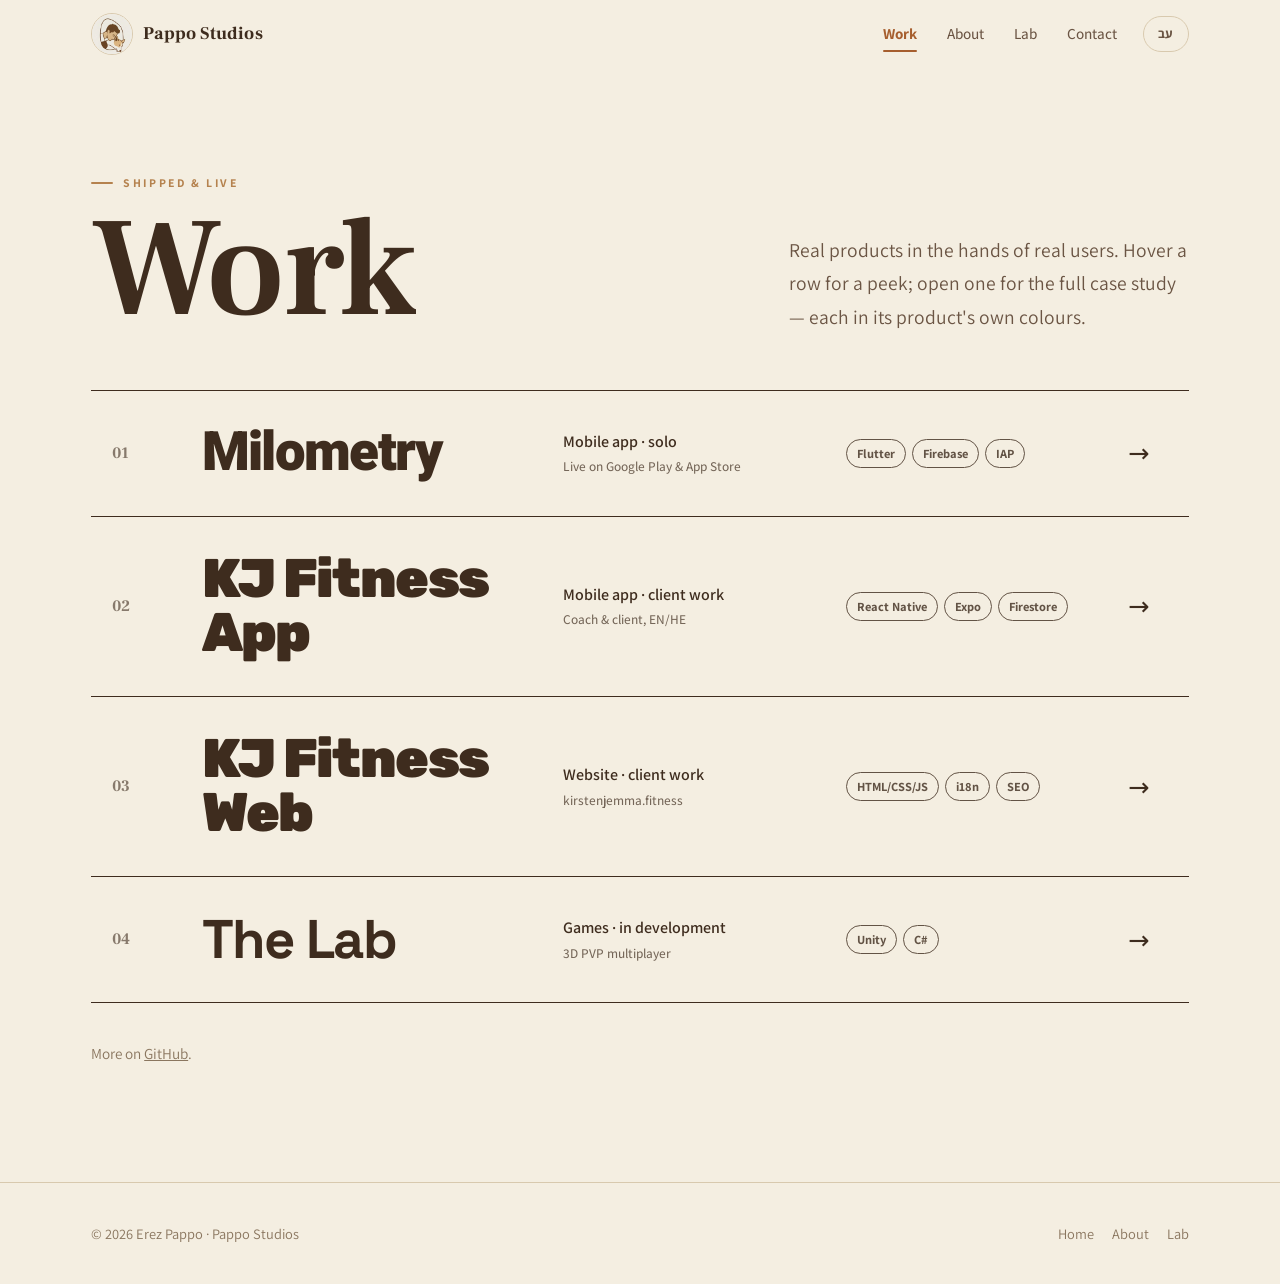
<file: projects.html>
<!DOCTYPE html>
<html lang="en" dir="ltr" data-lang="en">
<head>
    <meta charset="UTF-8">
    <meta name="viewport" content="width=device-width, initial-scale=1.0">
    <title>Work — Erez Pappo · Pappo Studios</title>
    <meta name="description" content="Projects by Erez Pappo: Milometry (Flutter), the KJ Fitness app (React Native) and website, and what's in the Lab.">
    <meta name="theme-color" content="#F4EEE1">
    <link rel="icon" href="images/pappo-mark.png">
    <link rel="preconnect" href="https://fonts.googleapis.com">
    <link rel="preconnect" href="https://fonts.gstatic.com" crossorigin>
    <link href="https://fonts.googleapis.com/css2?family=Frank+Ruhl+Libre:wght@400;500;600;700;900&family=Assistant:wght@300;400;500;600;700;800&family=Heebo:wght@800;900&family=Rubik:wght@800;900&family=Space+Grotesk:wght@700&display=swap" rel="stylesheet">
    <script>(function(){try{if(localStorage.getItem('lang')==='he'){var d=document.documentElement;d.lang='he';d.dir='rtl';d.setAttribute('data-lang','he');}}catch(e){}})();</script>
    <link rel="stylesheet" href="assets/site.css">
    <style>
        .w-hero { padding-block: clamp(3rem, 8vw, 6rem) clamp(2rem, 5vw, 3.5rem); }
        .w-hero h1 { font-size: clamp(3.4rem, 11vw, 9rem); line-height: .9; }
        .w-hero .row { display: flex; justify-content: space-between; align-items: flex-end; gap: 2rem; flex-wrap: wrap; }
        .w-hero .lede { max-width: 40ch; }
        .count-badge { font-family: var(--display); font-size: .5em; vertical-align: super; color: var(--accent); }

        .rows { border-top: 1px solid var(--ink); }
        .prow { position: relative; display: grid; grid-template-columns: 70px 1.3fr 1fr 1fr 40px; gap: 20px; align-items: center; padding: clamp(1.4rem, 3vw, 2.2rem) clamp(.6rem, 1.6vw, 1.4rem); border-bottom: 1px solid var(--ink); text-decoration: none; color: var(--ink); overflow: hidden; isolation: isolate; transition: color .35s; }
        .prow::before { content: ''; position: absolute; inset: 0; background: var(--c); transform: scaleY(0); transform-origin: bottom; transition: transform .5s var(--ease-out); z-index: -1; }
        .prow:hover::before, .prow:focus-visible::before { transform: scaleY(1); }
        .prow:hover, .prow:focus-visible { color: var(--fg); }
        .prow .n { font-family: var(--display); font-weight: 700; font-size: 1rem; opacity: .6; direction: ltr; }
        .prow h2 { font-family: var(--f); font-weight: 900; font-size: clamp(1.9rem, 4.4vw, 3.4rem); line-height: 1; letter-spacing: -.03em; transition: transform .45s var(--ease-out); }
        [lang="he"] .prow h2 { letter-spacing: 0; }
        .prow:hover h2 { transform: translateX(12px); }
        [dir="rtl"] .prow:hover h2 { transform: translateX(-12px); }
        .prow .kind { font-weight: 600; }
        .prow .kind small { display: block; font-weight: 500; opacity: .7; }
        .prow .stack { display: flex; flex-wrap: wrap; gap: 6px; }
        .prow .stack span { font-size: .78rem; font-weight: 700; padding: 3px 10px; border-radius: 999px; border: 1px solid currentColor; opacity: .8; }
        .prow .go { font-size: 1.6rem; transition: transform .4s var(--ease-out); }
        .prow:hover .go { transform: rotate(-45deg); }
        [dir="rtl"] .prow .go { transform: scaleX(-1); }
        [dir="rtl"] .prow:hover .go { transform: scaleX(-1) rotate(-45deg); }
        .prow .thumb { display: none; }

        .r-milo { --c: #FAF3EA; --fg: #1A1A2E; --f: 'Heebo', sans-serif; }
        .r-milo:hover h2 { background: linear-gradient(90deg, #3D8BFD, #7A3DFD); -webkit-background-clip: text; background-clip: text; color: transparent; }
        .r-kjapp { --c: #26B4C0; --fg: #0A3236; --f: 'Rubik', sans-serif; }
        .r-kjweb { --c: #0A3236; --fg: #FFFFFF; --f: 'Rubik', sans-serif; }
        .r-lab { --c: #08080F; --fg: #E8E6FF; --f: 'Space Grotesk', 'Heebo', sans-serif; }
        .r-lab:hover h2 { color: #FF3DF0; text-shadow: 0 0 24px rgba(255,61,240,.6); }

        /* Floating preview that follows the cursor (clipped layer, so it never adds scroll) */
        .preview-layer { position: fixed; inset: 0; overflow: hidden; pointer-events: none; z-index: 90; }
        .preview { position: absolute; top: 0; left: 0; width: 300px; height: 380px; pointer-events: none; z-index: 90; border-radius: 22px; overflow: hidden; opacity: 0; transform: translate(-50%, -50%) scale(.6) rotate(-6deg); transition: opacity .3s, transform .45s var(--ease-out); box-shadow: 0 40px 80px -30px rgba(0,0,0,.55); }
        .preview.on { opacity: 1; transform: translate(-50%, -50%) scale(1) rotate(-3deg); }
        .preview img { position: absolute; inset: 0; width: 100%; height: 100%; object-fit: cover; object-position: top; opacity: 0; transition: opacity .3s; }
        .preview img.on { opacity: 1; }
        .preview .lab-art { position: absolute; inset: 0; background: radial-gradient(circle at 50% 38%, #FF3DF0 0 22%, transparent 23%), linear-gradient(#08080F 55%, #1a0b2e); opacity: 0; transition: opacity .3s; }
        .preview .lab-art.on { opacity: 1; }
        .preview .lab-art::after { content: ''; position: absolute; inset: 55% 0 0; background-image: linear-gradient(rgba(255,61,240,.7) 1px, transparent 1px), linear-gradient(90deg, rgba(124,247,212,.6) 1px, transparent 1px); background-size: 26px 26px; transform: perspective(200px) rotateX(55deg); transform-origin: top; }

        .note { margin-top: 2.4rem; color: var(--muted); font-size: .95rem; }

        @media (max-width: 900px) {
            .prow { grid-template-columns: 44px 1fr 40px; row-gap: 10px; }
            .prow .kind { grid-column: 2; }
            .prow .stack { grid-column: 2; }
            .prow .go { grid-row: 1; grid-column: 3; }
            .prow .thumb { display: block; grid-column: 1 / -1; height: 180px; border-radius: 16px; overflow: hidden; margin-top: 6px; }
            .prow .thumb img { width: 100%; height: 100%; object-fit: cover; object-position: top; }
            .preview-layer { display: none; }
        }
    </style>
</head>
<body class="theme-pappo">
    <a class="skip" href="#main"><span class="en">Skip to content</span><span class="he">דילוג לתוכן</span></a>
    <div class="progress" aria-hidden="true"></div>

    <header class="site-header">
        <div class="wrap nav-inner">
            <a href="index.html" class="brand" aria-label="Pappo Studios — home">
                <img src="images/pappo-mark.png" alt="" width="42" height="42">
                <span class="wordmark">Pappo Studios</span>
            </a>
            <button class="burger" aria-label="Menu" aria-expanded="false"><i></i></button>
            <nav class="nav-links" aria-label="Main">
                <a href="projects.html" class="active"><span class="en">Work</span><span class="he">עבודות</span></a>
                <a href="about.html"><span class="en">About</span><span class="he">אודות</span></a>
                <a href="future.html"><span class="en">Lab</span><span class="he">מעבדה</span></a>
                <a href="index.html#contact"><span class="en">Contact</span><span class="he">צרו קשר</span></a>
                <button class="lang-btn" type="button">עב</button>
            </nav>
        </div>
    </header>

    <main id="main">
        <section class="w-hero">
            <div class="wrap">
                <p class="eyebrow reveal"><span class="en">Shipped &amp; live</span><span class="he">שוחרר ובאוויר</span></p>
                <div class="row">
                    <h1 class="h-display" data-split><span class="en">Work</span><span class="he">עבודות</span></h1>
                    <p class="lede reveal" style="--i:2"><span class="en">Real products in the hands of real users. Hover a row for a peek; open one for the full case study — each in its product's own colours.</span><span class="he">מוצרים אמיתיים בידיים של משתמשים אמיתיים. עברו עם העכבר על שורה להצצה; פתחו אחת לניתוח המלא — כל אחד בצבעים של המוצר שלו.</span></p>
                </div>
            </div>
        </section>

        <section class="section" style="padding-top:0">
            <div class="wrap">
                <div class="rows" data-stagger>
                    <a class="prow r-milo" href="milometry.html" data-preview="images/milometry/practice.jpg">
                        <span class="n">01</span>
                        <h2><span class="en">Milometry</span><span class="he">מילומטרי</span></h2>
                        <span class="kind"><span class="en">Mobile app · solo</span><span class="he">אפליקציה · עבודת יחיד</span><small><span class="en">Live on Google Play &amp; App Store</span><span class="he">באוויר ב-Google Play וב-App Store</span></small></span>
                        <span class="stack"><span>Flutter</span><span>Firebase</span><span>IAP</span></span>
                        <span class="go" aria-hidden="true">→</span>
                        <span class="thumb"><img src="images/milometry/practice.jpg" alt="" loading="lazy"></span>
                    </a>
                    <a class="prow r-kjapp" href="kj-fitness.html#app" data-preview="images/kj/training.jpg">
                        <span class="n">02</span>
                        <h2>KJ Fitness App</h2>
                        <span class="kind"><span class="en">Mobile app · client work</span><span class="he">אפליקציה · עבודה ללקוחה</span><small><span class="en">Coach &amp; client, EN/HE</span><span class="he">מאמנת ולקוחות, אנגלית/עברית</span></small></span>
                        <span class="stack"><span>React Native</span><span>Expo</span><span>Firestore</span></span>
                        <span class="go" aria-hidden="true">→</span>
                        <span class="thumb"><img src="images/kj/training.jpg" alt="" loading="lazy"></span>
                    </a>
                    <a class="prow r-kjweb" href="kj-fitness.html#web" data-preview="images/kj/kj-web-mobile.jpg">
                        <span class="n">03</span>
                        <h2>KJ Fitness Web</h2>
                        <span class="kind"><span class="en">Website · client work</span><span class="he">אתר · עבודה ללקוחה</span><small class="ltr">kirstenjemma.fitness</small></span>
                        <span class="stack"><span>HTML/CSS/JS</span><span>i18n</span><span>SEO</span></span>
                        <span class="go" aria-hidden="true">→</span>
                        <span class="thumb"><img src="images/kj/kj-web-desktop.jpg" alt="" loading="lazy"></span>
                    </a>
                    <a class="prow r-lab" href="future.html" data-preview="lab">
                        <span class="n">04</span>
                        <h2><span class="en">The Lab</span><span class="he">המעבדה</span></h2>
                        <span class="kind"><span class="en">Games · in development</span><span class="he">משחקים · בפיתוח</span><small><span class="en">3D PVP multiplayer</span><span class="he">PVP תלת-ממדי מרובה משתתפים</span></small></span>
                        <span class="stack"><span>Unity</span><span>C#</span></span>
                        <span class="go" aria-hidden="true">→</span>
                    </a>
                </div>
                <p class="note reveal"><span class="en">More on <a href="https://github.com/pappostudios" target="_blank" rel="noopener">GitHub</a>.</span><span class="he">עוד ב-<a href="https://github.com/pappostudios" target="_blank" rel="noopener">GitHub</a>.</span></p>
            </div>
        </section>
    </main>

    <div class="preview-layer" aria-hidden="true"><div class="preview">
        <img src="images/milometry/practice.jpg" alt="">
        <img src="images/kj/training.jpg" alt="">
        <img src="images/kj/kj-web-mobile.jpg" alt="">
        <div class="lab-art"></div>
    </div></div>

    <footer class="site-footer">
        <div class="wrap">
            <span><span class="en">© <span data-year>2026</span> Erez Pappo · Pappo Studios</span><span class="he">© <span data-year>2026</span> ארז פפו · Pappo Studios</span></span>
            <nav aria-label="Footer">
                <a href="index.html"><span class="en">Home</span><span class="he">בית</span></a>
                <a href="about.html"><span class="en">About</span><span class="he">אודות</span></a>
                <a href="future.html"><span class="en">Lab</span><span class="he">מעבדה</span></a>
            </nav>
        </div>
    </footer>

    <script src="assets/site.js"></script>
    <script>
        /* Cursor-following preview (mouse only; hidden on small screens via CSS). */
        (function () {
            if (!window.matchMedia('(pointer: fine)').matches) return;
            var box = document.querySelector('.preview');
            var imgs = box.querySelectorAll('img'), lab = box.querySelector('.lab-art');
            var x = 0, y = 0, cx = 0, cy = 0, raf = null;
            function loop() {
                cx += (x - cx) * 0.16; cy += (y - cy) * 0.16;
                box.style.left = cx + 'px'; box.style.top = cy + 'px';
                raf = requestAnimationFrame(loop);
            }
            document.querySelectorAll('.prow').forEach(function (row) {
                row.addEventListener('pointerenter', function (e) {
                    var src = row.getAttribute('data-preview');
                    imgs.forEach(function (im) { im.classList.toggle('on', im.getAttribute('src') === src); });
                    lab.classList.toggle('on', src === 'lab');
                    x = cx = e.clientX; y = cy = e.clientY;
                    box.classList.add('on');
                    if (!raf) loop();
                });
                row.addEventListener('pointermove', function (e) { x = e.clientX + (document.documentElement.dir === 'rtl' ? -170 : 170); y = e.clientY; });
                row.addEventListener('pointerleave', function () { box.classList.remove('on'); cancelAnimationFrame(raf); raf = null; });
            });
        })();
    </script>
</body>
</html>
</file>
<file: assets/site.css>
/* ==========================================================================
   Pappo Studios — shared foundation
   Every page sets its own theme by overriding the tokens below on <body>
   (body.theme-pappo, .theme-milo, .theme-kj, .theme-lab).
   ========================================================================== */

:root {
    --bg:        #F4EEE1;
    --bg-2:      #EAE0CB;
    --surface:   #EDE5D4;
    --ink:       #3E2C1E;
    --ink-soft:  #6B5544;
    --muted:     #8A765F;
    --accent:    #A65E2E;
    --accent-2:  #B5824E;
    --on-accent: #FBF6EC;
    --line:      #D8C9AE;
    --display:   'Frank Ruhl Libre', Georgia, serif;
    --body:      'Assistant', system-ui, sans-serif;
    --radius:    14px;
    --nav-h:     68px;
    --gut:       clamp(16px, 4vw, 56px);
    --ease:      cubic-bezier(.2, .8, .2, 1);
    --ease-out:  cubic-bezier(.16, 1, .3, 1);
}

*, *::before, *::after { box-sizing: border-box; margin: 0; padding: 0; }

html { -webkit-text-size-adjust: 100%; scroll-padding-top: calc(var(--nav-h) + 12px); }
@media (prefers-reduced-motion: no-preference) { html { scroll-behavior: smooth; } }

body {
    font-family: var(--body);
    background: var(--bg);
    color: var(--ink);
    line-height: 1.7;
    overflow-x: hidden;
    animation: page-in .55s var(--ease-out) both;
}
body.leaving { opacity: 0; transform: translateY(-6px); transition: opacity .22s ease, transform .22s ease; }
@keyframes page-in { from { opacity: 0; transform: translateY(8px); } to { opacity: 1; transform: none; } }

img { display: block; max-width: 100%; }
a { color: inherit; }
button { font: inherit; color: inherit; background: none; border: 0; cursor: pointer; }
ul, ol { list-style: none; }
code { font-family: ui-monospace, 'SF Mono', Menlo, Consolas, monospace; font-size: .88em; }

::selection { background: var(--accent); color: var(--on-accent); }
:focus-visible { outline: 3px solid var(--accent); outline-offset: 3px; border-radius: 4px; }

.wrap { max-width: 1200px; margin: 0 auto; padding-inline: var(--gut); }
.ltr { direction: ltr; unicode-bidi: isolate; }
.skip { position: absolute; inset-inline-start: 12px; top: -60px; z-index: 300; background: var(--ink); color: var(--bg); padding: 10px 16px; font-weight: 700; text-decoration: none; border-radius: 8px; }
.skip:focus { top: 12px; }

/* ── Language: every string ships twice ── */
html[data-lang="he"] .en { display: none !important; }
html:not([data-lang="he"]) .he { display: none !important; }

/* ── Scroll progress ── */
.progress { position: fixed; top: 0; inset-inline-start: 0; height: 3px; width: 100%; z-index: 200; background: var(--accent); transform-origin: left; transform: scaleX(var(--p, 0)); pointer-events: none; }
[dir="rtl"] .progress { transform-origin: right; }

/* ── Header ── */
.site-header {
    position: sticky; top: 0; z-index: 100;
    background: color-mix(in srgb, var(--bg) 82%, transparent);
    backdrop-filter: saturate(1.4) blur(14px);
    -webkit-backdrop-filter: saturate(1.4) blur(14px);
    border-bottom: 1px solid transparent;
    transition: border-color .3s, box-shadow .3s;
}
.site-header.scrolled { border-bottom-color: var(--line); box-shadow: 0 10px 30px -22px rgba(0,0,0,.35); }
.nav-inner { display: flex; align-items: center; justify-content: space-between; gap: 20px; height: var(--nav-h); }

.brand { display: flex; align-items: center; gap: 10px; text-decoration: none; flex: none; }
.brand img { height: 42px; width: 42px; object-fit: cover; border-radius: 50%; border: 1px solid var(--line); background: #EEEBE2; transition: transform .5s var(--ease-out); }
.brand:hover img { transform: rotate(-8deg) scale(1.06); }
.brand .wordmark { font-family: 'Frank Ruhl Libre', Georgia, serif; font-weight: 700; font-size: 1.12rem; letter-spacing: .2px; }

.nav-links { display: flex; align-items: center; gap: 6px; }
.nav-links a {
    position: relative; text-decoration: none; font-size: .95rem; font-weight: 500;
    color: var(--ink-soft); padding: 8px 12px; border-radius: 999px; transition: color .2s, background .2s;
}
.nav-links a:hover { color: var(--ink); background: color-mix(in srgb, var(--ink) 7%, transparent); }
.nav-links a.active { color: var(--accent); font-weight: 700; }
.nav-links a.active::after { content: ''; position: absolute; inset-inline: 12px; bottom: 3px; height: 2px; border-radius: 2px; background: currentColor; }

.lang-btn {
    font-weight: 700; font-size: .82rem; letter-spacing: .8px; min-width: 46px; height: 36px;
    border: 1.5px solid var(--line); color: var(--ink-soft); padding: 0 12px; border-radius: 999px;
    margin-inline-start: 8px; transition: border-color .2s, color .2s, transform .2s;
}
.lang-btn:hover { border-color: var(--accent); color: var(--accent); transform: translateY(-1px); }

.burger { display: none; width: 44px; height: 44px; border-radius: 12px; position: relative; }
.burger i, .burger i::before, .burger i::after { position: absolute; left: 11px; width: 22px; height: 2px; border-radius: 2px; background: var(--ink); transition: transform .25s var(--ease), background .2s; }
.burger i { top: 21px; }
.burger i::before, .burger i::after { content: ''; left: 0; }
.burger i::before { top: -7px; } .burger i::after { top: 7px; }
.menu-open .burger i { background: transparent; }
.menu-open .burger i::before { transform: translateY(7px) rotate(45deg); }
.menu-open .burger i::after { transform: translateY(-7px) rotate(-45deg); }

@media (max-width: 760px) {
    .burger { display: block; }
    .nav-links {
        position: fixed; inset: var(--nav-h) 0 auto 0; flex-direction: column; align-items: stretch; gap: 4px;
        padding: 16px var(--gut) 24px; background: var(--bg); border-bottom: 1px solid var(--line);
        box-shadow: 0 30px 40px -30px rgba(0,0,0,.4);
        transform: translateY(-8px); opacity: 0; visibility: hidden; transition: opacity .25s, transform .25s var(--ease), visibility .25s;
    }
    .menu-open .nav-links { opacity: 1; transform: none; visibility: visible; }
    .nav-links a { font-size: 1.15rem; padding: 12px 14px; }
    .nav-links a.active::after { display: none; }
    .lang-btn { margin: 8px 0 0; align-self: flex-start; }
}
@media (max-width: 420px) { .brand .wordmark { display: none; } }

/* ── Type helpers ── */
.eyebrow {
    display: inline-flex; align-items: center; gap: 10px;
    font-weight: 700; text-transform: uppercase; letter-spacing: 2.6px; font-size: .74rem; color: var(--accent-2);
    margin-bottom: 14px;
}
[lang="he"] .eyebrow { letter-spacing: .5px; font-size: .86rem; }
.eyebrow::before { content: ''; width: 22px; height: 2px; background: currentColor; border-radius: 2px; }

.h-display { font-family: var(--display); font-weight: 600; line-height: 1.04; letter-spacing: -.02em; text-wrap: balance; }
[lang="he"] .h-display { letter-spacing: 0; line-height: 1.12; }
.h-section { font-family: var(--display); font-weight: 600; font-size: clamp(2rem, 4.2vw, 3.2rem); line-height: 1.08; letter-spacing: -.02em; text-wrap: balance; margin-bottom: 1.2rem; }
[lang="he"] .h-section { letter-spacing: 0; line-height: 1.15; }
.h-section em, .h-display em { font-style: italic; color: var(--accent); }
[lang="he"] .h-section em, [lang="he"] .h-display em { font-style: normal; }
.lede { font-size: clamp(1.05rem, 1.6vw, 1.22rem); color: var(--ink-soft); max-width: 60ch; }

section { position: relative; }
.section { padding-block: clamp(4rem, 9vw, 7.5rem); }
.section-head { margin-bottom: clamp(2rem, 4vw, 3.2rem); }

/* ── Buttons ── */
.btn {
    display: inline-flex; align-items: center; justify-content: center; gap: 10px;
    font-weight: 700; font-size: .98rem; text-decoration: none; line-height: 1.2;
    padding: 14px 26px; border-radius: 999px; border: 1.5px solid transparent;
    transition: transform .25s var(--ease), box-shadow .25s var(--ease), background .2s, color .2s, border-color .2s;
    will-change: transform;
}
.btn-solid { background: var(--accent); color: var(--on-accent); box-shadow: 0 10px 24px -12px color-mix(in srgb, var(--accent) 80%, transparent); }
.btn-solid:hover { transform: translateY(-2px); box-shadow: 0 16px 30px -12px color-mix(in srgb, var(--accent) 90%, transparent); }
.btn-ghost { border-color: var(--ink); color: var(--ink); }
.btn-ghost:hover { background: var(--ink); color: var(--bg); transform: translateY(-2px); }
.btn .arr { display: inline-block; transition: transform .25s var(--ease); }
.btn:hover .arr { transform: translateX(4px); }
[dir="rtl"] .btn .arr { transform: scaleX(-1); }
[dir="rtl"] .btn:hover .arr { transform: scaleX(-1) translateX(4px); }
.btn-row { display: flex; flex-wrap: wrap; gap: 12px; }

/* ── Tags ── */
.tags { display: flex; flex-wrap: wrap; gap: 7px; }
.tag { display: inline-block; padding: 4px 12px; border-radius: 999px; font-size: .8rem; font-weight: 600; border: 1px solid var(--line); color: var(--ink-soft); background: color-mix(in srgb, var(--bg) 60%, white); }

/* ── Reveal on scroll ── */
.reveal { opacity: 0; transform: translateY(26px); transition: opacity .8s var(--ease-out), transform .8s var(--ease-out); transition-delay: calc(var(--i, 0) * 80ms); }
.reveal.from-start { transform: translateX(-34px); }
[dir="rtl"] .reveal.from-start { transform: translateX(34px); }
.reveal.zoom { transform: scale(.94); }
.reveal.visible { opacity: 1; transform: none; }

/* Split headline: words rise in one by one */
.split .w { display: inline-block; overflow: hidden; vertical-align: top; padding-bottom: .08em; margin-bottom: -.08em; }
.split .w > span { display: inline-block; transform: translateY(105%); transition: transform .9s var(--ease-out); transition-delay: calc(var(--wi) * 55ms + 120ms); }
.split.go .w > span { transform: none; }

/* ── Marquee ── */
.marquee { overflow: hidden; white-space: nowrap; -webkit-mask-image: linear-gradient(90deg, transparent, #000 8%, #000 92%, transparent); mask-image: linear-gradient(90deg, transparent, #000 8%, #000 92%, transparent); }
.marquee-track { display: inline-flex; gap: 48px; padding-inline-end: 48px; animation: marquee 32s linear infinite; }
.marquee:hover .marquee-track { animation-play-state: paused; }
@keyframes marquee { to { transform: translateX(-50%); } }
[dir="rtl"] .marquee-track { animation-name: marquee-rtl; }
@keyframes marquee-rtl { to { transform: translateX(50%); } }

/* ── Device frames ── */
/* A phone scales as one piece (container units): bezel, a status bar in the
   app's own top colour (--sb, text --sbt), and the island inside that bar, so
   nothing sits on top of the screenshot. Screens stay upright: rotating a
   screenshot resamples it and softens the text. */
.phone {
    --sb: #fff; --sbt: #111;
    container-type: inline-size; position: relative; width: 100%; max-width: 280px;
    border-radius: 17%/8%; filter: drop-shadow(0 30px 34px rgba(0,0,0,.28));
}
/* The screenshot carries the frame: its border is the bezel, its top padding
   the status bar (painted in --sb), so everything scales with the phone. */
.phone > img, .phone > .screen {
    display: block; box-sizing: border-box; width: 100%;
    border: 3cqw solid #0E0E10; border-radius: 15cqw; background: var(--sb);
}
.phone > img { height: auto; padding-top: 12cqw; }
.phone::before { content: ''; position: absolute; top: 6.2cqw; left: 50%; width: 28cqw; height: 8cqw; transform: translateX(-50%); background: #0E0E10; border-radius: 99px; z-index: 2; }
.phone::after {
    content: '9:41'; position: absolute; top: 3cqw; left: 3cqw; right: 3cqw; height: 13.2cqw; z-index: 2; direction: ltr;
    display: flex; align-items: center; padding-inline: 8.5cqw; box-sizing: border-box;
    font: 600 4.4cqw/1 -apple-system, 'SF Pro Text', 'Segoe UI', Roboto, sans-serif; letter-spacing: -.01em; color: var(--sbt);
    background: no-repeat right 7.5cqw center / 16cqw auto url("data:image/svg+xml,%3Csvg xmlns='http://www.w3.org/2000/svg' viewBox='0 0 68 13'%3E%3Cg fill='%23111'%3E%3Crect x='0' y='8' width='3' height='4' rx='1'/%3E%3Crect x='5' y='6' width='3' height='6' rx='1'/%3E%3Crect x='10' y='3.5' width='3' height='8.5' rx='1'/%3E%3Crect x='15' y='1' width='3' height='11' rx='1'/%3E%3Cpath d='M30 4.2a9 9 0 0 1 12 0l-1.6 1.7a6.6 6.6 0 0 0-8.8 0zM32.5 7a5.2 5.2 0 0 1 7 0l-1.7 1.7a2.8 2.8 0 0 0-3.6 0zM36 12l-1.8-1.8a2.5 2.5 0 0 1 3.6 0z'/%3E%3Crect x='47' y='1' width='18' height='10' rx='3' fill='none' stroke='%23111' stroke-opacity='.45'/%3E%3Crect x='48.6' y='2.6' width='13' height='6.8' rx='1.6'/%3E%3Crect x='66' y='4' width='1.6' height='4' rx='.8' fill-opacity='.45'/%3E%3C/g%3E%3C/svg%3E");
}
/* HTML-built screens bring their own status row and fill a fixed-ratio phone. */
.phone:has(> .screen) { aspect-ratio: 720 / 1560; }
.phone:has(> .screen)::after { display: none; }
.phone > .screen { height: 100%; overflow: hidden; }
.browser { border-radius: 14px; overflow: hidden; background: #fff; box-shadow: 0 40px 80px -36px rgba(0,0,0,.5); border: 1px solid rgba(0,0,0,.08); }
.browser-bar { display: flex; align-items: center; gap: 7px; padding: 10px 14px; background: #f1f3f4; border-bottom: 1px solid rgba(0,0,0,.06); direction: ltr; }
.browser-bar i { width: 11px; height: 11px; border-radius: 50%; background: #ff5f57; }
.browser-bar i:nth-child(2) { background: #febc2e; } .browser-bar i:nth-child(3) { background: #28c840; }
.browser-bar span { margin-inline-start: 12px; flex: 1; font-size: .74rem; color: #5f6368; background: #fff; border-radius: 999px; padding: 4px 12px; font-family: system-ui, sans-serif; overflow: hidden; text-overflow: ellipsis; white-space: nowrap; }

/* ── Tilt cards ── */
[data-tilt] { transform-style: preserve-3d; transition: transform .5s var(--ease-out); }

/* ── Footer ── */
.site-footer { border-top: 1px solid var(--line); padding: 2.4rem 0; color: var(--muted); font-size: .9rem; }
.site-footer .wrap { display: flex; flex-wrap: wrap; justify-content: space-between; gap: 16px; align-items: center; }
.site-footer nav { display: flex; gap: 18px; flex-wrap: wrap; }
.site-footer a { text-decoration: none; }
.site-footer a:hover { color: var(--accent); }

/* ── Next-project strip ── */
.next-project { display: block; text-decoration: none; padding-block: clamp(3rem, 7vw, 5rem); border-top: 1px solid var(--line); }
.next-project small { display: block; font-weight: 700; letter-spacing: 2px; text-transform: uppercase; font-size: .74rem; color: var(--muted); margin-bottom: 8px; }
.next-project strong { font-family: var(--display); font-size: clamp(2rem, 6vw, 4.4rem); line-height: 1; display: inline-flex; gap: .3em; align-items: baseline; transition: color .25s, gap .35s var(--ease); }
.next-project:hover strong { color: var(--accent); gap: .55em; }
[dir="rtl"] .next-project .arr { display: inline-block; transform: scaleX(-1); }

/* ── Reduced motion: keep it calm ── */
@media (prefers-reduced-motion: reduce) {
    *, *::before, *::after { animation-duration: .01ms !important; animation-iteration-count: 1 !important; transition-duration: .01ms !important; transition-delay: 0s !important; }
    .reveal, .reveal.from-start, .reveal.zoom, .split .w > span { opacity: 1; transform: none; }
    .marquee-track { animation: none; }
}
</file>
